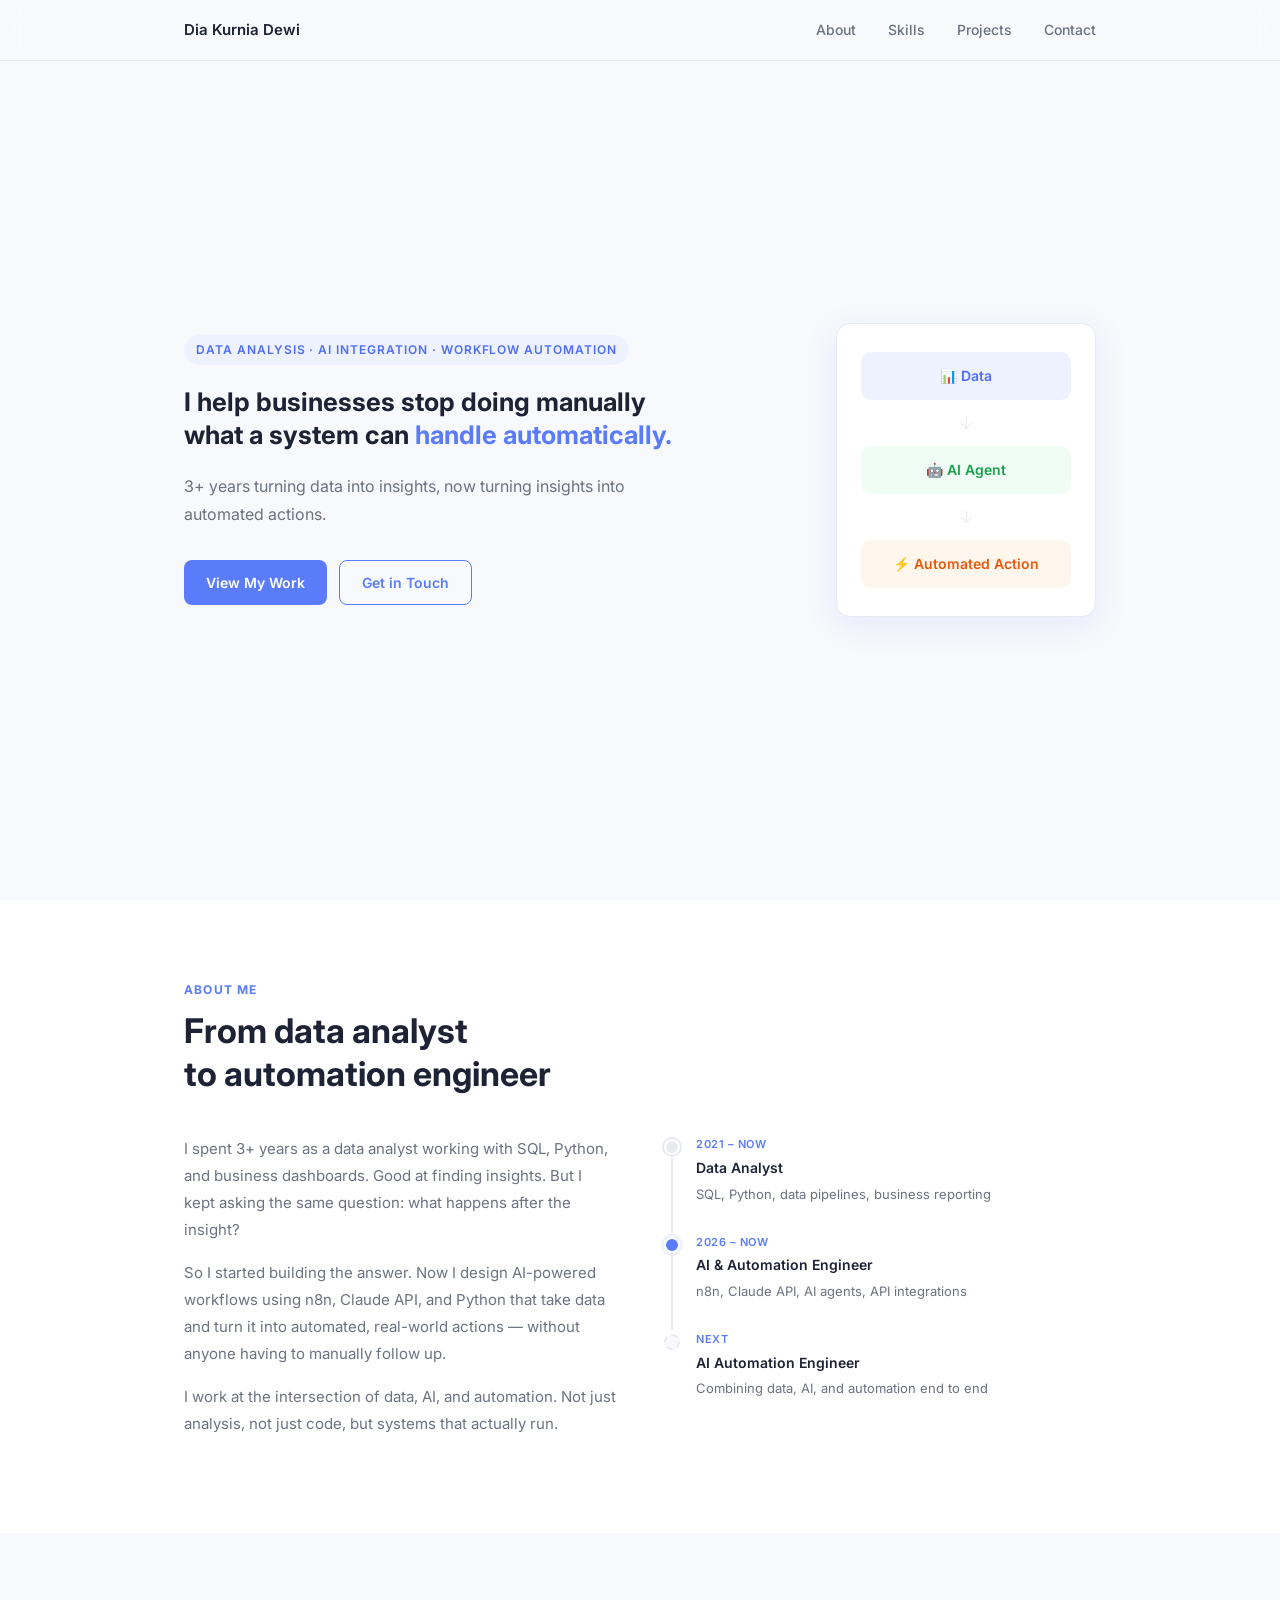
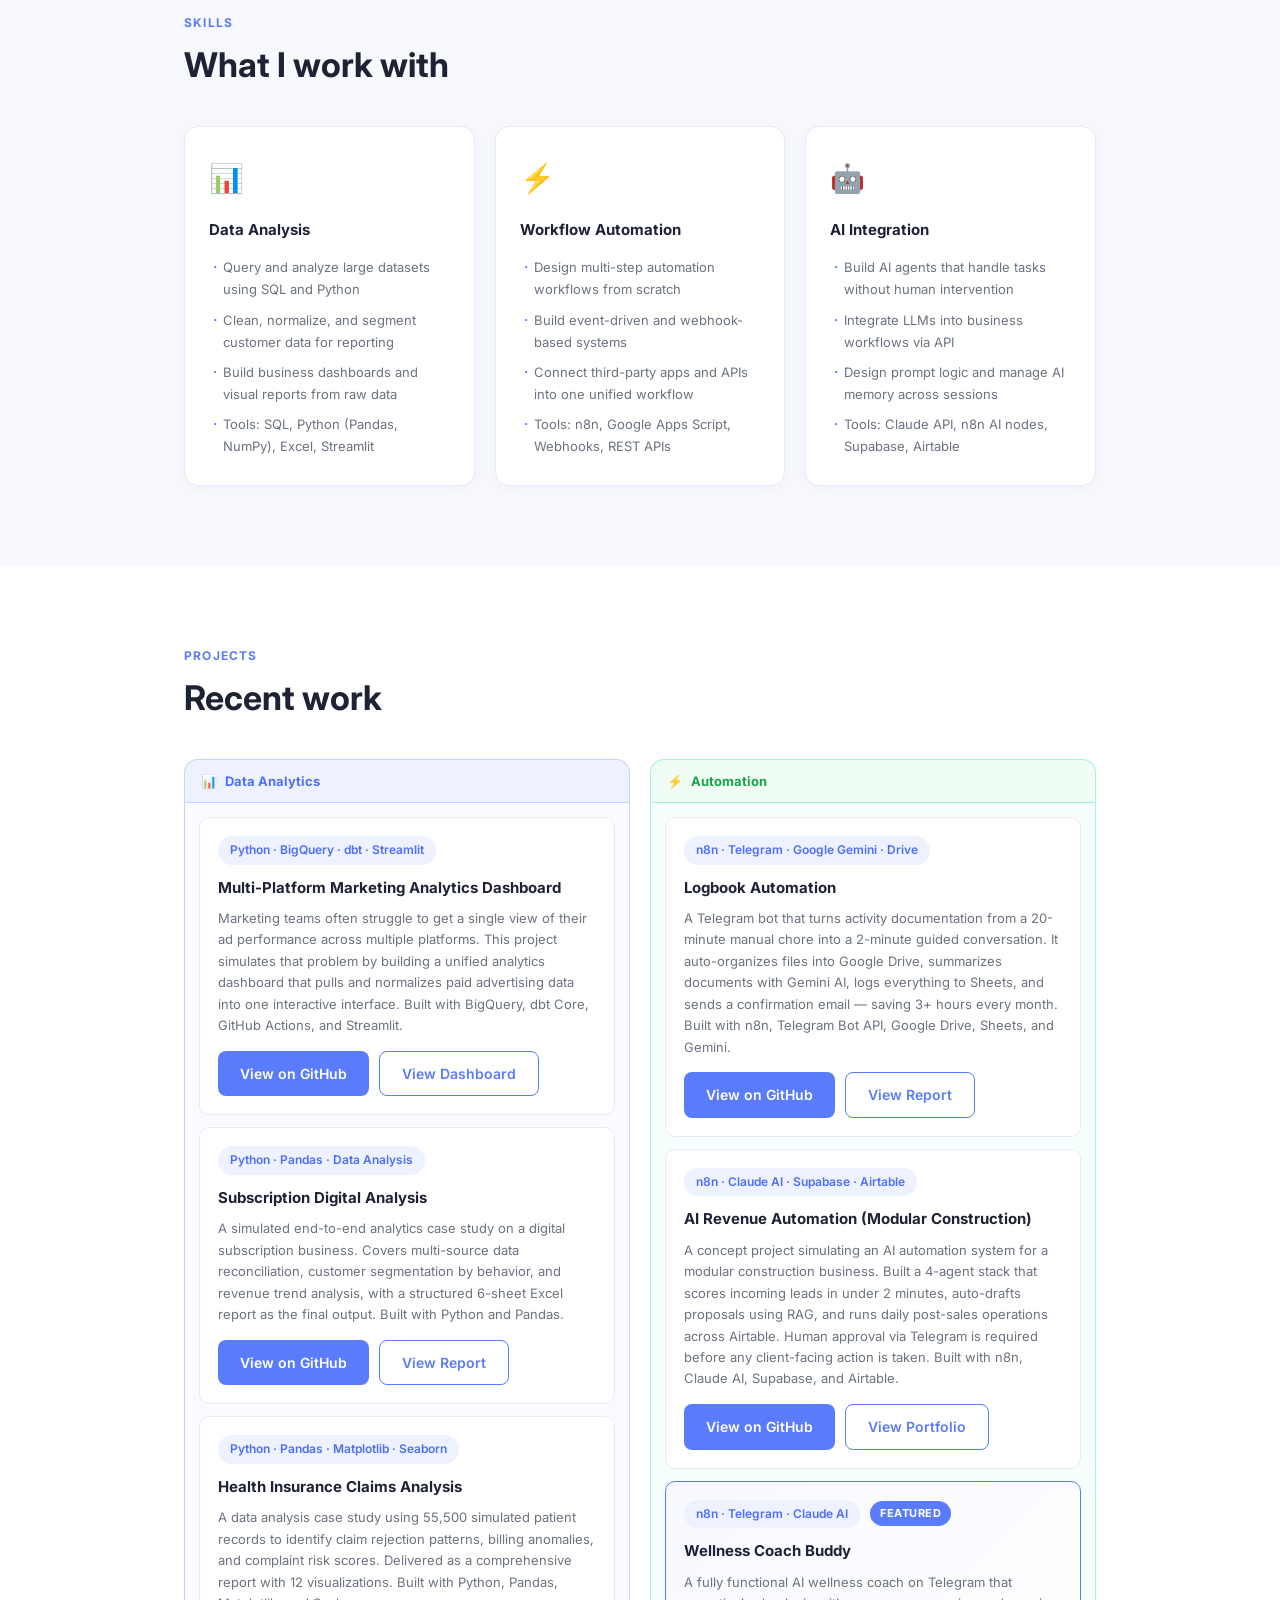
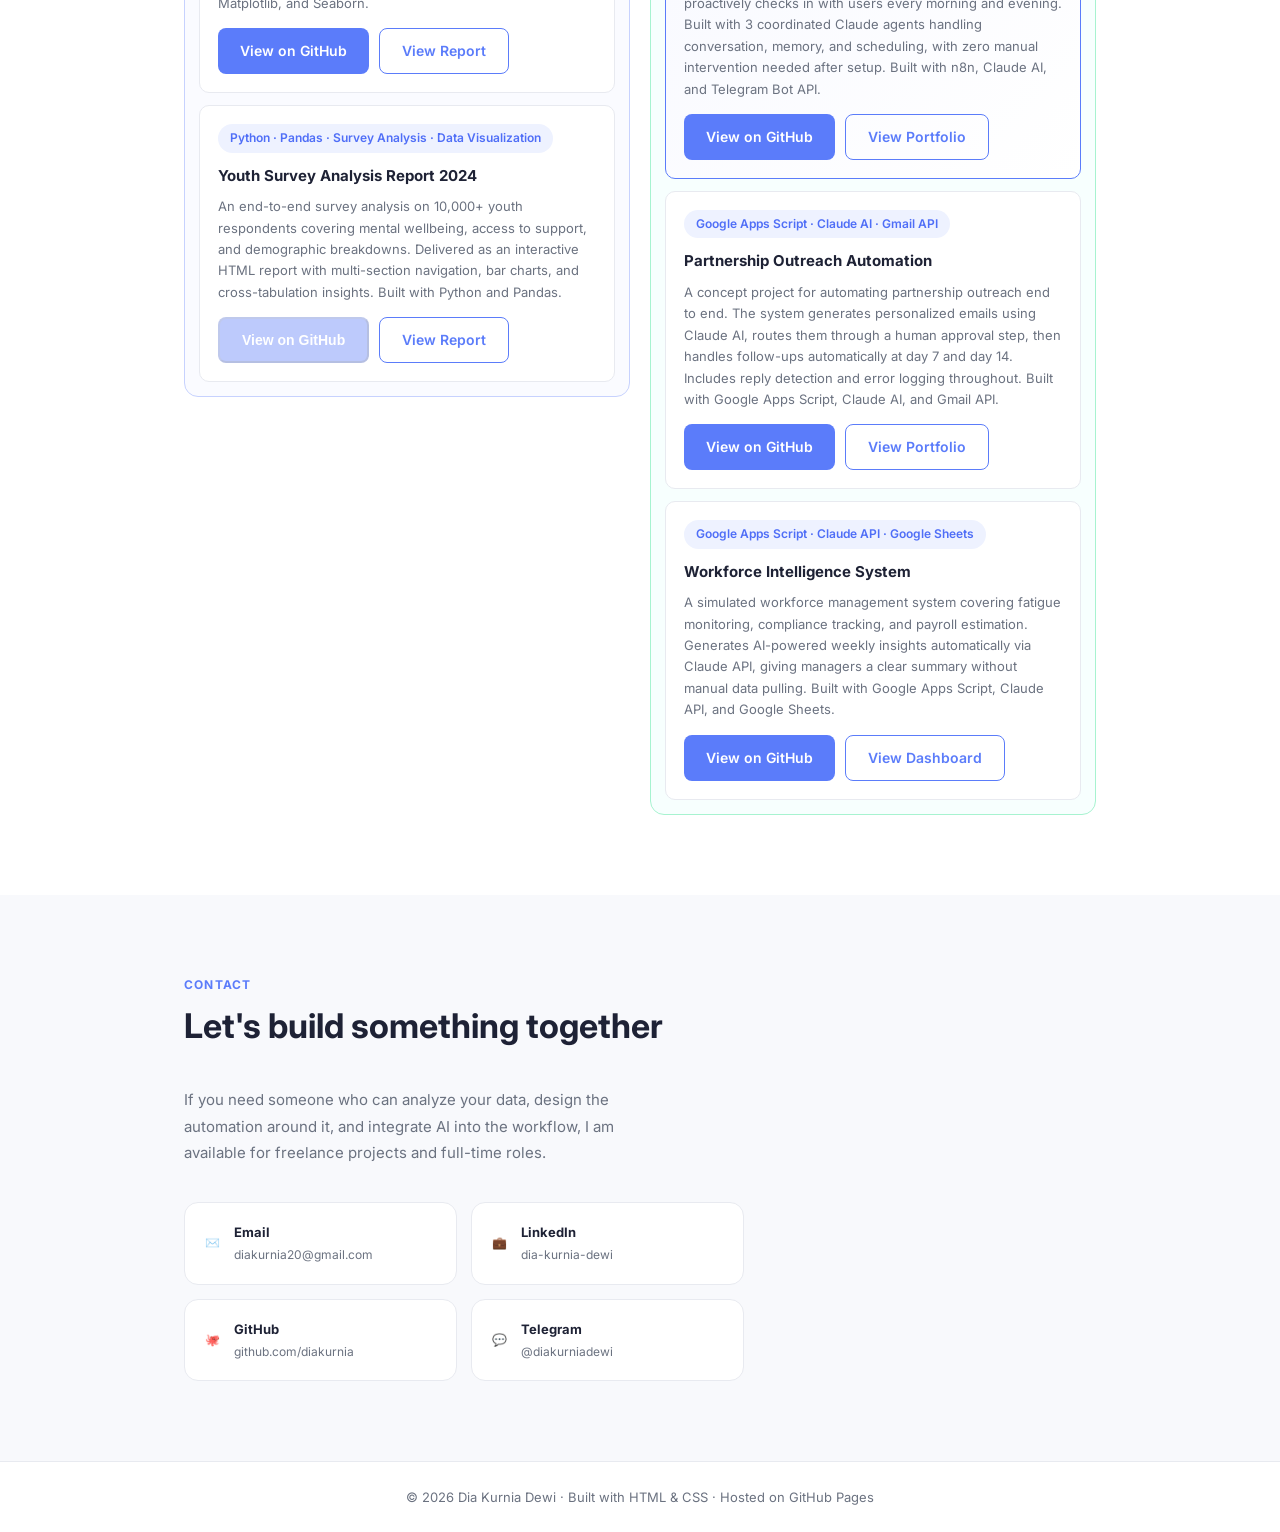
<file: index.html>
<!DOCTYPE html>
<html lang="en">
<head>
  <meta charset="UTF-8" />
  <meta name="viewport" content="width=device-width, initial-scale=1.0" />
  <title>Dia Kurnia Dewi — Portfolio</title>
  <link href="https://fonts.googleapis.com/css2?family=Inter:wght@300;400;500;600;700&display=swap" rel="stylesheet" />
  <link rel="stylesheet" href="style.css" />
</head>
<body>

  <!-- NAV -->
  <nav id="navbar">
    <div class="nav-inner">
      <span class="nav-logo">Dia Kurnia Dewi</span>
      <ul class="nav-links">
        <li><a href="#about">About</a></li>
        <li><a href="#skills">Skills</a></li>
        <li><a href="#projects">Projects</a></li>
        <li><a href="#contact">Contact</a></li>
      </ul>
    </div>
  </nav>

  <!-- HERO -->
  <section id="hero">
    <div class="hero-content">
      <p class="hero-tag">Data Analysis · AI Integration · Workflow Automation</p>
      <h1>I help businesses stop doing manually<br>what a system can <span class="accent">handle automatically.</span></h1>
      <p class="hero-sub">
        3+ years turning data into insights, now turning insights into automated actions.
      </p>
      <div class="hero-btns">
        <a href="#projects" class="btn-primary">View My Work</a>
        <a href="#contact" class="btn-outline">Get in Touch</a>
      </div>
    </div>
    <div class="hero-visual">
      <div class="flow-card">
        <div class="flow-step step-1">📊 Data</div>
        <div class="flow-arrow">↓</div>
        <div class="flow-step step-2">🤖 AI Agent</div>
        <div class="flow-arrow">↓</div>
        <div class="flow-step step-3">⚡ Automated Action</div>
      </div>
    </div>
  </section>

  <!-- ABOUT -->
  <section id="about">
    <div class="container">
      <div class="section-label">About Me</div>
      <h2 class="section-title">From data analyst<br>to automation engineer</h2>
      <div class="about-grid">
        <div class="about-text">
          <p>
            I spent 3+ years as a data analyst working with SQL, Python, and business dashboards.
            Good at finding insights. But I kept asking the same question: what happens after the insight?
          </p>
          <p>
            So I started building the answer. Now I design AI-powered workflows using n8n, Claude API,
            and Python that take data and turn it into automated, real-world actions — without anyone
            having to manually follow up.
          </p>
          <p>
            I work at the intersection of data, AI, and automation. Not just analysis, not just code,
            but systems that actually run.
          </p>
        </div>
        <div class="about-journey">
          <div class="journey-item">
            <div class="journey-dot"></div>
            <div class="journey-content">
              <span class="journey-year">2021 – Now</span>
              <strong>Data Analyst</strong>
              <p>SQL, Python, data pipelines, business reporting</p>
            </div>
          </div>
          <div class="journey-item">
            <div class="journey-dot active"></div>
            <div class="journey-content">
              <span class="journey-year">2026 – Now</span>
              <strong>AI & Automation Engineer</strong>
              <p>n8n, Claude API, AI agents, API integrations</p>
            </div>
          </div>
          <div class="journey-item">
            <div class="journey-dot future"></div>
            <div class="journey-content">
              <span class="journey-year">Next</span>
              <strong>AI Automation Engineer</strong>
              <p>Combining data, AI, and automation end to end</p>
            </div>
          </div>
        </div>
      </div>
    </div>
  </section>

  <!-- SKILLS -->
  <section id="skills">
    <div class="container">
      <div class="section-label">Skills</div>
      <h2 class="section-title">What I work with</h2>
      <div class="skills-grid">
        <div class="skill-card">
          <div class="skill-icon">📊</div>
          <h3>Data Analysis</h3>
          <ul>
            <li>Query and analyze large datasets using SQL and Python</li>
            <li>Clean, normalize, and segment customer data for reporting</li>
            <li>Build business dashboards and visual reports from raw data</li>
            <li>Tools: SQL, Python (Pandas, NumPy), Excel, Streamlit</li>
          </ul>
        </div>
        <div class="skill-card">
          <div class="skill-icon">⚡</div>
          <h3>Workflow Automation</h3>
          <ul>
            <li>Design multi-step automation workflows from scratch</li>
            <li>Build event-driven and webhook-based systems</li>
            <li>Connect third-party apps and APIs into one unified workflow</li>
            <li>Tools: n8n, Google Apps Script, Webhooks, REST APIs</li>
          </ul>
        </div>
        <div class="skill-card">
          <div class="skill-icon">🤖</div>
          <h3>AI Integration</h3>
          <ul>
            <li>Build AI agents that handle tasks without human intervention</li>
            <li>Integrate LLMs into business workflows via API</li>
            <li>Design prompt logic and manage AI memory across sessions</li>
            <li>Tools: Claude API, n8n AI nodes, Supabase, Airtable</li>
          </ul>
        </div>
      </div>
    </div>
  </section>

  <!-- PROJECTS -->
  <section id="projects">
    <div class="container">
      <div class="section-label">Projects</div>
      <h2 class="section-title">Recent work</h2>

      <div class="projects-columns">

        <!-- Left: Data Analytics -->
        <div class="projects-col">
          <div class="project-col-header analytics">
            <span>📊</span> Data Analytics
          </div>
          <div class="project-col-body analytics">
            <div class="project-card-compact">
              <div class="project-meta">
                <span class="project-tag">Python · BigQuery · dbt · Streamlit</span>
              </div>
              <h3>Multi-Platform Marketing Analytics Dashboard</h3>
              <p class="project-desc">
                Marketing teams often struggle to get a single view of their ad performance across multiple platforms.
                This project simulates that problem by building a unified analytics dashboard that pulls and normalizes
                paid advertising data into one interactive interface. Built with BigQuery, dbt Core, GitHub Actions, and Streamlit.
              </p>
              <div class="project-links">
                <a href="https://github.com/diakurnia/dataflow-live" target="_blank" class="btn-primary">View on GitHub</a>
                <a href="https://marketingdashboard123.streamlit.app/?page=overview" target="_blank" class="btn-outline">View Dashboard</a>
              </div>
            </div>
            <div class="project-card-compact">
              <div class="project-meta">
                <span class="project-tag">Python · Pandas · Data Analysis</span>
              </div>
              <h3>Subscription Digital Analysis</h3>
              <p class="project-desc">
                A simulated end-to-end analytics case study on a digital subscription business. Covers
                multi-source data reconciliation, customer segmentation by behavior, and revenue trend
                analysis, with a structured 6-sheet Excel report as the final output. Built with Python and Pandas.
              </p>
              <div class="project-links">
                <a href="https://github.com/diakurnia/subscription-analysis" target="_blank" class="btn-primary">View on GitHub</a>
                <a href="https://diakurnia.github.io/subscription-analysis-portfolio.html" target="_blank" class="btn-outline">View Report</a>
              </div>
            </div>
            <div class="project-card-compact">
              <div class="project-meta">
                <span class="project-tag">Python · Pandas · Matplotlib · Seaborn</span>
              </div>
              <h3>Health Insurance Claims Analysis</h3>
              <p class="project-desc">
                A data analysis case study using 55,500 simulated patient records to identify claim rejection
                patterns, billing anomalies, and complaint risk scores. Delivered as a comprehensive report
                with 12 visualizations. Built with Python, Pandas, Matplotlib, and Seaborn.
              </p>
              <div class="project-links">
                <a href="https://github.com/diakurnia/health-insurance-claims-analysis" target="_blank" class="btn-primary">View on GitHub</a>
                <a href="https://diakurnia.github.io/health-insurance-portfolio.html" target="_blank" class="btn-outline">View Report</a>
              </div>
            </div>
            <div class="project-card-compact">
              <div class="project-meta">
                <span class="project-tag">Python · Pandas · Survey Analysis · Data Visualization</span>
              </div>
              <h3>Youth Survey Analysis Report 2024</h3>
              <p class="project-desc">
                An end-to-end survey analysis on 10,000+ youth respondents covering mental wellbeing,
                access to support, and demographic breakdowns. Delivered as an interactive HTML report
                with multi-section navigation, bar charts, and cross-tabulation insights. Built with Python and Pandas.
              </p>
              <div class="project-links">
                <button class="btn-primary" disabled style="opacity:0.4;cursor:not-allowed;">View on GitHub</button>
                <a href="https://diakurnia.github.io/survey_report_sample.html" target="_blank" class="btn-outline">View Report</a>
              </div>
            </div>
          </div>
        </div>

        <!-- Right: Automation -->
        <div class="projects-col">
          <div class="project-col-header automation">
            <span>⚡</span> Automation
          </div>
          <div class="project-col-body automation">
            <div class="project-card-compact">
              <div class="project-meta">
                <span class="project-tag">n8n · Telegram · Google Gemini · Drive</span>
              </div>
              <h3>Logbook Automation</h3>
              <p class="project-desc">
                A Telegram bot that turns activity documentation from a 20-minute manual chore into a
                2-minute guided conversation. It auto-organizes files into Google Drive, summarizes
                documents with Gemini AI, logs everything to Sheets, and sends a confirmation email —
                saving 3+ hours every month. Built with n8n, Telegram Bot API, Google Drive, Sheets, and Gemini.
              </p>
              <div class="project-links">
                <a href="https://github.com/diakurnia/logbook-automation" target="_blank" class="btn-primary">View on GitHub</a>
                <a href="https://diakurnia.github.io/logbook-automation-portfolio.html" target="_blank" class="btn-outline">View Report</a>
              </div>
            </div>
            <div class="project-card-compact">
              <div class="project-meta">
                <span class="project-tag">n8n · Claude AI · Supabase · Airtable</span>
              </div>
              <h3>AI Revenue Automation (Modular Construction)</h3>
              <p class="project-desc">
                A concept project simulating an AI automation system for a modular construction business.
                Built a 4-agent stack that scores incoming leads in under 2 minutes, auto-drafts proposals
                using RAG, and runs daily post-sales operations across Airtable. Human approval via Telegram
                is required before any client-facing action is taken. Built with n8n, Claude AI, Supabase, and Airtable.
              </p>
              <div class="project-links">
                <a href="https://github.com/diakurnia/n8n-claude-agents" target="_blank" class="btn-primary">View on GitHub</a>
                <a href="https://diakurnia.github.io/modular-construction-portfolio.html" target="_blank" class="btn-outline">View Portfolio</a>
              </div>
            </div>
            <div class="project-card-compact featured">
              <div class="project-meta">
                <span class="project-tag">n8n · Telegram · Claude AI</span>
                <span class="project-badge">Featured</span>
              </div>
              <h3>Wellness Coach Buddy</h3>
              <p class="project-desc">
                A fully functional AI wellness coach on Telegram that proactively checks in with users every
                morning and evening. Built with 3 coordinated Claude agents handling conversation, memory,
                and scheduling, with zero manual intervention needed after setup.
                Built with n8n, Claude AI, and Telegram Bot API.
              </p>
              <div class="project-links">
                <a href="https://github.com/diakurnia/wellness-coach-buddy" target="_blank" class="btn-primary">View on GitHub</a>
                <a href="https://diakurnia.github.io/wellness-coach-portfolio.html" target="_blank" class="btn-outline">View Portfolio</a>
              </div>
            </div>
            <div class="project-card-compact">
              <div class="project-meta">
                <span class="project-tag">Google Apps Script · Claude AI · Gmail API</span>
              </div>
              <h3>Partnership Outreach Automation</h3>
              <p class="project-desc">
                A concept project for automating partnership outreach end to end. The system generates
                personalized emails using Claude AI, routes them through a human approval step, then
                handles follow-ups automatically at day 7 and day 14. Includes reply detection and
                error logging throughout. Built with Google Apps Script, Claude AI, and Gmail API.
              </p>
              <div class="project-links">
                <a href="https://github.com/diakurnia/partnership-outreach-automation" target="_blank" class="btn-primary">View on GitHub</a>
                <a href="https://diakurnia.github.io/partnership-outreach-portfolio.html" target="_blank" class="btn-outline">View Portfolio</a>
              </div>
            </div>
            <div class="project-card-compact">
              <div class="project-meta">
                <span class="project-tag">Google Apps Script · Claude API · Google Sheets</span>
              </div>
              <h3>Workforce Intelligence System</h3>
              <p class="project-desc">
                A simulated workforce management system covering fatigue monitoring, compliance tracking,
                and payroll estimation. Generates AI-powered weekly insights automatically via Claude API,
                giving managers a clear summary without manual data pulling.
                Built with Google Apps Script, Claude API, and Google Sheets.
              </p>
              <div class="project-links">
                <a href="https://github.com/diakurnia/workforce-intelligence-system" target="_blank" class="btn-primary">View on GitHub</a>
                <a href="https://script.google.com/macros/s/AKfycbw7_mxs_ZEF95HBrIKw3lfKIyZtxHZi2OGVCesjSK2MUguU-35CZhqUBRKnMmNMwNh-/exec" target="_blank" class="btn-outline">View Dashboard</a>
              </div>
            </div>
          </div>
        </div>

      </div>
    </div>
  </section>

  <!-- CONTACT -->
  <section id="contact">
    <div class="container">
      <div class="section-label">Contact</div>
      <h2 class="section-title">Let's build something together</h2>
      <p class="contact-sub">
        If you need someone who can analyze your data, design the automation around it,
        and integrate AI into the workflow, I am available for freelance projects and full-time roles.
      </p>
      <div class="contact-links">
        <a href="mailto:diakurnia20@gmail.com" class="contact-card">
          <span class="contact-icon">✉️</span>
          <div>
            <strong>Email</strong>
            <span>diakurnia20@gmail.com</span>
          </div>
        </a>
        <a href="https://www.linkedin.com/in/dia-kurnia-dewi/" target="_blank" class="contact-card">
          <span class="contact-icon">💼</span>
          <div>
            <strong>LinkedIn</strong>
            <span>dia-kurnia-dewi</span>
          </div>
        </a>
        <a href="https://github.com/diakurnia" target="_blank" class="contact-card">
          <span class="contact-icon">🐙</span>
          <div>
            <strong>GitHub</strong>
            <span>github.com/diakurnia</span>
          </div>
        </a>
        <a href="https://t.me/diakurniadewi" target="_blank" class="contact-card">
          <span class="contact-icon">💬</span>
          <div>
            <strong>Telegram</strong>
            <span>@diakurniadewi</span>
          </div>
        </a>
      </div>
    </div>
  </section>

  <!-- FOOTER -->
  <footer>
    <div class="container">
      <p>© 2026 Dia Kurnia Dewi · Built with HTML & CSS · Hosted on GitHub Pages</p>
    </div>
  </footer>

  <script src="script.js"></script>
</body>
</html>
</file>
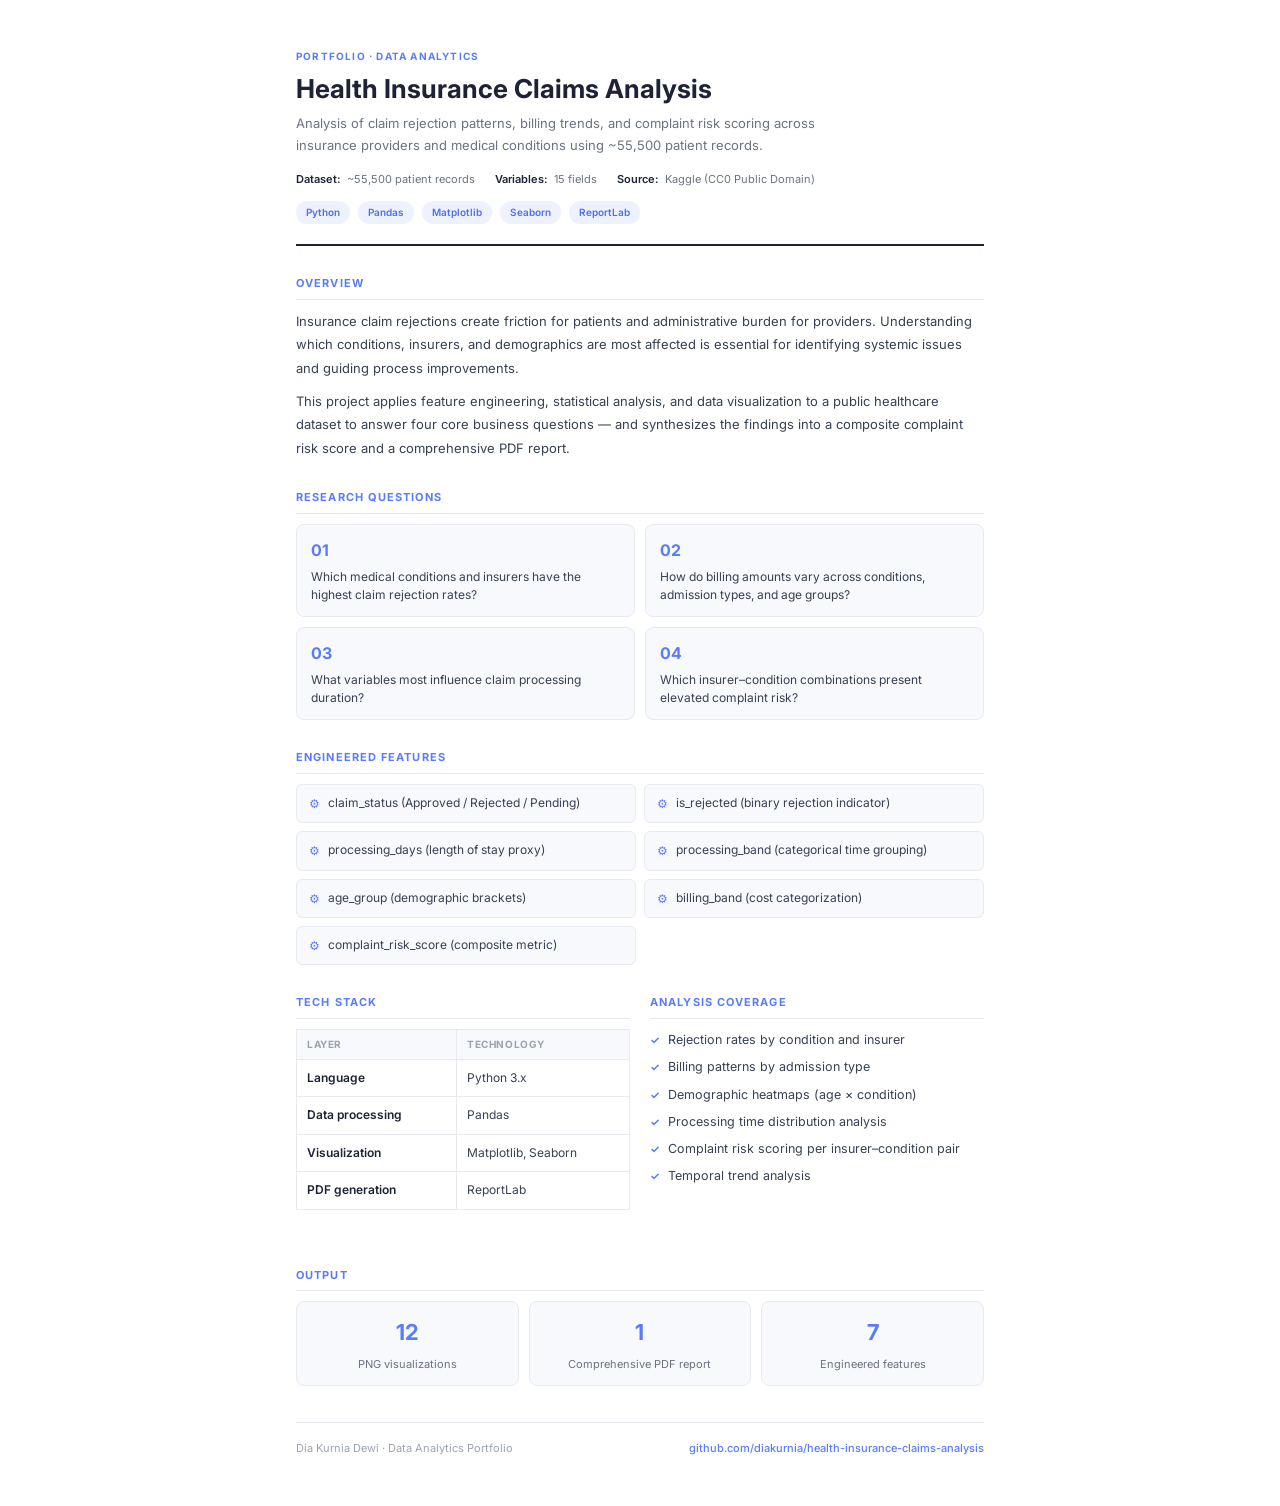
<file: health-insurance-portfolio.html>
<!DOCTYPE html>
<html lang="en">
<head>
  <meta charset="UTF-8" />
  <meta name="viewport" content="width=device-width, initial-scale=1.0" />
  <title>Health Insurance Claims Analysis — Portfolio</title>
  <link href="https://fonts.googleapis.com/css2?family=Inter:wght@300;400;500;600;700&display=swap" rel="stylesheet" />
  <style>
    * { box-sizing: border-box; margin: 0; padding: 0; }
    body {
      font-family: 'Inter', sans-serif;
      background: #fff;
      color: #1E2235;
      font-size: 13px;
      line-height: 1.7;
      padding: 48px 56px;
      max-width: 800px;
      margin: 0 auto;
    }
    .header { border-bottom: 2px solid #1E2235; padding-bottom: 20px; margin-bottom: 28px; }
    .header-tag { font-size: 10px; font-weight: 700; letter-spacing: 0.12em; text-transform: uppercase; color: #5B7CFA; margin-bottom: 8px; }
    .header h1 { font-size: 26px; font-weight: 700; line-height: 1.2; margin-bottom: 8px; }
    .header-sub { font-size: 13px; color: #6B7280; max-width: 560px; }
    .header-meta { display: flex; gap: 20px; margin-top: 14px; flex-wrap: wrap; }
    .meta-item { display: flex; align-items: center; gap: 6px; font-size: 11px; color: #6B7280; }
    .meta-item strong { color: #1E2235; font-weight: 600; }
    .tag-row { display: flex; gap: 8px; flex-wrap: wrap; margin-top: 12px; }
    .tag { font-size: 10px; font-weight: 600; background: #EEF2FF; color: #4F6EF7; padding: 3px 10px; border-radius: 20px; }
    .section { margin-bottom: 28px; }
    .section-title { font-size: 11px; font-weight: 700; letter-spacing: 0.1em; text-transform: uppercase; color: #5B7CFA; margin-bottom: 10px; padding-bottom: 6px; border-bottom: 1px solid #E8EAF0; }
    .overview p { color: #374151; line-height: 1.8; margin-bottom: 10px; }
    .two-col { display: grid; grid-template-columns: 1fr 1fr; gap: 20px; margin-bottom: 28px; }
    .feature-list { list-style: none; display: flex; flex-direction: column; gap: 6px; }
    .feature-list li { display: flex; align-items: flex-start; gap: 8px; font-size: 12.5px; color: #374151; }
    .feature-list li::before { content: '✓'; color: #5B7CFA; font-weight: 700; font-size: 11px; margin-top: 2px; flex-shrink: 0; }
    .research-grid { display: grid; grid-template-columns: 1fr 1fr; gap: 10px; }
    .research-card { background: #F8F9FC; border: 1px solid #E8EAF0; border-radius: 8px; padding: 12px 14px; }
    .research-card .num { font-size: 16px; font-weight: 700; color: #5B7CFA; margin-bottom: 4px; }
    .research-card .question { font-size: 12px; color: #374151; line-height: 1.5; }
    .features-grid { display: grid; grid-template-columns: 1fr 1fr; gap: 8px; }
    .feature-item { display: flex; align-items: flex-start; gap: 8px; font-size: 12px; color: #374151; background: #F8F9FC; border: 1px solid #E8EAF0; border-radius: 6px; padding: 8px 12px; }
    .feature-item::before { content: '⚙'; font-size: 12px; color: #5B7CFA; margin-top: 1px; }
    .tech-table { width: 100%; border-collapse: collapse; }
    .tech-table th { text-align: left; font-size: 10px; font-weight: 700; letter-spacing: 0.06em; text-transform: uppercase; color: #9CA3AF; padding: 6px 10px; background: #F8F9FC; border: 1px solid #E8EAF0; }
    .tech-table td { padding: 8px 10px; font-size: 12px; color: #374151; border: 1px solid #E8EAF0; vertical-align: top; }
    .tech-table td:first-child { font-weight: 600; color: #1E2235; width: 160px; }
    .output-grid { display: grid; grid-template-columns: repeat(3, 1fr); gap: 10px; }
    .output-card { background: #F8F9FC; border: 1px solid #E8EAF0; border-radius: 8px; padding: 12px 14px; text-align: center; }
    .output-card .num { font-size: 22px; font-weight: 700; color: #5B7CFA; }
    .output-card .label { font-size: 11px; color: #6B7280; margin-top: 3px; }
    .arch-note { background: #F0F9FF; border-left: 3px solid #0284C7; padding: 12px 16px; border-radius: 0 8px 8px 0; font-size: 12.5px; color: #374151; }
    .arch-note strong { color: #0284C7; }
    .footer { margin-top: 36px; padding-top: 16px; border-top: 1px solid #E8EAF0; display: flex; justify-content: space-between; align-items: center; }
    .footer span { font-size: 11px; color: #9CA3AF; }
    .footer a { font-size: 11px; color: #5B7CFA; text-decoration: none; font-weight: 500; }
  </style>
</head>
<body>

  <div class="header">
    <div class="header-tag">Portfolio · Data Analytics</div>
    <h1>Health Insurance Claims Analysis</h1>
    <p class="header-sub">
      Analysis of claim rejection patterns, billing trends, and complaint risk scoring
      across insurance providers and medical conditions using ~55,500 patient records.
    </p>
    <div class="header-meta">
      <div class="meta-item"><strong>Dataset:</strong> ~55,500 patient records</div>
      <div class="meta-item"><strong>Variables:</strong> 15 fields</div>
      <div class="meta-item"><strong>Source:</strong> Kaggle (CC0 Public Domain)</div>
    </div>
    <div class="tag-row">
      <span class="tag">Python</span>
      <span class="tag">Pandas</span>
      <span class="tag">Matplotlib</span>
      <span class="tag">Seaborn</span>
      <span class="tag">ReportLab</span>
    </div>
  </div>

  <div class="section overview">
    <div class="section-title">Overview</div>
    <p>
      Insurance claim rejections create friction for patients and administrative burden for providers.
      Understanding which conditions, insurers, and demographics are most affected is essential for
      identifying systemic issues and guiding process improvements.
    </p>
    <p>
      This project applies feature engineering, statistical analysis, and data visualization to a
      public healthcare dataset to answer four core business questions — and synthesizes the findings
      into a composite complaint risk score and a comprehensive PDF report.
    </p>
  </div>

  <div class="section">
    <div class="section-title">Research Questions</div>
    <div class="research-grid">
      <div class="research-card">
        <div class="num">01</div>
        <div class="question">Which medical conditions and insurers have the highest claim rejection rates?</div>
      </div>
      <div class="research-card">
        <div class="num">02</div>
        <div class="question">How do billing amounts vary across conditions, admission types, and age groups?</div>
      </div>
      <div class="research-card">
        <div class="num">03</div>
        <div class="question">What variables most influence claim processing duration?</div>
      </div>
      <div class="research-card">
        <div class="num">04</div>
        <div class="question">Which insurer–condition combinations present elevated complaint risk?</div>
      </div>
    </div>
  </div>

  <div class="section">
    <div class="section-title">Engineered Features</div>
    <div class="features-grid">
      <div class="feature-item">claim_status (Approved / Rejected / Pending)</div>
      <div class="feature-item">is_rejected (binary rejection indicator)</div>
      <div class="feature-item">processing_days (length of stay proxy)</div>
      <div class="feature-item">processing_band (categorical time grouping)</div>
      <div class="feature-item">age_group (demographic brackets)</div>
      <div class="feature-item">billing_band (cost categorization)</div>
      <div class="feature-item">complaint_risk_score (composite metric)</div>
    </div>
  </div>

  <div class="two-col">
    <div class="section">
      <div class="section-title">Tech Stack</div>
      <table class="tech-table">
        <thead><tr><th>Layer</th><th>Technology</th></tr></thead>
        <tbody>
          <tr><td>Language</td><td>Python 3.x</td></tr>
          <tr><td>Data processing</td><td>Pandas</td></tr>
          <tr><td>Visualization</td><td>Matplotlib, Seaborn</td></tr>
          <tr><td>PDF generation</td><td>ReportLab</td></tr>
        </tbody>
      </table>
    </div>
    <div class="section">
      <div class="section-title">Analysis Coverage</div>
      <ul class="feature-list">
        <li>Rejection rates by condition and insurer</li>
        <li>Billing patterns by admission type</li>
        <li>Demographic heatmaps (age × condition)</li>
        <li>Processing time distribution analysis</li>
        <li>Complaint risk scoring per insurer–condition pair</li>
        <li>Temporal trend analysis</li>
      </ul>
    </div>
  </div>

  <div class="section">
    <div class="section-title">Output</div>
    <div class="output-grid">
      <div class="output-card">
        <div class="num">12</div>
        <div class="label">PNG visualizations</div>
      </div>
      <div class="output-card">
        <div class="num">1</div>
        <div class="label">Comprehensive PDF report</div>
      </div>
      <div class="output-card">
        <div class="num">7</div>
        <div class="label">Engineered features</div>
      </div>
    </div>
  </div>

  <div class="footer">
    <span>Dia Kurnia Dewi · Data Analytics Portfolio</span>
    <a href="https://github.com/diakurnia/health-insurance-claims-analysis" target="_blank">github.com/diakurnia/health-insurance-claims-analysis</a>
  </div>

</body>
</html>
</file>
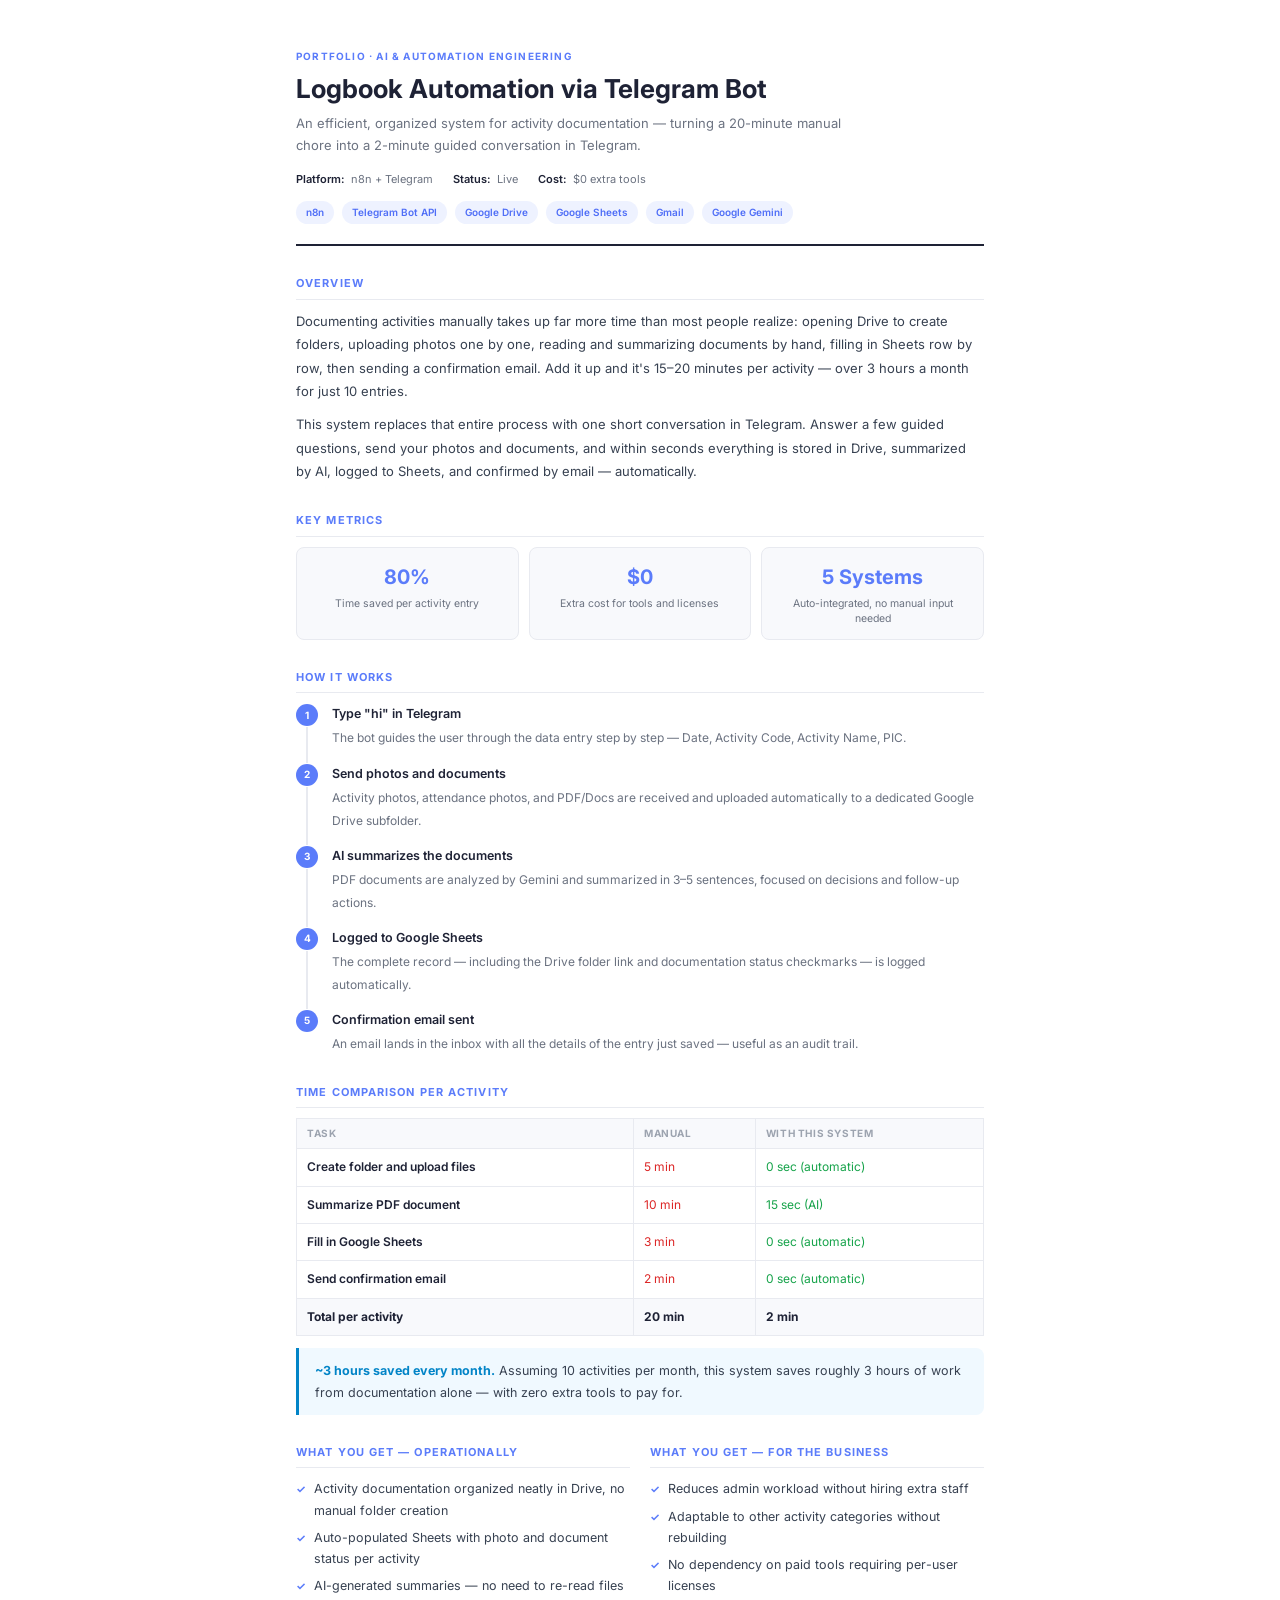
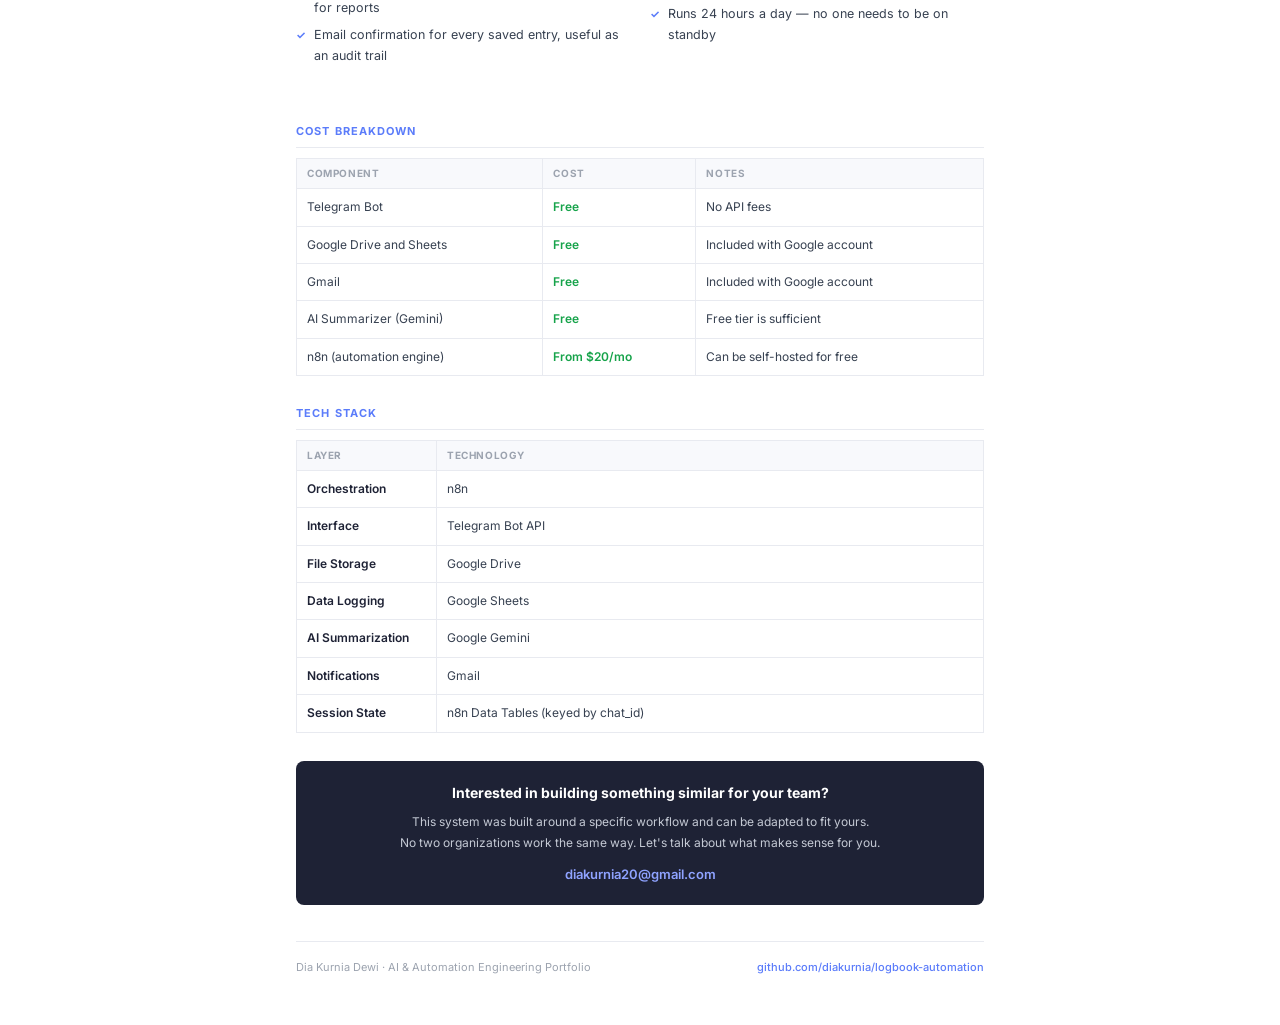
<file: logbook-automation-portfolio.html>
<!DOCTYPE html>
<html lang="en">
<head>
  <meta charset="UTF-8" />
  <meta name="viewport" content="width=device-width, initial-scale=1.0" />
  <title>Logbook Automation — Portfolio</title>
  <link href="https://fonts.googleapis.com/css2?family=Inter:wght@300;400;500;600;700&display=swap" rel="stylesheet" />
  <style>
    * { box-sizing: border-box; margin: 0; padding: 0; }
    body {
      font-family: 'Inter', sans-serif;
      background: #fff;
      color: #1E2235;
      font-size: 13px;
      line-height: 1.7;
      padding: 48px 56px;
      max-width: 800px;
      margin: 0 auto;
    }
    .header { border-bottom: 2px solid #1E2235; padding-bottom: 20px; margin-bottom: 28px; }
    .header-tag { font-size: 10px; font-weight: 700; letter-spacing: 0.12em; text-transform: uppercase; color: #5B7CFA; margin-bottom: 8px; }
    .header h1 { font-size: 26px; font-weight: 700; line-height: 1.2; margin-bottom: 8px; }
    .header-sub { font-size: 13px; color: #6B7280; max-width: 560px; }
    .header-meta { display: flex; gap: 20px; margin-top: 14px; flex-wrap: wrap; }
    .meta-item { display: flex; align-items: center; gap: 6px; font-size: 11px; color: #6B7280; }
    .meta-item strong { color: #1E2235; font-weight: 600; }
    .tag-row { display: flex; gap: 8px; flex-wrap: wrap; margin-top: 12px; }
    .tag { font-size: 10px; font-weight: 600; background: #EEF2FF; color: #4F6EF7; padding: 3px 10px; border-radius: 20px; }
    .section { margin-bottom: 28px; }
    .section-title { font-size: 11px; font-weight: 700; letter-spacing: 0.1em; text-transform: uppercase; color: #5B7CFA; margin-bottom: 10px; padding-bottom: 6px; border-bottom: 1px solid #E8EAF0; }
    .overview p { color: #374151; line-height: 1.8; margin-bottom: 10px; }
    .two-col { display: grid; grid-template-columns: 1fr 1fr; gap: 20px; margin-bottom: 28px; }
    .feature-list { list-style: none; display: flex; flex-direction: column; gap: 6px; }
    .feature-list li { display: flex; align-items: flex-start; gap: 8px; font-size: 12.5px; color: #374151; }
    .feature-list li::before { content: '✓'; color: #5B7CFA; font-weight: 700; font-size: 11px; margin-top: 2px; flex-shrink: 0; }
    .workflow { display: flex; flex-direction: column; gap: 0; }
    .workflow-step { display: flex; gap: 14px; align-items: flex-start; position: relative; padding-bottom: 14px; }
    .workflow-step:last-child { padding-bottom: 0; }
    .step-num { width: 22px; height: 22px; border-radius: 50%; background: #5B7CFA; color: #fff; font-size: 10px; font-weight: 700; display: flex; align-items: center; justify-content: center; flex-shrink: 0; margin-top: 1px; }
    .workflow-step:not(:last-child) .step-num::after { content: ''; position: absolute; left: 10px; top: 24px; bottom: 0; width: 1.5px; background: #E8EAF0; }
    .step-content strong { display: block; font-size: 12.5px; font-weight: 600; color: #1E2235; margin-bottom: 2px; }
    .step-content span { font-size: 12px; color: #6B7280; }
    .stats-grid { display: grid; grid-template-columns: repeat(3, 1fr); gap: 10px; }
    .stat-card { background: #F8F9FC; border: 1px solid #E8EAF0; border-radius: 8px; padding: 12px 14px; text-align: center; }
    .stat-card .value { font-size: 20px; font-weight: 700; color: #5B7CFA; }
    .stat-card .label { font-size: 10.5px; color: #6B7280; margin-top: 3px; line-height: 1.4; }
    .tech-table, .compare-table, .cost-table { width: 100%; border-collapse: collapse; }
    .tech-table th, .compare-table th, .cost-table th { text-align: left; font-size: 10px; font-weight: 700; letter-spacing: 0.06em; text-transform: uppercase; color: #9CA3AF; padding: 6px 10px; background: #F8F9FC; border: 1px solid #E8EAF0; }
    .tech-table td, .compare-table td, .cost-table td { padding: 8px 10px; font-size: 12px; color: #374151; border: 1px solid #E8EAF0; vertical-align: top; }
    .tech-table td:first-child { font-weight: 600; color: #1E2235; width: 140px; }
    .compare-table td:first-child { font-weight: 600; color: #1E2235; }
    .compare-table tr:last-child td { font-weight: 700; color: #1E2235; background: #F8F9FC; }
    .compare-table td:nth-child(2) { color: #DC2626; }
    .compare-table td:nth-child(3) { color: #16A34A; }
    .cost-table td:nth-child(2) { color: #16A34A; font-weight: 600; }
    .arch-note { background: #F0F9FF; border-left: 3px solid #0284C7; padding: 12px 16px; border-radius: 0 8px 8px 0; font-size: 12.5px; color: #374151; }
    .arch-note strong { color: #0284C7; }
    .cta-note { background: #1E2235; color: #fff; border-radius: 8px; padding: 20px 24px; text-align: center; }
    .cta-note h3 { font-size: 14px; margin-bottom: 8px; }
    .cta-note p { font-size: 12px; color: #C4C9D4; margin-bottom: 10px; }
    .cta-note a { color: #8FA3FF; font-weight: 600; text-decoration: none; }
    .footer { margin-top: 36px; padding-top: 16px; border-top: 1px solid #E8EAF0; display: flex; justify-content: space-between; align-items: center; }
    .footer span { font-size: 11px; color: #9CA3AF; }
    .footer a { font-size: 11px; color: #5B7CFA; text-decoration: none; font-weight: 500; }
  </style>
</head>
<body>

  <div class="header">
    <div class="header-tag">Portfolio · AI & Automation Engineering</div>
    <h1>Logbook Automation via Telegram Bot</h1>
    <p class="header-sub">
      An efficient, organized system for activity documentation — turning a 20-minute manual chore
      into a 2-minute guided conversation in Telegram.
    </p>
    <div class="header-meta">
      <div class="meta-item"><strong>Platform:</strong> n8n + Telegram</div>
      <div class="meta-item"><strong>Status:</strong> Live</div>
      <div class="meta-item"><strong>Cost:</strong> $0 extra tools</div>
    </div>
    <div class="tag-row">
      <span class="tag">n8n</span>
      <span class="tag">Telegram Bot API</span>
      <span class="tag">Google Drive</span>
      <span class="tag">Google Sheets</span>
      <span class="tag">Gmail</span>
      <span class="tag">Google Gemini</span>
    </div>
  </div>

  <div class="section overview">
    <div class="section-title">Overview</div>
    <p>
      Documenting activities manually takes up far more time than most people realize: opening Drive to
      create folders, uploading photos one by one, reading and summarizing documents by hand, filling in
      Sheets row by row, then sending a confirmation email. Add it up and it's 15–20 minutes per activity —
      over 3 hours a month for just 10 entries.
    </p>
    <p>
      This system replaces that entire process with one short conversation in Telegram. Answer a few
      guided questions, send your photos and documents, and within seconds everything is stored in Drive,
      summarized by AI, logged to Sheets, and confirmed by email — automatically.
    </p>
  </div>

  <div class="section">
    <div class="section-title">Key Metrics</div>
    <div class="stats-grid">
      <div class="stat-card">
        <div class="value">80%</div>
        <div class="label">Time saved per activity entry</div>
      </div>
      <div class="stat-card">
        <div class="value">$0</div>
        <div class="label">Extra cost for tools and licenses</div>
      </div>
      <div class="stat-card">
        <div class="value">5 Systems</div>
        <div class="label">Auto-integrated, no manual input needed</div>
      </div>
    </div>
  </div>

  <div class="section">
    <div class="section-title">How It Works</div>
    <div class="workflow">
      <div class="workflow-step">
        <div class="step-num">1</div>
        <div class="step-content">
          <strong>Type "hi" in Telegram</strong>
          <span>The bot guides the user through the data entry step by step — Date, Activity Code, Activity Name, PIC.</span>
        </div>
      </div>
      <div class="workflow-step">
        <div class="step-num">2</div>
        <div class="step-content">
          <strong>Send photos and documents</strong>
          <span>Activity photos, attendance photos, and PDF/Docs are received and uploaded automatically to a dedicated Google Drive subfolder.</span>
        </div>
      </div>
      <div class="workflow-step">
        <div class="step-num">3</div>
        <div class="step-content">
          <strong>AI summarizes the documents</strong>
          <span>PDF documents are analyzed by Gemini and summarized in 3–5 sentences, focused on decisions and follow-up actions.</span>
        </div>
      </div>
      <div class="workflow-step">
        <div class="step-num">4</div>
        <div class="step-content">
          <strong>Logged to Google Sheets</strong>
          <span>The complete record — including the Drive folder link and documentation status checkmarks — is logged automatically.</span>
        </div>
      </div>
      <div class="workflow-step">
        <div class="step-num">5</div>
        <div class="step-content">
          <strong>Confirmation email sent</strong>
          <span>An email lands in the inbox with all the details of the entry just saved — useful as an audit trail.</span>
        </div>
      </div>
    </div>
  </div>

  <div class="section">
    <div class="section-title">Time Comparison per Activity</div>
    <table class="compare-table">
      <thead><tr><th>Task</th><th>Manual</th><th>With This System</th></tr></thead>
      <tbody>
        <tr><td>Create folder and upload files</td><td>5 min</td><td>0 sec (automatic)</td></tr>
        <tr><td>Summarize PDF document</td><td>10 min</td><td>15 sec (AI)</td></tr>
        <tr><td>Fill in Google Sheets</td><td>3 min</td><td>0 sec (automatic)</td></tr>
        <tr><td>Send confirmation email</td><td>2 min</td><td>0 sec (automatic)</td></tr>
        <tr><td>Total per activity</td><td>20 min</td><td>2 min</td></tr>
      </tbody>
    </table>
    <div class="arch-note" style="margin-top: 12px;">
      <strong>~3 hours saved every month.</strong> Assuming 10 activities per month, this system saves
      roughly 3 hours of work from documentation alone — with zero extra tools to pay for.
    </div>
  </div>

  <div class="two-col">
    <div class="section">
      <div class="section-title">What You Get — Operationally</div>
      <ul class="feature-list">
        <li>Activity documentation organized neatly in Drive, no manual folder creation</li>
        <li>Auto-populated Sheets with photo and document status per activity</li>
        <li>AI-generated summaries — no need to re-read files for reports</li>
        <li>Email confirmation for every saved entry, useful as an audit trail</li>
      </ul>
    </div>
    <div class="section">
      <div class="section-title">What You Get — For the Business</div>
      <ul class="feature-list">
        <li>Reduces admin workload without hiring extra staff</li>
        <li>Adaptable to other activity categories without rebuilding</li>
        <li>No dependency on paid tools requiring per-user licenses</li>
        <li>Runs 24 hours a day — no one needs to be on standby</li>
      </ul>
    </div>
  </div>

  <div class="section">
    <div class="section-title">Cost Breakdown</div>
    <table class="cost-table">
      <thead><tr><th>Component</th><th>Cost</th><th>Notes</th></tr></thead>
      <tbody>
        <tr><td>Telegram Bot</td><td>Free</td><td>No API fees</td></tr>
        <tr><td>Google Drive and Sheets</td><td>Free</td><td>Included with Google account</td></tr>
        <tr><td>Gmail</td><td>Free</td><td>Included with Google account</td></tr>
        <tr><td>AI Summarizer (Gemini)</td><td>Free</td><td>Free tier is sufficient</td></tr>
        <tr><td>n8n (automation engine)</td><td>From $20/mo</td><td>Can be self-hosted for free</td></tr>
      </tbody>
    </table>
  </div>

  <div class="section">
    <div class="section-title">Tech Stack</div>
    <table class="tech-table">
      <thead><tr><th>Layer</th><th>Technology</th></tr></thead>
      <tbody>
        <tr><td>Orchestration</td><td>n8n</td></tr>
        <tr><td>Interface</td><td>Telegram Bot API</td></tr>
        <tr><td>File Storage</td><td>Google Drive</td></tr>
        <tr><td>Data Logging</td><td>Google Sheets</td></tr>
        <tr><td>AI Summarization</td><td>Google Gemini</td></tr>
        <tr><td>Notifications</td><td>Gmail</td></tr>
        <tr><td>Session State</td><td>n8n Data Tables (keyed by chat_id)</td></tr>
      </tbody>
    </table>
  </div>

  <div class="section">
    <div class="cta-note">
      <h3>Interested in building something similar for your team?</h3>
      <p>This system was built around a specific workflow and can be adapted to fit yours.<br>No two organizations work the same way. Let's talk about what makes sense for you.</p>
      <a href="mailto:diakurnia20@gmail.com">diakurnia20@gmail.com</a>
    </div>
  </div>

  <div class="footer">
    <span>Dia Kurnia Dewi · AI & Automation Engineering Portfolio</span>
    <a href="https://github.com/diakurnia/logbook-automation" target="_blank">github.com/diakurnia/logbook-automation</a>
  </div>

</body>
</html>
</file>
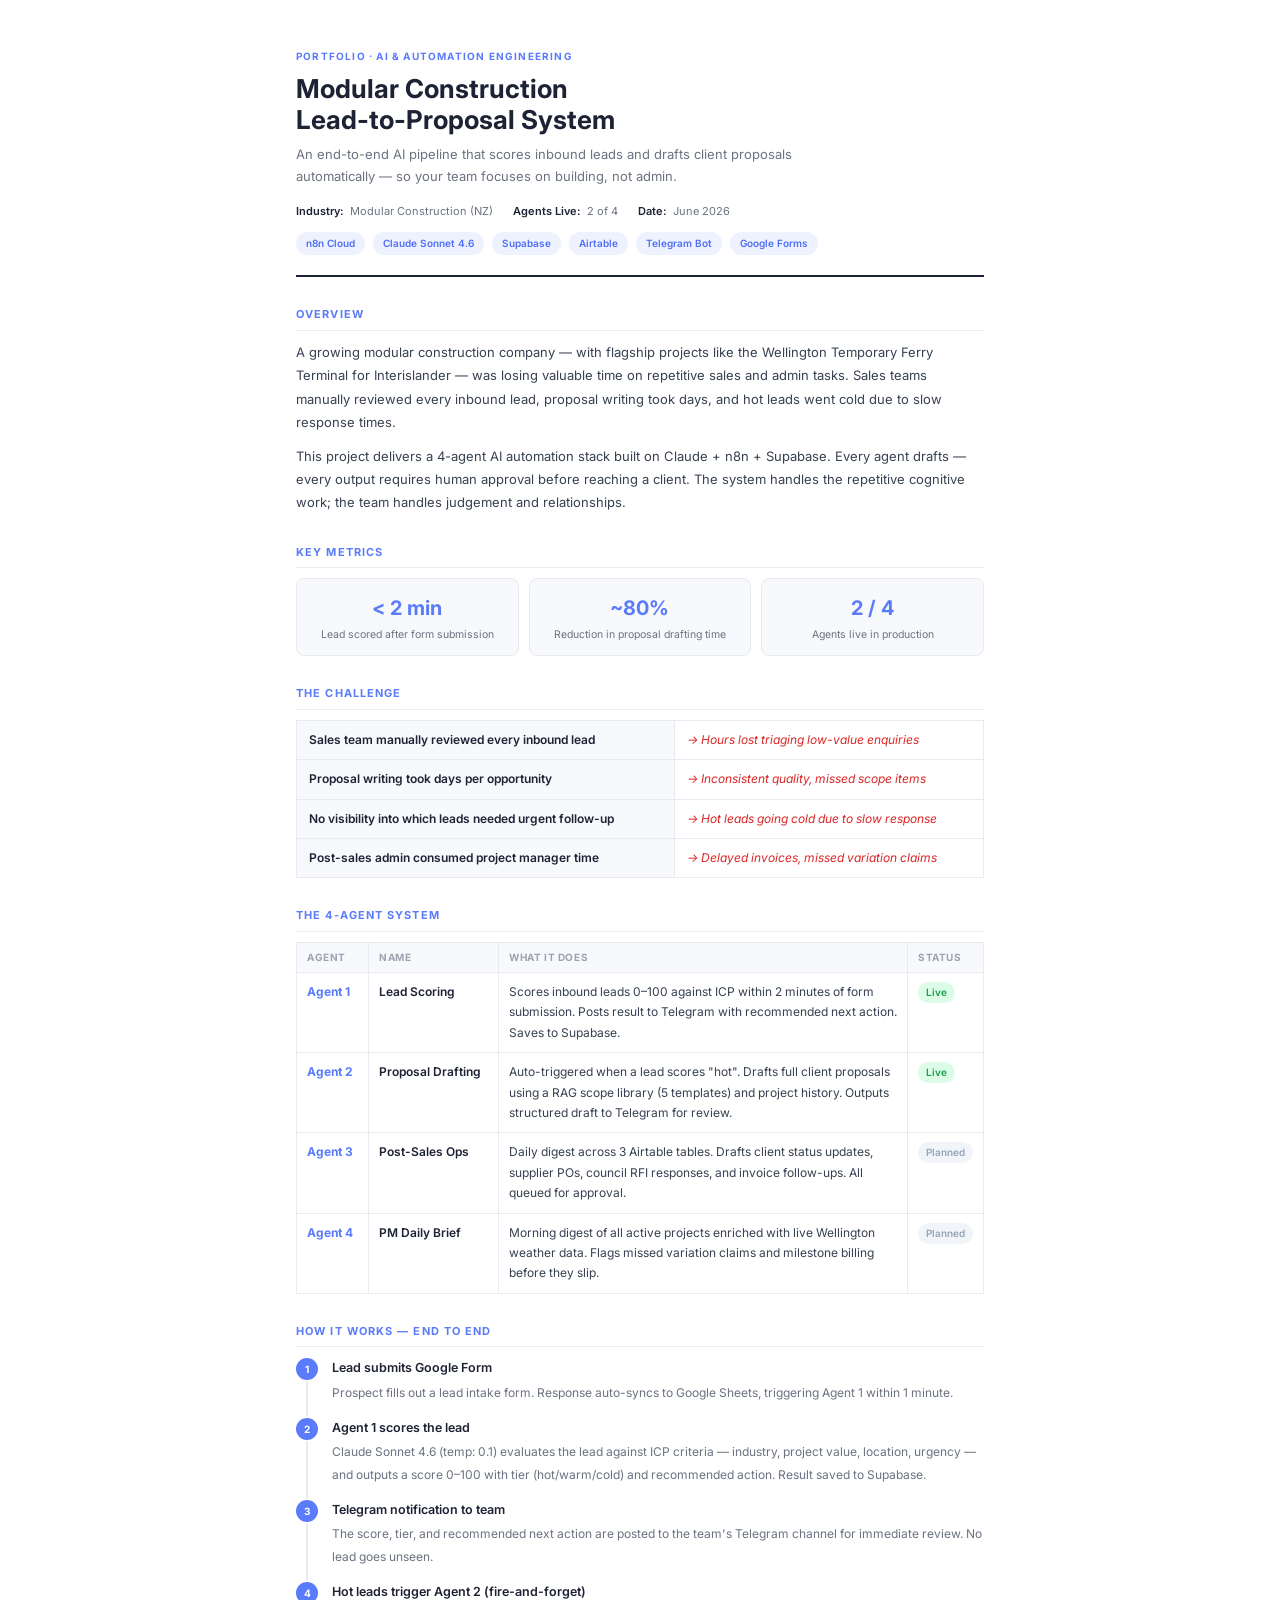
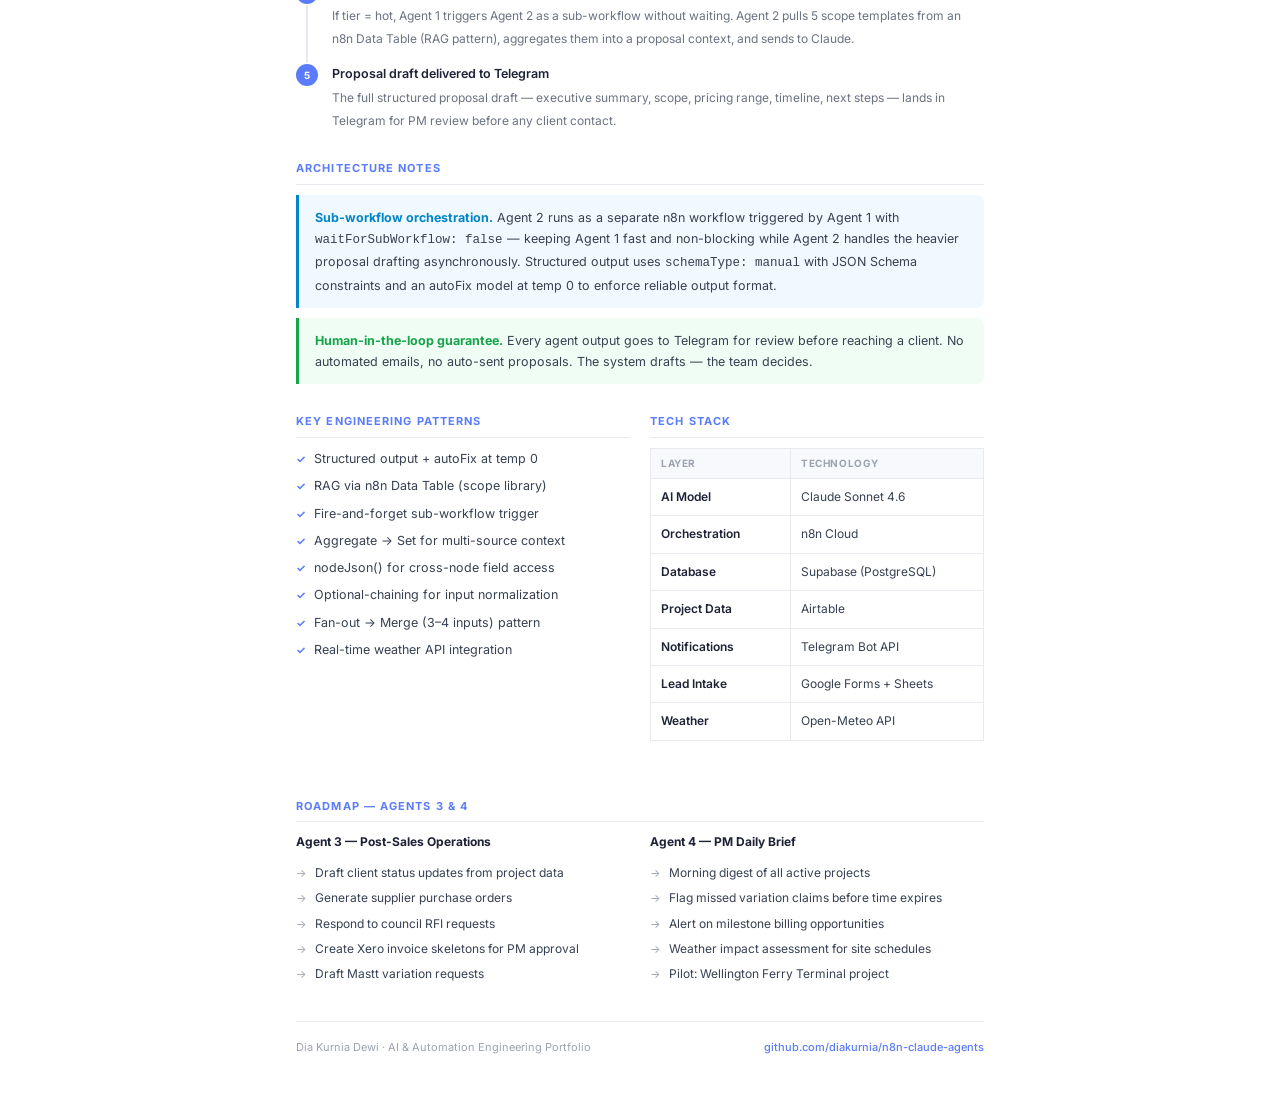
<file: modular-construction-portfolio.html>
<!DOCTYPE html>
<html lang="en">
<head>
  <meta charset="UTF-8" />
  <meta name="viewport" content="width=device-width, initial-scale=1.0" />
  <title>Modular Construction AI Automation — Portfolio</title>
  <link href="https://fonts.googleapis.com/css2?family=Inter:wght@300;400;500;600;700&display=swap" rel="stylesheet" />
  <style>
    * { box-sizing: border-box; margin: 0; padding: 0; }
    body {
      font-family: 'Inter', sans-serif;
      background: #fff;
      color: #1E2235;
      font-size: 13px;
      line-height: 1.7;
      padding: 48px 56px;
      max-width: 800px;
      margin: 0 auto;
    }
    .header { border-bottom: 2px solid #1E2235; padding-bottom: 20px; margin-bottom: 28px; }
    .header-tag { font-size: 10px; font-weight: 700; letter-spacing: 0.12em; text-transform: uppercase; color: #5B7CFA; margin-bottom: 8px; }
    .header h1 { font-size: 26px; font-weight: 700; line-height: 1.2; margin-bottom: 8px; }
    .header-sub { font-size: 13px; color: #6B7280; max-width: 560px; }
    .header-meta { display: flex; gap: 20px; margin-top: 14px; flex-wrap: wrap; }
    .meta-item { display: flex; align-items: center; gap: 6px; font-size: 11px; color: #6B7280; }
    .meta-item strong { color: #1E2235; font-weight: 600; }
    .tag-row { display: flex; gap: 8px; flex-wrap: wrap; margin-top: 12px; }
    .tag { font-size: 10px; font-weight: 600; background: #EEF2FF; color: #4F6EF7; padding: 3px 10px; border-radius: 20px; }
    .section { margin-bottom: 28px; }
    .section-title { font-size: 11px; font-weight: 700; letter-spacing: 0.1em; text-transform: uppercase; color: #5B7CFA; margin-bottom: 10px; padding-bottom: 6px; border-bottom: 1px solid #E8EAF0; }
    .overview p { color: #374151; line-height: 1.8; margin-bottom: 10px; }
    .two-col { display: grid; grid-template-columns: 1fr 1fr; gap: 20px; margin-bottom: 28px; }
    .feature-list { list-style: none; display: flex; flex-direction: column; gap: 6px; }
    .feature-list li { display: flex; align-items: flex-start; gap: 8px; font-size: 12.5px; color: #374151; }
    .feature-list li::before { content: '✓'; color: #5B7CFA; font-weight: 700; font-size: 11px; margin-top: 2px; flex-shrink: 0; }
    .workflow { display: flex; flex-direction: column; gap: 0; }
    .workflow-step { display: flex; gap: 14px; align-items: flex-start; position: relative; padding-bottom: 14px; }
    .workflow-step:last-child { padding-bottom: 0; }
    .step-num { width: 22px; height: 22px; border-radius: 50%; background: #5B7CFA; color: #fff; font-size: 10px; font-weight: 700; display: flex; align-items: center; justify-content: center; flex-shrink: 0; margin-top: 1px; }
    .workflow-step:not(:last-child) .step-num::after { content: ''; position: absolute; left: 10px; top: 24px; bottom: 0; width: 1.5px; background: #E8EAF0; }
    .step-content strong { display: block; font-size: 12.5px; font-weight: 600; color: #1E2235; margin-bottom: 2px; }
    .step-content span { font-size: 12px; color: #6B7280; }
    .stats-grid { display: grid; grid-template-columns: repeat(3, 1fr); gap: 10px; }
    .stat-card { background: #F8F9FC; border: 1px solid #E8EAF0; border-radius: 8px; padding: 12px 14px; text-align: center; }
    .stat-card .value { font-size: 20px; font-weight: 700; color: #5B7CFA; }
    .stat-card .label { font-size: 10.5px; color: #6B7280; margin-top: 3px; line-height: 1.4; }
    .tech-table { width: 100%; border-collapse: collapse; }
    .tech-table th { text-align: left; font-size: 10px; font-weight: 700; letter-spacing: 0.06em; text-transform: uppercase; color: #9CA3AF; padding: 6px 10px; background: #F8F9FC; border: 1px solid #E8EAF0; }
    .tech-table td { padding: 8px 10px; font-size: 12px; color: #374151; border: 1px solid #E8EAF0; vertical-align: top; }
    .tech-table td:first-child { font-weight: 600; color: #1E2235; width: 140px; }
    .agents-table { width: 100%; border-collapse: collapse; margin-top: 4px; }
    .agents-table th { text-align: left; font-size: 10px; font-weight: 700; letter-spacing: 0.06em; text-transform: uppercase; color: #9CA3AF; padding: 6px 10px; background: #F8F9FC; border: 1px solid #E8EAF0; }
    .agents-table td { padding: 9px 10px; font-size: 12px; color: #374151; border: 1px solid #E8EAF0; vertical-align: top; }
    .agents-table td:first-child { font-weight: 700; color: #5B7CFA; width: 72px; white-space: nowrap; }
    .agents-table td:nth-child(2) { font-weight: 600; color: #1E2235; width: 130px; }
    .badge { display: inline-block; font-size: 10px; font-weight: 600; padding: 2px 8px; border-radius: 20px; }
    .badge-live { background: #DCFCE7; color: #16A34A; }
    .badge-planned { background: #F1F5F9; color: #94A3B8; }
    .challenge-table { width: 100%; border-collapse: collapse; }
    .challenge-table td { padding: 9px 12px; font-size: 12px; border: 1px solid #E8EAF0; vertical-align: top; }
    .challenge-table td:first-child { font-weight: 600; color: #1E2235; width: 55%; background: #F8F9FC; }
    .challenge-table td:last-child { color: #DC2626; font-style: italic; }
    .arch-note { background: #F0F9FF; border-left: 3px solid #0284C7; padding: 12px 16px; border-radius: 0 8px 8px 0; font-size: 12.5px; color: #374151; }
    .arch-note strong { color: #0284C7; }
    .hitl-note { background: #F0FDF4; border-left: 3px solid #16A34A; padding: 12px 16px; border-radius: 0 8px 8px 0; font-size: 12.5px; color: #374151; margin-top: 10px; }
    .hitl-note strong { color: #16A34A; }
    .roadmap-col { display: flex; flex-direction: column; gap: 6px; }
    .roadmap-col .roadmap-title { font-size: 12px; font-weight: 700; color: #1E2235; margin-bottom: 4px; }
    .roadmap-col ul { list-style: none; display: flex; flex-direction: column; gap: 5px; }
    .roadmap-col ul li { display: flex; align-items: flex-start; gap: 8px; font-size: 12px; color: #374151; }
    .roadmap-col ul li::before { content: '→'; color: #9CA3AF; font-size: 11px; flex-shrink: 0; margin-top: 1px; }
    .footer { margin-top: 36px; padding-top: 16px; border-top: 1px solid #E8EAF0; display: flex; justify-content: space-between; align-items: center; }
    .footer span { font-size: 11px; color: #9CA3AF; }
    .footer a { font-size: 11px; color: #5B7CFA; text-decoration: none; font-weight: 500; }
  </style>
</head>
<body>

  <div class="header">
    <div class="header-tag">Portfolio · AI & Automation Engineering</div>
    <h1>Modular Construction<br>Lead-to-Proposal System</h1>
    <p class="header-sub">
      An end-to-end AI pipeline that scores inbound leads and drafts client proposals automatically —
      so your team focuses on building, not admin.
    </p>
    <div class="header-meta">
      <div class="meta-item"><strong>Industry:</strong> Modular Construction (NZ)</div>
      <div class="meta-item"><strong>Agents Live:</strong> 2 of 4</div>
      <div class="meta-item"><strong>Date:</strong> June 2026</div>
    </div>
    <div class="tag-row">
      <span class="tag">n8n Cloud</span>
      <span class="tag">Claude Sonnet 4.6</span>
      <span class="tag">Supabase</span>
      <span class="tag">Airtable</span>
      <span class="tag">Telegram Bot</span>
      <span class="tag">Google Forms</span>
    </div>
  </div>

  <div class="section overview">
    <div class="section-title">Overview</div>
    <p>
      A growing modular construction company — with flagship projects like the Wellington Temporary Ferry Terminal
      for Interislander — was losing valuable time on repetitive sales and admin tasks. Sales teams manually reviewed
      every inbound lead, proposal writing took days, and hot leads went cold due to slow response times.
    </p>
    <p>
      This project delivers a 4-agent AI automation stack built on Claude + n8n + Supabase. Every agent drafts —
      every output requires human approval before reaching a client. The system handles the repetitive cognitive
      work; the team handles judgement and relationships.
    </p>
  </div>

  <div class="section">
    <div class="section-title">Key Metrics</div>
    <div class="stats-grid">
      <div class="stat-card">
        <div class="value">&lt; 2 min</div>
        <div class="label">Lead scored after form submission</div>
      </div>
      <div class="stat-card">
        <div class="value">~80%</div>
        <div class="label">Reduction in proposal drafting time</div>
      </div>
      <div class="stat-card">
        <div class="value">2 / 4</div>
        <div class="label">Agents live in production</div>
      </div>
    </div>
  </div>

  <div class="section">
    <div class="section-title">The Challenge</div>
    <table class="challenge-table">
      <tbody>
        <tr>
          <td>Sales team manually reviewed every inbound lead</td>
          <td>→ Hours lost triaging low-value enquiries</td>
        </tr>
        <tr>
          <td>Proposal writing took days per opportunity</td>
          <td>→ Inconsistent quality, missed scope items</td>
        </tr>
        <tr>
          <td>No visibility into which leads needed urgent follow-up</td>
          <td>→ Hot leads going cold due to slow response</td>
        </tr>
        <tr>
          <td>Post-sales admin consumed project manager time</td>
          <td>→ Delayed invoices, missed variation claims</td>
        </tr>
      </tbody>
    </table>
  </div>

  <div class="section">
    <div class="section-title">The 4-Agent System</div>
    <table class="agents-table">
      <thead>
        <tr><th>Agent</th><th>Name</th><th>What it does</th><th>Status</th></tr>
      </thead>
      <tbody>
        <tr>
          <td>Agent 1</td>
          <td>Lead Scoring</td>
          <td>Scores inbound leads 0–100 against ICP within 2 minutes of form submission. Posts result to Telegram with recommended next action. Saves to Supabase.</td>
          <td><span class="badge badge-live">Live</span></td>
        </tr>
        <tr>
          <td>Agent 2</td>
          <td>Proposal Drafting</td>
          <td>Auto-triggered when a lead scores "hot". Drafts full client proposals using a RAG scope library (5 templates) and project history. Outputs structured draft to Telegram for review.</td>
          <td><span class="badge badge-live">Live</span></td>
        </tr>
        <tr>
          <td>Agent 3</td>
          <td>Post-Sales Ops</td>
          <td>Daily digest across 3 Airtable tables. Drafts client status updates, supplier POs, council RFI responses, and invoice follow-ups. All queued for approval.</td>
          <td><span class="badge badge-planned">Planned</span></td>
        </tr>
        <tr>
          <td>Agent 4</td>
          <td>PM Daily Brief</td>
          <td>Morning digest of all active projects enriched with live Wellington weather data. Flags missed variation claims and milestone billing before they slip.</td>
          <td><span class="badge badge-planned">Planned</span></td>
        </tr>
      </tbody>
    </table>
  </div>

  <div class="section">
    <div class="section-title">How It Works — End to End</div>
    <div class="workflow">
      <div class="workflow-step">
        <div class="step-num">1</div>
        <div class="step-content">
          <strong>Lead submits Google Form</strong>
          <span>Prospect fills out a lead intake form. Response auto-syncs to Google Sheets, triggering Agent 1 within 1 minute.</span>
        </div>
      </div>
      <div class="workflow-step">
        <div class="step-num">2</div>
        <div class="step-content">
          <strong>Agent 1 scores the lead</strong>
          <span>Claude Sonnet 4.6 (temp: 0.1) evaluates the lead against ICP criteria — industry, project value, location, urgency — and outputs a score 0–100 with tier (hot/warm/cold) and recommended action. Result saved to Supabase.</span>
        </div>
      </div>
      <div class="workflow-step">
        <div class="step-num">3</div>
        <div class="step-content">
          <strong>Telegram notification to team</strong>
          <span>The score, tier, and recommended next action are posted to the team's Telegram channel for immediate review. No lead goes unseen.</span>
        </div>
      </div>
      <div class="workflow-step">
        <div class="step-num">4</div>
        <div class="step-content">
          <strong>Hot leads trigger Agent 2 (fire-and-forget)</strong>
          <span>If tier = hot, Agent 1 triggers Agent 2 as a sub-workflow without waiting. Agent 2 pulls 5 scope templates from an n8n Data Table (RAG pattern), aggregates them into a proposal context, and sends to Claude.</span>
        </div>
      </div>
      <div class="workflow-step">
        <div class="step-num">5</div>
        <div class="step-content">
          <strong>Proposal draft delivered to Telegram</strong>
          <span>The full structured proposal draft — executive summary, scope, pricing range, timeline, next steps — lands in Telegram for PM review before any client contact.</span>
        </div>
      </div>
    </div>
  </div>

  <div class="section">
    <div class="section-title">Architecture Notes</div>
    <div class="arch-note">
      <strong>Sub-workflow orchestration.</strong> Agent 2 runs as a separate n8n workflow triggered by Agent 1 with
      <code>waitForSubWorkflow: false</code> — keeping Agent 1 fast and non-blocking while Agent 2 handles the heavier
      proposal drafting asynchronously. Structured output uses <code>schemaType: manual</code> with JSON Schema
      constraints and an autoFix model at temp 0 to enforce reliable output format.
    </div>
    <div class="hitl-note">
      <strong>Human-in-the-loop guarantee.</strong> Every agent output goes to Telegram for review before reaching a client.
      No automated emails, no auto-sent proposals. The system drafts — the team decides.
    </div>
  </div>

  <div class="two-col">
    <div class="section">
      <div class="section-title">Key Engineering Patterns</div>
      <ul class="feature-list">
        <li>Structured output + autoFix at temp 0</li>
        <li>RAG via n8n Data Table (scope library)</li>
        <li>Fire-and-forget sub-workflow trigger</li>
        <li>Aggregate → Set for multi-source context</li>
        <li>nodeJson() for cross-node field access</li>
        <li>Optional-chaining for input normalization</li>
        <li>Fan-out → Merge (3–4 inputs) pattern</li>
        <li>Real-time weather API integration</li>
      </ul>
    </div>
    <div class="section">
      <div class="section-title">Tech Stack</div>
      <table class="tech-table">
        <thead><tr><th>Layer</th><th>Technology</th></tr></thead>
        <tbody>
          <tr><td>AI Model</td><td>Claude Sonnet 4.6</td></tr>
          <tr><td>Orchestration</td><td>n8n Cloud</td></tr>
          <tr><td>Database</td><td>Supabase (PostgreSQL)</td></tr>
          <tr><td>Project Data</td><td>Airtable</td></tr>
          <tr><td>Notifications</td><td>Telegram Bot API</td></tr>
          <tr><td>Lead Intake</td><td>Google Forms + Sheets</td></tr>
          <tr><td>Weather</td><td>Open-Meteo API</td></tr>
        </tbody>
      </table>
    </div>
  </div>

  <div class="section">
    <div class="section-title">Roadmap — Agents 3 & 4</div>
    <div class="two-col" style="margin-bottom: 0;">
      <div class="roadmap-col">
        <div class="roadmap-title">Agent 3 — Post-Sales Operations</div>
        <ul>
          <li>Draft client status updates from project data</li>
          <li>Generate supplier purchase orders</li>
          <li>Respond to council RFI requests</li>
          <li>Create Xero invoice skeletons for PM approval</li>
          <li>Draft Mastt variation requests</li>
        </ul>
      </div>
      <div class="roadmap-col">
        <div class="roadmap-title">Agent 4 — PM Daily Brief</div>
        <ul>
          <li>Morning digest of all active projects</li>
          <li>Flag missed variation claims before time expires</li>
          <li>Alert on milestone billing opportunities</li>
          <li>Weather impact assessment for site schedules</li>
          <li>Pilot: Wellington Ferry Terminal project</li>
        </ul>
      </div>
    </div>
  </div>

  <div class="footer">
    <span>Dia Kurnia Dewi · AI & Automation Engineering Portfolio</span>
    <a href="https://github.com/diakurnia/n8n-claude-agents" target="_blank">github.com/diakurnia/n8n-claude-agents</a>
  </div>

</body>
</html>
</file>
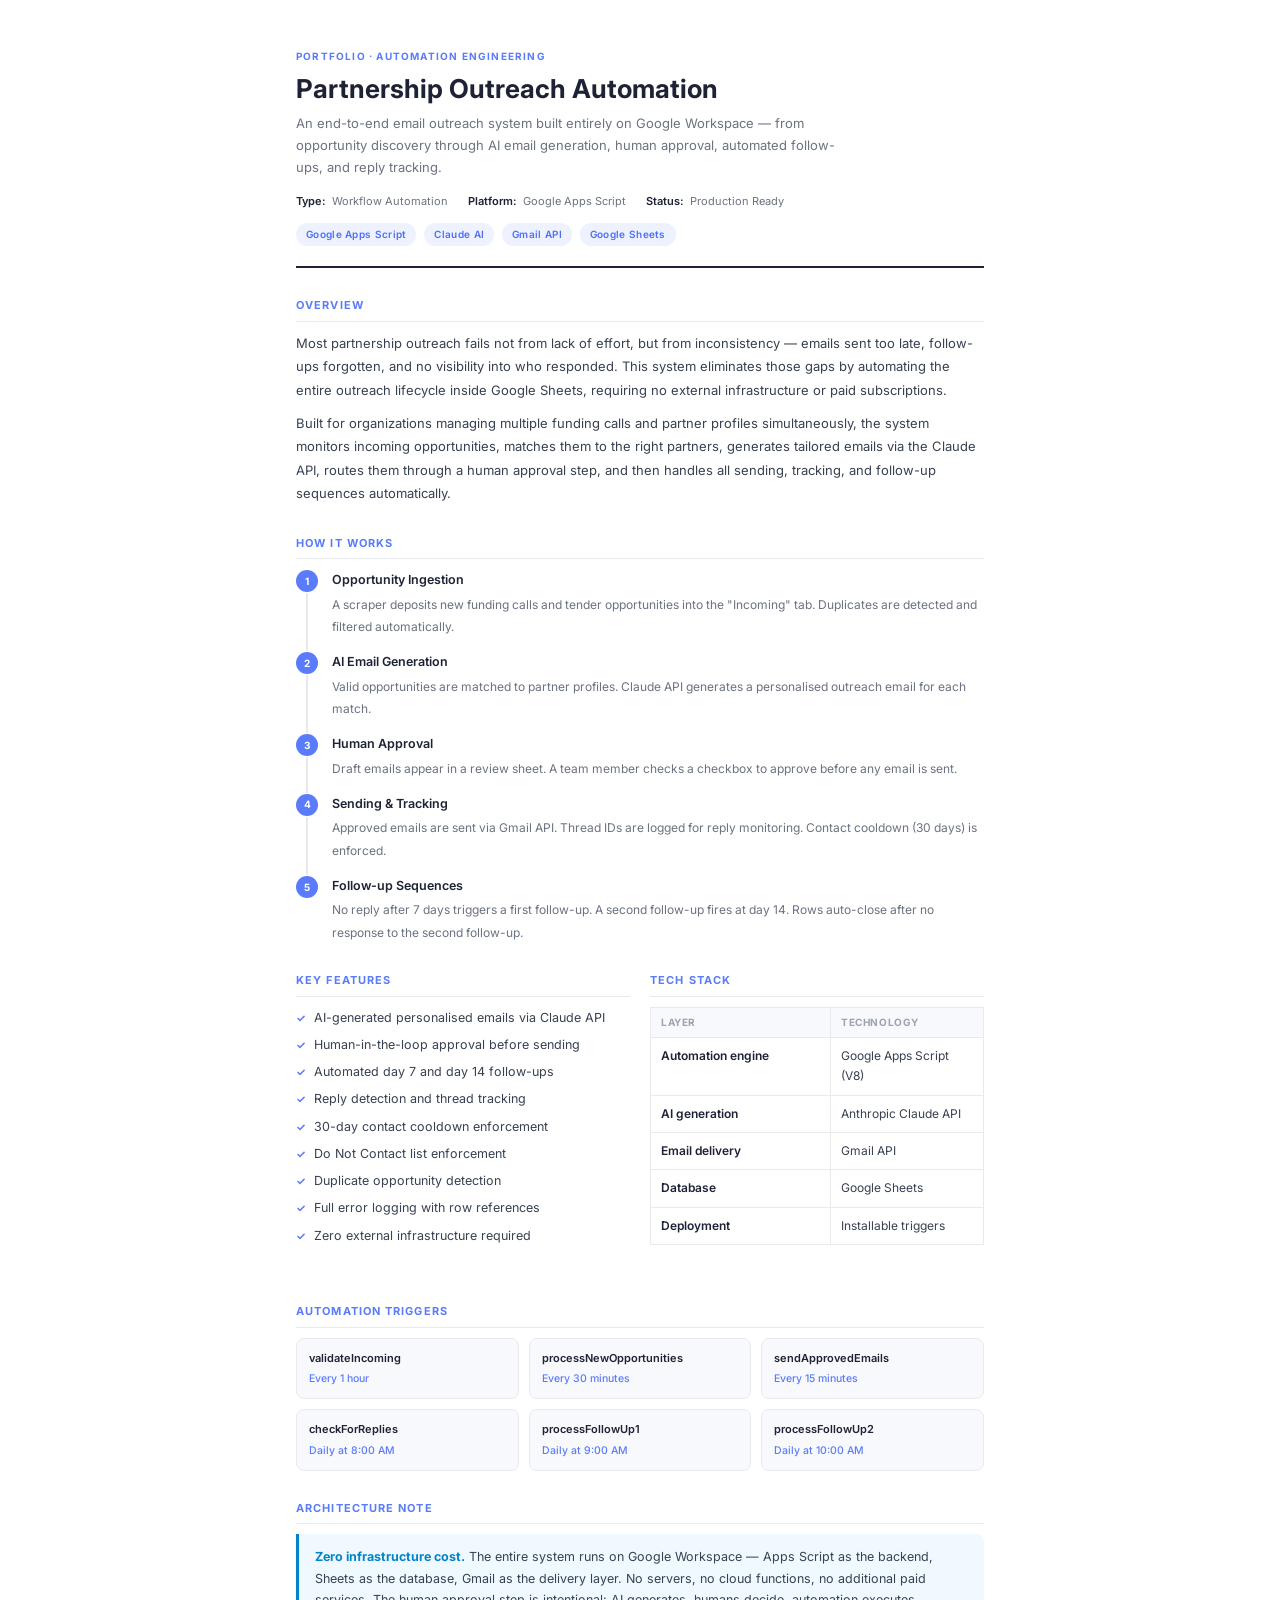
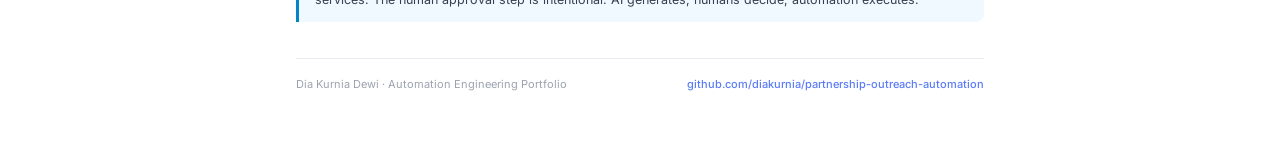
<file: partnership-outreach-portfolio.html>
<!DOCTYPE html>
<html lang="en">
<head>
  <meta charset="UTF-8" />
  <meta name="viewport" content="width=device-width, initial-scale=1.0" />
  <title>Partnership Outreach Automation — Portfolio</title>
  <link href="https://fonts.googleapis.com/css2?family=Inter:wght@300;400;500;600;700&display=swap" rel="stylesheet" />
  <style>
    * { box-sizing: border-box; margin: 0; padding: 0; }

    body {
      font-family: 'Inter', sans-serif;
      background: #fff;
      color: #1E2235;
      font-size: 13px;
      line-height: 1.7;
      padding: 48px 56px;
      max-width: 800px;
      margin: 0 auto;
    }

    /* Header */
    .header {
      border-bottom: 2px solid #1E2235;
      padding-bottom: 20px;
      margin-bottom: 28px;
    }
    .header-tag {
      font-size: 10px;
      font-weight: 700;
      letter-spacing: 0.12em;
      text-transform: uppercase;
      color: #5B7CFA;
      margin-bottom: 8px;
    }
    .header h1 {
      font-size: 26px;
      font-weight: 700;
      line-height: 1.2;
      margin-bottom: 8px;
    }
    .header-sub {
      font-size: 13px;
      color: #6B7280;
      max-width: 560px;
    }
    .header-meta {
      display: flex;
      gap: 20px;
      margin-top: 14px;
      flex-wrap: wrap;
    }
    .meta-item {
      display: flex;
      align-items: center;
      gap: 6px;
      font-size: 11px;
      color: #6B7280;
    }
    .meta-item strong { color: #1E2235; font-weight: 600; }

    /* Tags */
    .tag-row { display: flex; gap: 8px; flex-wrap: wrap; margin-top: 12px; }
    .tag {
      font-size: 10px;
      font-weight: 600;
      background: #EEF2FF;
      color: #4F6EF7;
      padding: 3px 10px;
      border-radius: 20px;
      letter-spacing: 0.03em;
    }

    /* Sections */
    .section { margin-bottom: 28px; }
    .section-title {
      font-size: 11px;
      font-weight: 700;
      letter-spacing: 0.1em;
      text-transform: uppercase;
      color: #5B7CFA;
      margin-bottom: 10px;
      padding-bottom: 6px;
      border-bottom: 1px solid #E8EAF0;
    }

    /* Overview */
    .overview p { color: #374151; line-height: 1.8; margin-bottom: 10px; }

    /* Two column */
    .two-col { display: grid; grid-template-columns: 1fr 1fr; gap: 20px; }

    /* Feature list */
    .feature-list { list-style: none; display: flex; flex-direction: column; gap: 6px; }
    .feature-list li {
      display: flex;
      align-items: flex-start;
      gap: 8px;
      font-size: 12.5px;
      color: #374151;
    }
    .feature-list li::before {
      content: '✓';
      color: #5B7CFA;
      font-weight: 700;
      font-size: 11px;
      margin-top: 2px;
      flex-shrink: 0;
    }

    /* Workflow */
    .workflow {
      display: flex;
      flex-direction: column;
      gap: 0;
    }
    .workflow-step {
      display: flex;
      gap: 14px;
      align-items: flex-start;
      position: relative;
      padding-bottom: 14px;
    }
    .workflow-step:last-child { padding-bottom: 0; }
    .step-num {
      width: 22px;
      height: 22px;
      border-radius: 50%;
      background: #5B7CFA;
      color: #fff;
      font-size: 10px;
      font-weight: 700;
      display: flex;
      align-items: center;
      justify-content: center;
      flex-shrink: 0;
      margin-top: 1px;
    }
    .workflow-step:not(:last-child) .step-num::after {
      content: '';
      position: absolute;
      left: 10px;
      top: 24px;
      bottom: 0;
      width: 1.5px;
      background: #E8EAF0;
    }
    .step-content strong {
      display: block;
      font-size: 12.5px;
      font-weight: 600;
      color: #1E2235;
      margin-bottom: 2px;
    }
    .step-content span { font-size: 12px; color: #6B7280; }

    /* Tech stack */
    .tech-table { width: 100%; border-collapse: collapse; }
    .tech-table th {
      text-align: left;
      font-size: 10px;
      font-weight: 700;
      letter-spacing: 0.06em;
      text-transform: uppercase;
      color: #9CA3AF;
      padding: 6px 10px;
      background: #F8F9FC;
      border: 1px solid #E8EAF0;
    }
    .tech-table td {
      padding: 8px 10px;
      font-size: 12px;
      color: #374151;
      border: 1px solid #E8EAF0;
      vertical-align: top;
    }
    .tech-table td:first-child { font-weight: 600; color: #1E2235; width: 180px; }

    /* Triggers */
    .trigger-grid {
      display: grid;
      grid-template-columns: repeat(3, 1fr);
      gap: 10px;
    }
    .trigger-card {
      background: #F8F9FC;
      border: 1px solid #E8EAF0;
      border-radius: 8px;
      padding: 10px 12px;
    }
    .trigger-card .fn {
      font-size: 11px;
      font-weight: 600;
      color: #1E2235;
      margin-bottom: 3px;
    }
    .trigger-card .freq {
      font-size: 10.5px;
      color: #5B7CFA;
      font-weight: 500;
    }

    /* Architecture note */
    .arch-note {
      background: #F0F9FF;
      border-left: 3px solid #0284C7;
      padding: 12px 16px;
      border-radius: 0 8px 8px 0;
      font-size: 12.5px;
      color: #374151;
    }
    .arch-note strong { color: #0284C7; }

    /* Footer */
    .footer {
      margin-top: 36px;
      padding-top: 16px;
      border-top: 1px solid #E8EAF0;
      display: flex;
      justify-content: space-between;
      align-items: center;
    }
    .footer span { font-size: 11px; color: #9CA3AF; }
    .footer a { font-size: 11px; color: #5B7CFA; text-decoration: none; font-weight: 500; }

    @media print {
      body { padding: 32px 40px; }
      .trigger-grid { grid-template-columns: repeat(3, 1fr); }
    }
  </style>
</head>
<body>

  <!-- HEADER -->
  <div class="header">
    <div class="header-tag">Portfolio · Automation Engineering</div>
    <h1>Partnership Outreach Automation</h1>
    <p class="header-sub">
      An end-to-end email outreach system built entirely on Google Workspace —
      from opportunity discovery through AI email generation, human approval,
      automated follow-ups, and reply tracking.
    </p>
    <div class="header-meta">
      <div class="meta-item"><strong>Type:</strong> Workflow Automation</div>
      <div class="meta-item"><strong>Platform:</strong> Google Apps Script</div>
      <div class="meta-item"><strong>Status:</strong> Production Ready</div>
    </div>
    <div class="tag-row">
      <span class="tag">Google Apps Script</span>
      <span class="tag">Claude AI</span>
      <span class="tag">Gmail API</span>
      <span class="tag">Google Sheets</span>
    </div>
  </div>

  <!-- OVERVIEW -->
  <div class="section overview">
    <div class="section-title">Overview</div>
    <p>
      Most partnership outreach fails not from lack of effort, but from inconsistency — emails sent too late,
      follow-ups forgotten, and no visibility into who responded. This system eliminates those gaps by automating
      the entire outreach lifecycle inside Google Sheets, requiring no external infrastructure or paid subscriptions.
    </p>
    <p>
      Built for organizations managing multiple funding calls and partner profiles simultaneously, the system
      monitors incoming opportunities, matches them to the right partners, generates tailored emails via the
      Claude API, routes them through a human approval step, and then handles all sending, tracking, and
      follow-up sequences automatically.
    </p>
  </div>

  <!-- HOW IT WORKS -->
  <div class="section">
    <div class="section-title">How It Works</div>
    <div class="workflow">
      <div class="workflow-step">
        <div class="step-num">1</div>
        <div class="step-content">
          <strong>Opportunity Ingestion</strong>
          <span>A scraper deposits new funding calls and tender opportunities into the "Incoming" tab. Duplicates are detected and filtered automatically.</span>
        </div>
      </div>
      <div class="workflow-step">
        <div class="step-num">2</div>
        <div class="step-content">
          <strong>AI Email Generation</strong>
          <span>Valid opportunities are matched to partner profiles. Claude API generates a personalised outreach email for each match.</span>
        </div>
      </div>
      <div class="workflow-step">
        <div class="step-num">3</div>
        <div class="step-content">
          <strong>Human Approval</strong>
          <span>Draft emails appear in a review sheet. A team member checks a checkbox to approve before any email is sent.</span>
        </div>
      </div>
      <div class="workflow-step">
        <div class="step-num">4</div>
        <div class="step-content">
          <strong>Sending & Tracking</strong>
          <span>Approved emails are sent via Gmail API. Thread IDs are logged for reply monitoring. Contact cooldown (30 days) is enforced.</span>
        </div>
      </div>
      <div class="workflow-step">
        <div class="step-num">5</div>
        <div class="step-content">
          <strong>Follow-up Sequences</strong>
          <span>No reply after 7 days triggers a first follow-up. A second follow-up fires at day 14. Rows auto-close after no response to the second follow-up.</span>
        </div>
      </div>
    </div>
  </div>

  <!-- FEATURES & TECH STACK -->
  <div class="two-col" style="margin-bottom: 28px;">
    <div class="section">
      <div class="section-title">Key Features</div>
      <ul class="feature-list">
        <li>AI-generated personalised emails via Claude API</li>
        <li>Human-in-the-loop approval before sending</li>
        <li>Automated day 7 and day 14 follow-ups</li>
        <li>Reply detection and thread tracking</li>
        <li>30-day contact cooldown enforcement</li>
        <li>Do Not Contact list enforcement</li>
        <li>Duplicate opportunity detection</li>
        <li>Full error logging with row references</li>
        <li>Zero external infrastructure required</li>
      </ul>
    </div>
    <div class="section">
      <div class="section-title">Tech Stack</div>
      <table class="tech-table">
        <thead>
          <tr>
            <th>Layer</th>
            <th>Technology</th>
          </tr>
        </thead>
        <tbody>
          <tr><td>Automation engine</td><td>Google Apps Script (V8)</td></tr>
          <tr><td>AI generation</td><td>Anthropic Claude API</td></tr>
          <tr><td>Email delivery</td><td>Gmail API</td></tr>
          <tr><td>Database</td><td>Google Sheets</td></tr>
          <tr><td>Deployment</td><td>Installable triggers</td></tr>
        </tbody>
      </table>
    </div>
  </div>

  <!-- AUTOMATION TRIGGERS -->
  <div class="section">
    <div class="section-title">Automation Triggers</div>
    <div class="trigger-grid">
      <div class="trigger-card">
        <div class="fn">validateIncoming</div>
        <div class="freq">Every 1 hour</div>
      </div>
      <div class="trigger-card">
        <div class="fn">processNewOpportunities</div>
        <div class="freq">Every 30 minutes</div>
      </div>
      <div class="trigger-card">
        <div class="fn">sendApprovedEmails</div>
        <div class="freq">Every 15 minutes</div>
      </div>
      <div class="trigger-card">
        <div class="fn">checkForReplies</div>
        <div class="freq">Daily at 8:00 AM</div>
      </div>
      <div class="trigger-card">
        <div class="fn">processFollowUp1</div>
        <div class="freq">Daily at 9:00 AM</div>
      </div>
      <div class="trigger-card">
        <div class="fn">processFollowUp2</div>
        <div class="freq">Daily at 10:00 AM</div>
      </div>
    </div>
  </div>

  <!-- ARCHITECTURE NOTE -->
  <div class="section">
    <div class="section-title">Architecture Note</div>
    <div class="arch-note">
      <strong>Zero infrastructure cost.</strong> The entire system runs on Google Workspace — Apps Script as the backend,
      Sheets as the database, Gmail as the delivery layer. No servers, no cloud functions, no additional paid services.
      The human approval step is intentional: AI generates, humans decide, automation executes.
    </div>
  </div>

  <!-- FOOTER -->
  <div class="footer">
    <span>Dia Kurnia Dewi · Automation Engineering Portfolio</span>
    <a href="https://github.com/diakurnia/partnership-outreach-automation" target="_blank">github.com/diakurnia/partnership-outreach-automation</a>
  </div>

</body>
</html>
</file>
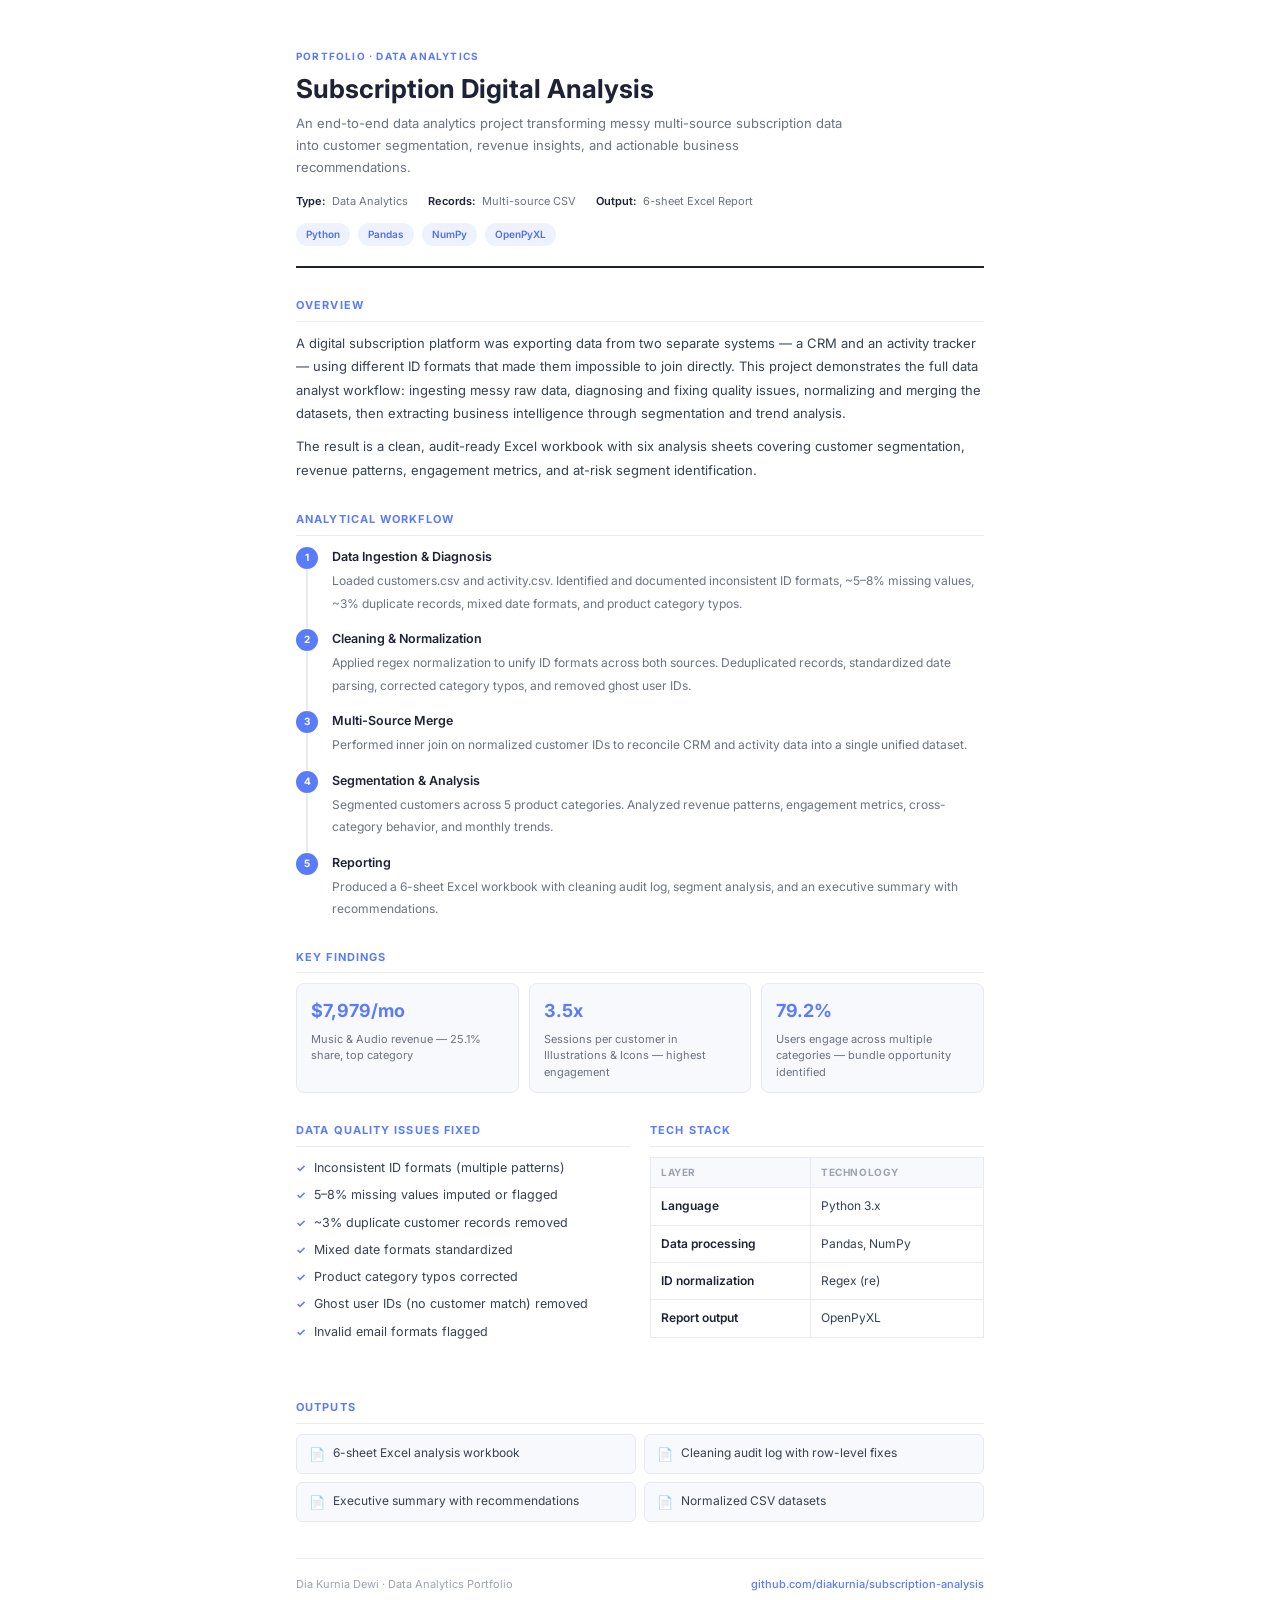
<file: subscription-analysis-portfolio.html>
<!DOCTYPE html>
<html lang="en">
<head>
  <meta charset="UTF-8" />
  <meta name="viewport" content="width=device-width, initial-scale=1.0" />
  <title>Subscription Digital Analysis — Portfolio</title>
  <link href="https://fonts.googleapis.com/css2?family=Inter:wght@300;400;500;600;700&display=swap" rel="stylesheet" />
  <style>
    * { box-sizing: border-box; margin: 0; padding: 0; }
    body {
      font-family: 'Inter', sans-serif;
      background: #fff;
      color: #1E2235;
      font-size: 13px;
      line-height: 1.7;
      padding: 48px 56px;
      max-width: 800px;
      margin: 0 auto;
    }
    .header { border-bottom: 2px solid #1E2235; padding-bottom: 20px; margin-bottom: 28px; }
    .header-tag { font-size: 10px; font-weight: 700; letter-spacing: 0.12em; text-transform: uppercase; color: #5B7CFA; margin-bottom: 8px; }
    .header h1 { font-size: 26px; font-weight: 700; line-height: 1.2; margin-bottom: 8px; }
    .header-sub { font-size: 13px; color: #6B7280; max-width: 560px; }
    .header-meta { display: flex; gap: 20px; margin-top: 14px; flex-wrap: wrap; }
    .meta-item { display: flex; align-items: center; gap: 6px; font-size: 11px; color: #6B7280; }
    .meta-item strong { color: #1E2235; font-weight: 600; }
    .tag-row { display: flex; gap: 8px; flex-wrap: wrap; margin-top: 12px; }
    .tag { font-size: 10px; font-weight: 600; background: #EEF2FF; color: #4F6EF7; padding: 3px 10px; border-radius: 20px; }
    .section { margin-bottom: 28px; }
    .section-title { font-size: 11px; font-weight: 700; letter-spacing: 0.1em; text-transform: uppercase; color: #5B7CFA; margin-bottom: 10px; padding-bottom: 6px; border-bottom: 1px solid #E8EAF0; }
    .overview p { color: #374151; line-height: 1.8; margin-bottom: 10px; }
    .two-col { display: grid; grid-template-columns: 1fr 1fr; gap: 20px; margin-bottom: 28px; }
    .feature-list { list-style: none; display: flex; flex-direction: column; gap: 6px; }
    .feature-list li { display: flex; align-items: flex-start; gap: 8px; font-size: 12.5px; color: #374151; }
    .feature-list li::before { content: '✓'; color: #5B7CFA; font-weight: 700; font-size: 11px; margin-top: 2px; flex-shrink: 0; }
    .workflow { display: flex; flex-direction: column; gap: 0; }
    .workflow-step { display: flex; gap: 14px; align-items: flex-start; position: relative; padding-bottom: 14px; }
    .workflow-step:last-child { padding-bottom: 0; }
    .step-num { width: 22px; height: 22px; border-radius: 50%; background: #5B7CFA; color: #fff; font-size: 10px; font-weight: 700; display: flex; align-items: center; justify-content: center; flex-shrink: 0; margin-top: 1px; }
    .workflow-step:not(:last-child) .step-num::after { content: ''; position: absolute; left: 10px; top: 24px; bottom: 0; width: 1.5px; background: #E8EAF0; }
    .step-content strong { display: block; font-size: 12.5px; font-weight: 600; color: #1E2235; margin-bottom: 2px; }
    .step-content span { font-size: 12px; color: #6B7280; }
    .findings-grid { display: grid; grid-template-columns: repeat(3, 1fr); gap: 10px; }
    .finding-card { background: #F8F9FC; border: 1px solid #E8EAF0; border-radius: 8px; padding: 12px 14px; }
    .finding-card .value { font-size: 18px; font-weight: 700; color: #5B7CFA; margin-bottom: 4px; }
    .finding-card .label { font-size: 11px; color: #6B7280; line-height: 1.5; }
    .output-list { display: grid; grid-template-columns: 1fr 1fr; gap: 8px; }
    .output-item { display: flex; align-items: center; gap: 8px; font-size: 12px; color: #374151; background: #F8F9FC; border: 1px solid #E8EAF0; border-radius: 6px; padding: 8px 12px; }
    .output-item::before { content: '📄'; font-size: 13px; }
    .tech-table { width: 100%; border-collapse: collapse; }
    .tech-table th { text-align: left; font-size: 10px; font-weight: 700; letter-spacing: 0.06em; text-transform: uppercase; color: #9CA3AF; padding: 6px 10px; background: #F8F9FC; border: 1px solid #E8EAF0; }
    .tech-table td { padding: 8px 10px; font-size: 12px; color: #374151; border: 1px solid #E8EAF0; vertical-align: top; }
    .tech-table td:first-child { font-weight: 600; color: #1E2235; width: 160px; }
    .arch-note { background: #F0F9FF; border-left: 3px solid #0284C7; padding: 12px 16px; border-radius: 0 8px 8px 0; font-size: 12.5px; color: #374151; }
    .arch-note strong { color: #0284C7; }
    .footer { margin-top: 36px; padding-top: 16px; border-top: 1px solid #E8EAF0; display: flex; justify-content: space-between; align-items: center; }
    .footer span { font-size: 11px; color: #9CA3AF; }
    .footer a { font-size: 11px; color: #5B7CFA; text-decoration: none; font-weight: 500; }
  </style>
</head>
<body>

  <div class="header">
    <div class="header-tag">Portfolio · Data Analytics</div>
    <h1>Subscription Digital Analysis</h1>
    <p class="header-sub">
      An end-to-end data analytics project transforming messy multi-source subscription data
      into customer segmentation, revenue insights, and actionable business recommendations.
    </p>
    <div class="header-meta">
      <div class="meta-item"><strong>Type:</strong> Data Analytics</div>
      <div class="meta-item"><strong>Records:</strong> Multi-source CSV</div>
      <div class="meta-item"><strong>Output:</strong> 6-sheet Excel Report</div>
    </div>
    <div class="tag-row">
      <span class="tag">Python</span>
      <span class="tag">Pandas</span>
      <span class="tag">NumPy</span>
      <span class="tag">OpenPyXL</span>
    </div>
  </div>

  <div class="section overview">
    <div class="section-title">Overview</div>
    <p>
      A digital subscription platform was exporting data from two separate systems — a CRM and an activity tracker —
      using different ID formats that made them impossible to join directly. This project demonstrates the full
      data analyst workflow: ingesting messy raw data, diagnosing and fixing quality issues, normalizing and
      merging the datasets, then extracting business intelligence through segmentation and trend analysis.
    </p>
    <p>
      The result is a clean, audit-ready Excel workbook with six analysis sheets covering customer segmentation,
      revenue patterns, engagement metrics, and at-risk segment identification.
    </p>
  </div>

  <div class="section">
    <div class="section-title">Analytical Workflow</div>
    <div class="workflow">
      <div class="workflow-step">
        <div class="step-num">1</div>
        <div class="step-content">
          <strong>Data Ingestion & Diagnosis</strong>
          <span>Loaded customers.csv and activity.csv. Identified and documented inconsistent ID formats, ~5–8% missing values, ~3% duplicate records, mixed date formats, and product category typos.</span>
        </div>
      </div>
      <div class="workflow-step">
        <div class="step-num">2</div>
        <div class="step-content">
          <strong>Cleaning & Normalization</strong>
          <span>Applied regex normalization to unify ID formats across both sources. Deduplicated records, standardized date parsing, corrected category typos, and removed ghost user IDs.</span>
        </div>
      </div>
      <div class="workflow-step">
        <div class="step-num">3</div>
        <div class="step-content">
          <strong>Multi-Source Merge</strong>
          <span>Performed inner join on normalized customer IDs to reconcile CRM and activity data into a single unified dataset.</span>
        </div>
      </div>
      <div class="workflow-step">
        <div class="step-num">4</div>
        <div class="step-content">
          <strong>Segmentation & Analysis</strong>
          <span>Segmented customers across 5 product categories. Analyzed revenue patterns, engagement metrics, cross-category behavior, and monthly trends.</span>
        </div>
      </div>
      <div class="workflow-step">
        <div class="step-num">5</div>
        <div class="step-content">
          <strong>Reporting</strong>
          <span>Produced a 6-sheet Excel workbook with cleaning audit log, segment analysis, and an executive summary with recommendations.</span>
        </div>
      </div>
    </div>
  </div>

  <div class="section">
    <div class="section-title">Key Findings</div>
    <div class="findings-grid">
      <div class="finding-card">
        <div class="value">$7,979/mo</div>
        <div class="label">Music & Audio revenue — 25.1% share, top category</div>
      </div>
      <div class="finding-card">
        <div class="value">3.5x</div>
        <div class="label">Sessions per customer in Illustrations & Icons — highest engagement</div>
      </div>
      <div class="finding-card">
        <div class="value">79.2%</div>
        <div class="label">Users engage across multiple categories — bundle opportunity identified</div>
      </div>
    </div>
  </div>

  <div class="two-col">
    <div class="section">
      <div class="section-title">Data Quality Issues Fixed</div>
      <ul class="feature-list">
        <li>Inconsistent ID formats (multiple patterns)</li>
        <li>5–8% missing values imputed or flagged</li>
        <li>~3% duplicate customer records removed</li>
        <li>Mixed date formats standardized</li>
        <li>Product category typos corrected</li>
        <li>Ghost user IDs (no customer match) removed</li>
        <li>Invalid email formats flagged</li>
      </ul>
    </div>
    <div class="section">
      <div class="section-title">Tech Stack</div>
      <table class="tech-table">
        <thead><tr><th>Layer</th><th>Technology</th></tr></thead>
        <tbody>
          <tr><td>Language</td><td>Python 3.x</td></tr>
          <tr><td>Data processing</td><td>Pandas, NumPy</td></tr>
          <tr><td>ID normalization</td><td>Regex (re)</td></tr>
          <tr><td>Report output</td><td>OpenPyXL</td></tr>
        </tbody>
      </table>
    </div>
  </div>

  <div class="section">
    <div class="section-title">Outputs</div>
    <div class="output-list">
      <div class="output-item">6-sheet Excel analysis workbook</div>
      <div class="output-item">Cleaning audit log with row-level fixes</div>
      <div class="output-item">Executive summary with recommendations</div>
      <div class="output-item">Normalized CSV datasets</div>
    </div>
  </div>

  <div class="footer">
    <span>Dia Kurnia Dewi · Data Analytics Portfolio</span>
    <a href="https://github.com/diakurnia/subscription-analysis" target="_blank">github.com/diakurnia/subscription-analysis</a>
  </div>

</body>
</html>
</file>
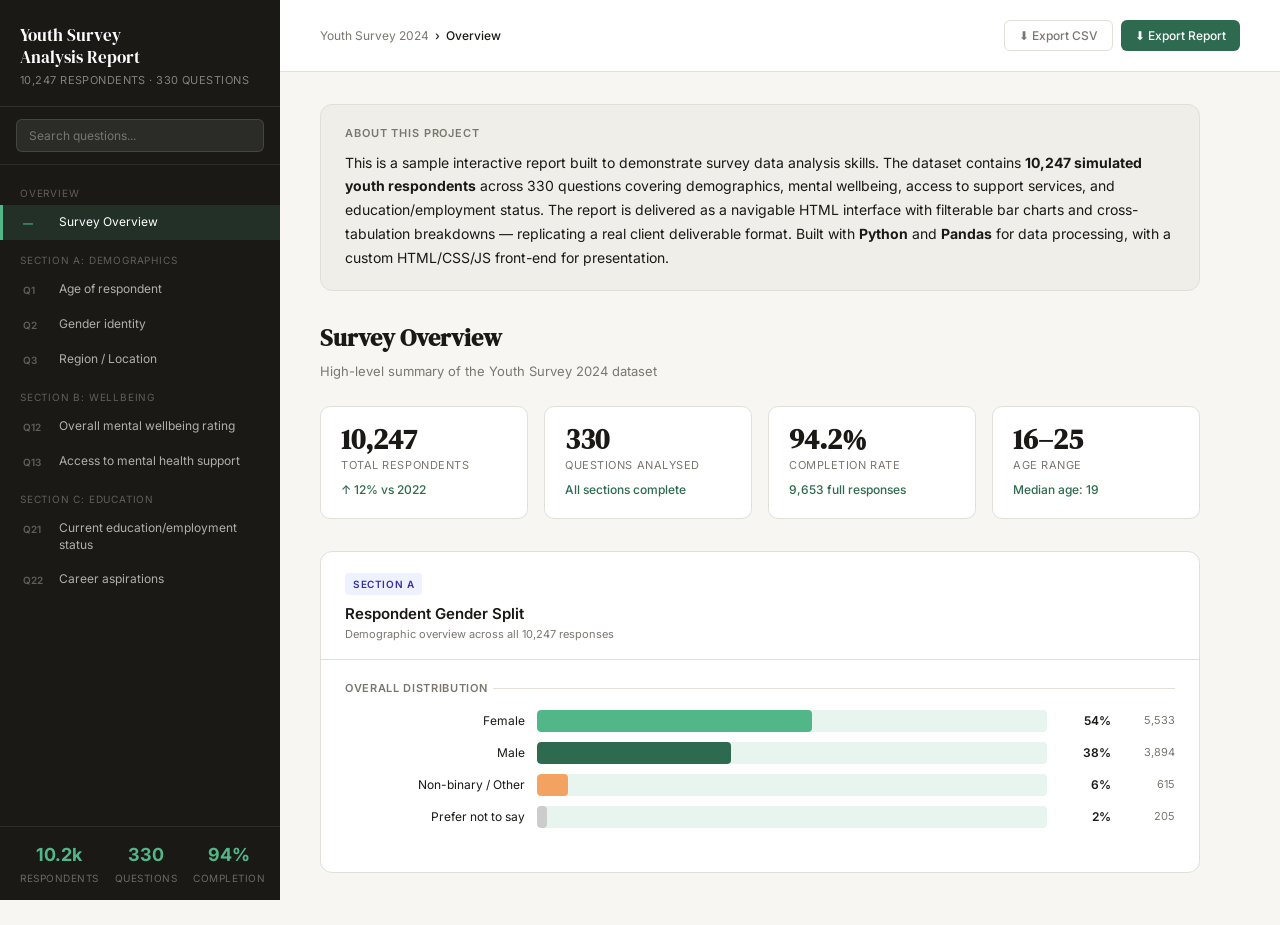
<file: survey_report_sample.html>
<!DOCTYPE html>
<html lang="en">
<head>
<meta charset="UTF-8">
<meta name="viewport" content="width=device-width, initial-scale=1.0">
<title>Youth Survey Analysis Report 2024</title>
<style>
  @import url('https://fonts.googleapis.com/css2?family=Inter:wght@300;400;500;600;700&family=DM+Serif+Display&display=swap');

  :root {
    --bg: #F7F6F3;
    --surface: #FFFFFF;
    --surface2: #F0EEE9;
    --border: #E2DFD8;
    --text: #1A1916;
    --text-muted: #7A776E;
    --accent: #2D6A4F;
    --accent-light: #E8F5EE;
    --accent2: #E76F51;
    --tag-bg: #EEF2FF;
    --tag-text: #3730A3;
    --bar-bg: #E8F5EE;
    --bar-fill: #2D6A4F;
    --bar-fill2: #52B788;
    --bar-fill3: #E76F51;
    --bar-fill4: #F4A261;
    --bar-fill5: #A8DADC;
  }

  * { box-sizing: border-box; margin: 0; padding: 0; }

  body {
    font-family: 'Inter', sans-serif;
    background: var(--bg);
    color: var(--text);
    font-size: 14px;
    line-height: 1.6;
  }

  /* SIDEBAR */
  .sidebar {
    position: fixed;
    top: 0; left: 0;
    width: 280px;
    height: 100vh;
    background: var(--text);
    color: #fff;
    display: flex;
    flex-direction: column;
    overflow: hidden;
    z-index: 100;
  }

  .sidebar-header {
    padding: 24px 20px 16px;
    border-bottom: 1px solid rgba(255,255,255,0.1);
  }

  .sidebar-header .report-title {
    font-family: 'DM Serif Display', serif;
    font-size: 17px;
    line-height: 1.3;
    color: #fff;
    margin-bottom: 4px;
  }

  .sidebar-header .report-meta {
    font-size: 11px;
    color: rgba(255,255,255,0.45);
    letter-spacing: 0.04em;
    text-transform: uppercase;
  }

  .sidebar-search {
    padding: 12px 16px;
    border-bottom: 1px solid rgba(255,255,255,0.08);
  }

  .sidebar-search input {
    width: 100%;
    background: rgba(255,255,255,0.08);
    border: 1px solid rgba(255,255,255,0.12);
    border-radius: 6px;
    padding: 8px 12px;
    color: #fff;
    font-size: 12px;
    font-family: 'Inter', sans-serif;
    outline: none;
  }

  .sidebar-search input::placeholder { color: rgba(255,255,255,0.35); }
  .sidebar-search input:focus { border-color: var(--bar-fill2); }

  .sidebar-nav {
    flex: 1;
    overflow-y: auto;
    padding: 8px 0;
  }

  .sidebar-nav::-webkit-scrollbar { width: 4px; }
  .sidebar-nav::-webkit-scrollbar-track { background: transparent; }
  .sidebar-nav::-webkit-scrollbar-thumb { background: rgba(255,255,255,0.15); border-radius: 2px; }

  .nav-section-label {
    font-size: 10px;
    text-transform: uppercase;
    letter-spacing: 0.08em;
    color: rgba(255,255,255,0.3);
    padding: 12px 20px 4px;
  }

  .nav-item {
    display: flex;
    align-items: flex-start;
    gap: 10px;
    padding: 9px 20px;
    cursor: pointer;
    transition: background 0.15s;
    border-left: 3px solid transparent;
  }

  .nav-item:hover { background: rgba(255,255,255,0.05); }

  .nav-item.active {
    background: rgba(82,183,136,0.15);
    border-left-color: var(--bar-fill2);
  }

  .nav-item .q-num {
    font-size: 10px;
    font-weight: 600;
    color: rgba(255,255,255,0.3);
    min-width: 26px;
    padding-top: 1px;
  }

  .nav-item.active .q-num { color: var(--bar-fill2); }

  .nav-item .q-label {
    font-size: 12px;
    color: rgba(255,255,255,0.65);
    line-height: 1.4;
  }

  .nav-item.active .q-label { color: #fff; }

  .sidebar-stats {
    padding: 14px 20px;
    border-top: 1px solid rgba(255,255,255,0.08);
    display: flex;
    gap: 16px;
  }

  .sidebar-stat { text-align: center; }
  .sidebar-stat .val { font-size: 18px; font-weight: 700; color: var(--bar-fill2); }
  .sidebar-stat .lbl { font-size: 10px; color: rgba(255,255,255,0.35); text-transform: uppercase; letter-spacing: 0.05em; }

  /* MAIN */
  .main {
    margin-left: 280px;
    min-height: 100vh;
    padding: 0;
  }

  .main-header {
    background: var(--surface);
    border-bottom: 1px solid var(--border);
    padding: 20px 40px;
    display: flex;
    align-items: center;
    justify-content: space-between;
    position: sticky;
    top: 0;
    z-index: 50;
  }

  .breadcrumb {
    font-size: 12px;
    color: var(--text-muted);
    display: flex;
    align-items: center;
    gap: 6px;
  }

  .breadcrumb span { color: var(--text); font-weight: 500; }

  .header-actions { display: flex; gap: 8px; }

  .btn {
    padding: 7px 14px;
    border-radius: 6px;
    font-size: 12px;
    font-weight: 500;
    cursor: pointer;
    border: none;
    font-family: 'Inter', sans-serif;
    transition: all 0.15s;
  }

  .btn-ghost {
    background: transparent;
    border: 1px solid var(--border);
    color: var(--text-muted);
  }
  .btn-ghost:hover { border-color: var(--text-muted); color: var(--text); }

  .btn-primary {
    background: var(--accent);
    color: #fff;
  }
  .btn-primary:hover { background: #245C42; }

  .content {
    padding: 32px 40px;
    max-width: 960px;
  }

  /* OVERVIEW CARDS */
  .overview-grid {
    display: grid;
    grid-template-columns: repeat(4, 1fr);
    gap: 16px;
    margin-bottom: 32px;
  }

  .stat-card {
    background: var(--surface);
    border: 1px solid var(--border);
    border-radius: 10px;
    padding: 18px 20px;
  }

  .stat-card .stat-val {
    font-size: 28px;
    font-weight: 700;
    font-family: 'DM Serif Display', serif;
    color: var(--text);
    line-height: 1;
    margin-bottom: 4px;
  }

  .stat-card .stat-lbl {
    font-size: 11px;
    color: var(--text-muted);
    text-transform: uppercase;
    letter-spacing: 0.05em;
  }

  .stat-card .stat-sub {
    font-size: 12px;
    color: var(--accent);
    margin-top: 6px;
    font-weight: 500;
  }

  /* QUESTION CARD */
  .question-card {
    background: var(--surface);
    border: 1px solid var(--border);
    border-radius: 12px;
    margin-bottom: 20px;
    overflow: hidden;
  }

  .question-header {
    padding: 20px 24px 16px;
    border-bottom: 1px solid var(--border);
    display: flex;
    align-items: flex-start;
    justify-content: space-between;
    gap: 16px;
  }

  .question-header-left { flex: 1; }

  .q-tag {
    display: inline-flex;
    align-items: center;
    gap: 5px;
    background: var(--tag-bg);
    color: var(--tag-text);
    font-size: 10px;
    font-weight: 600;
    text-transform: uppercase;
    letter-spacing: 0.06em;
    padding: 3px 8px;
    border-radius: 4px;
    margin-bottom: 8px;
  }

  .q-text {
    font-size: 15px;
    font-weight: 600;
    line-height: 1.4;
    color: var(--text);
  }

  .q-id {
    font-size: 11px;
    color: var(--text-muted);
    font-weight: 400;
    margin-top: 2px;
  }

  .q-type-badge {
    background: var(--surface2);
    border: 1px solid var(--border);
    border-radius: 6px;
    padding: 5px 10px;
    font-size: 11px;
    color: var(--text-muted);
    white-space: nowrap;
  }

  /* AI INSIGHT BOX */
  .ai-insight {
    margin: 16px 24px;
    background: var(--accent-light);
    border: 1px solid #B7E4C7;
    border-radius: 8px;
    padding: 14px 16px;
    display: flex;
    gap: 12px;
    align-items: flex-start;
  }

  .ai-icon {
    width: 28px;
    height: 28px;
    background: var(--accent);
    border-radius: 6px;
    display: flex;
    align-items: center;
    justify-content: center;
    flex-shrink: 0;
    font-size: 14px;
  }

  .ai-insight-content .ai-label {
    font-size: 10px;
    font-weight: 700;
    text-transform: uppercase;
    letter-spacing: 0.08em;
    color: var(--accent);
    margin-bottom: 4px;
  }

  .ai-insight-content p {
    font-size: 13px;
    color: #1A3D2B;
    line-height: 1.55;
  }

  /* TABS */
  .tabs {
    display: flex;
    gap: 0;
    padding: 0 24px;
    border-bottom: 1px solid var(--border);
    background: var(--surface);
  }

  .tab {
    padding: 10px 16px;
    font-size: 12px;
    font-weight: 500;
    color: var(--text-muted);
    cursor: pointer;
    border-bottom: 2px solid transparent;
    margin-bottom: -1px;
    transition: all 0.15s;
  }

  .tab:hover { color: var(--text); }
  .tab.active { color: var(--accent); border-bottom-color: var(--accent); }

  /* TAB CONTENT */
  .tab-content { padding: 20px 24px; display: none; }
  .tab-content.active { display: block; }

  /* BAR CHART */
  .bar-section { margin-bottom: 24px; }

  .bar-section-title {
    font-size: 11px;
    font-weight: 600;
    text-transform: uppercase;
    letter-spacing: 0.06em;
    color: var(--text-muted);
    margin-bottom: 12px;
    display: flex;
    align-items: center;
    gap: 6px;
  }

  .bar-section-title::after {
    content: '';
    flex: 1;
    height: 1px;
    background: var(--border);
  }

  .bar-row {
    display: grid;
    grid-template-columns: 180px 1fr 52px 52px;
    align-items: center;
    gap: 12px;
    margin-bottom: 10px;
  }

  .bar-label {
    font-size: 12px;
    color: var(--text);
    text-align: right;
    line-height: 1.3;
  }

  .bar-track {
    height: 22px;
    background: var(--bar-bg);
    border-radius: 4px;
    overflow: hidden;
  }

  .bar-fill {
    height: 100%;
    border-radius: 4px;
    transition: width 0.6s ease;
    display: flex;
    align-items: center;
    padding-left: 8px;
  }

  .bar-pct {
    font-size: 12px;
    font-weight: 600;
    color: var(--text);
    text-align: right;
  }

  .bar-n {
    font-size: 11px;
    color: var(--text-muted);
    text-align: right;
  }

  /* DEMOGRAPHIC BREAKDOWN TABS */
  .demo-tabs {
    display: flex;
    gap: 6px;
    margin-bottom: 16px;
    flex-wrap: wrap;
  }

  .demo-tab {
    padding: 5px 12px;
    border-radius: 20px;
    font-size: 11px;
    font-weight: 500;
    cursor: pointer;
    border: 1px solid var(--border);
    color: var(--text-muted);
    background: var(--surface);
    transition: all 0.15s;
  }

  .demo-tab:hover { border-color: var(--accent); color: var(--accent); }
  .demo-tab.active { background: var(--accent); color: #fff; border-color: var(--accent); }

  /* COMPARISON TABLE */
  .comparison-table {
    width: 100%;
    border-collapse: collapse;
    font-size: 12px;
  }

  .comparison-table th {
    background: var(--surface2);
    padding: 8px 12px;
    text-align: left;
    font-size: 10px;
    font-weight: 600;
    text-transform: uppercase;
    letter-spacing: 0.05em;
    color: var(--text-muted);
    border-bottom: 1px solid var(--border);
  }

  .comparison-table td {
    padding: 9px 12px;
    border-bottom: 1px solid var(--border);
    color: var(--text);
  }

  .comparison-table tr:last-child td { border-bottom: none; }
  .comparison-table tr:hover td { background: var(--surface2); }

  .pct-cell { font-weight: 600; }
  .pct-high { color: var(--accent); }
  .pct-mid { color: #888; }

  .mini-bar {
    display: inline-block;
    height: 6px;
    border-radius: 3px;
    vertical-align: middle;
    margin-right: 6px;
  }

  /* LEGEND */
  .legend {
    display: flex;
    gap: 16px;
    flex-wrap: wrap;
    margin-bottom: 16px;
  }

  .legend-item {
    display: flex;
    align-items: center;
    gap: 6px;
    font-size: 11px;
    color: var(--text-muted);
  }

  .legend-dot {
    width: 10px;
    height: 10px;
    border-radius: 2px;
  }

  /* SECTION HEADER */
  .section-header {
    margin-bottom: 24px;
  }

  .section-header h2 {
    font-family: 'DM Serif Display', serif;
    font-size: 24px;
    color: var(--text);
    margin-bottom: 4px;
  }

  .section-header p {
    font-size: 13px;
    color: var(--text-muted);
  }

  /* FILTER BAR */
  .filter-bar {
    background: var(--surface);
    border: 1px solid var(--border);
    border-radius: 10px;
    padding: 14px 18px;
    margin-bottom: 24px;
    display: flex;
    align-items: center;
    gap: 12px;
    flex-wrap: wrap;
  }

  .filter-label {
    font-size: 11px;
    font-weight: 600;
    text-transform: uppercase;
    letter-spacing: 0.06em;
    color: var(--text-muted);
  }

  .filter-select {
    padding: 6px 10px;
    border: 1px solid var(--border);
    border-radius: 6px;
    font-size: 12px;
    font-family: 'Inter', sans-serif;
    color: var(--text);
    background: var(--bg);
    outline: none;
    cursor: pointer;
  }

  .filter-select:focus { border-color: var(--accent); }

  .filter-count {
    margin-left: auto;
    font-size: 12px;
    color: var(--text-muted);
  }

  .filter-count strong { color: var(--text); }

  /* HIDDEN */
  .hidden { display: none !important; }
</style>
</head>
<body>

<!-- SIDEBAR -->
<aside class="sidebar">
  <div class="sidebar-header">
    <div class="report-title">Youth Survey<br>Analysis Report</div>
    <div class="report-meta">10,247 respondents &middot; 330 questions</div>
  </div>

  <div class="sidebar-search">
    <input type="text" id="navSearch" placeholder="Search questions..." oninput="filterNav(this.value)">
  </div>

  <nav class="sidebar-nav" id="sidebarNav">
    <div class="nav-section-label">Overview</div>
    <div class="nav-item active" onclick="showSection('overview', this)">
      <span class="q-num">—</span>
      <span class="q-label">Survey Overview</span>
    </div>

    <div class="nav-section-label">Section A: Demographics</div>
    <div class="nav-item" onclick="showSection('q1', this)" data-label="q1 age how old are you">
      <span class="q-num">Q1</span>
      <span class="q-label">Age of respondent</span>
    </div>
    <div class="nav-item" onclick="showSection('q2', this)" data-label="q2 gender identity">
      <span class="q-num">Q2</span>
      <span class="q-label">Gender identity</span>
    </div>
    <div class="nav-item" onclick="showSection('q3', this)" data-label="q3 location region where do you live">
      <span class="q-num">Q3</span>
      <span class="q-label">Region / Location</span>
    </div>

    <div class="nav-section-label">Section B: Wellbeing</div>
    <div class="nav-item" onclick="showSection('q12', this)" data-label="q12 mental health wellbeing how do you feel">
      <span class="q-num">Q12</span>
      <span class="q-label">Overall mental wellbeing rating</span>
    </div>
    <div class="nav-item" onclick="showSection('q13', this)" data-label="q13 support services access help">
      <span class="q-num">Q13</span>
      <span class="q-label">Access to mental health support</span>
    </div>

    <div class="nav-section-label">Section C: Education</div>
    <div class="nav-item" onclick="showSection('q21', this)" data-label="q21 education school employment status">
      <span class="q-num">Q21</span>
      <span class="q-label">Current education/employment status</span>
    </div>
    <div class="nav-item" onclick="showSection('q22', this)" data-label="q22 future career aspirations goals">
      <span class="q-num">Q22</span>
      <span class="q-label">Career aspirations</span>
    </div>
  </nav>

  <div class="sidebar-stats">
    <div class="sidebar-stat">
      <div class="val">10.2k</div>
      <div class="lbl">Respondents</div>
    </div>
    <div class="sidebar-stat">
      <div class="val">330</div>
      <div class="lbl">Questions</div>
    </div>
    <div class="sidebar-stat">
      <div class="val">94%</div>
      <div class="lbl">Completion</div>
    </div>
  </div>
</aside>

<!-- MAIN -->
<main class="main">

  <!-- HEADER -->
  <div class="main-header">
    <div class="breadcrumb">
      Youth Survey 2024 <span>›</span> <span id="breadcrumbCurrent">Overview</span>
    </div>
    <div class="header-actions">
      <button class="btn btn-ghost">⬇ Export CSV</button>
      <button class="btn btn-primary">⬇ Export Report</button>
    </div>
  </div>

  <div class="content">

    <!-- ===== PROJECT DESCRIPTION ===== -->
    <div style="background:#F0EEE9;border:1px solid #E2DFD8;border-radius:12px;padding:20px 24px;margin-bottom:28px;">
      <div style="font-size:11px;font-weight:600;letter-spacing:0.08em;text-transform:uppercase;color:#7A776E;margin-bottom:8px;">About This Project</div>
      <p style="font-size:14px;line-height:1.7;color:#1A1916;margin:0;">
        This is a sample interactive report built to demonstrate survey data analysis skills. The dataset contains
        <strong>10,247 simulated youth respondents</strong> across 330 questions covering demographics, mental wellbeing,
        access to support services, and education/employment status. The report is delivered as a navigable HTML interface
        with filterable bar charts and cross-tabulation breakdowns — replicating a real client deliverable format.
        Built with <strong>Python</strong> and <strong>Pandas</strong> for data processing, with a custom HTML/CSS/JS front-end for presentation.
      </p>
    </div>

    <!-- ===== OVERVIEW SECTION ===== -->
    <div id="section-overview">
      <div class="section-header">
        <h2>Survey Overview</h2>
        <p>High-level summary of the Youth Survey 2024 dataset</p>
      </div>

      <div class="overview-grid">
        <div class="stat-card">
          <div class="stat-val">10,247</div>
          <div class="stat-lbl">Total Respondents</div>
          <div class="stat-sub">↑ 12% vs 2022</div>
        </div>
        <div class="stat-card">
          <div class="stat-val">330</div>
          <div class="stat-lbl">Questions Analysed</div>
          <div class="stat-sub">All sections complete</div>
        </div>
        <div class="stat-card">
          <div class="stat-val">94.2%</div>
          <div class="stat-lbl">Completion Rate</div>
          <div class="stat-sub">9,653 full responses</div>
        </div>
        <div class="stat-card">
          <div class="stat-val">16–25</div>
          <div class="stat-lbl">Age Range</div>
          <div class="stat-sub">Median age: 19</div>
        </div>
      </div>

      <!-- Gender overview quick card -->
      <div class="question-card">
        <div class="question-header">
          <div class="question-header-left">
            <div class="q-tag">Section A</div>
            <div class="q-text">Respondent Gender Split</div>
            <div class="q-id">Demographic overview across all 10,247 responses</div>
          </div>
        </div>
        <div class="tab-content active" style="display:block;">
          <div class="bar-section">
            <div class="bar-section-title">Overall distribution</div>
            <div class="bar-row">
              <div class="bar-label">Female</div>
              <div class="bar-track"><div class="bar-fill" style="width:54%;background:var(--bar-fill2);"></div></div>
              <div class="bar-pct">54%</div>
              <div class="bar-n">5,533</div>
            </div>
            <div class="bar-row">
              <div class="bar-label">Male</div>
              <div class="bar-track"><div class="bar-fill" style="width:38%;background:var(--bar-fill);"></div></div>
              <div class="bar-pct">38%</div>
              <div class="bar-n">3,894</div>
            </div>
            <div class="bar-row">
              <div class="bar-label">Non-binary / Other</div>
              <div class="bar-track"><div class="bar-fill" style="width:6%;background:var(--bar-fill4);"></div></div>
              <div class="bar-pct">6%</div>
              <div class="bar-n">615</div>
            </div>
            <div class="bar-row">
              <div class="bar-label">Prefer not to say</div>
              <div class="bar-track"><div class="bar-fill" style="width:2%;background:#ccc;"></div></div>
              <div class="bar-pct">2%</div>
              <div class="bar-n">205</div>
            </div>
          </div>
        </div>
      </div>
    </div>

    <!-- ===== Q12: MENTAL WELLBEING ===== -->
    <div id="section-q12" class="hidden">
      <div class="section-header">
        <h2>Q12: Mental Wellbeing</h2>
        <p>Section B &middot; Likert Scale &middot; 10,102 valid responses</p>
      </div>

      <div class="filter-bar">
        <span class="filter-label">Filter by:</span>
        <select class="filter-select">
          <option>All respondents</option>
          <option>Female</option>
          <option>Male</option>
          <option>Non-binary / Other</option>
        </select>
        <select class="filter-select">
          <option>All ages</option>
          <option>16–18</option>
          <option>19–21</option>
          <option>22–25</option>
        </select>
        <select class="filter-select">
          <option>All regions</option>
          <option>London</option>
          <option>North West</option>
          <option>South East</option>
        </select>
        <div class="filter-count">Showing <strong>10,102</strong> responses</div>
      </div>

      <div class="question-card">
        <div class="question-header">
          <div class="question-header-left">
            <div class="q-tag">Section B &middot; Wellbeing</div>
            <div class="q-text">How would you rate your overall mental wellbeing over the past month?</div>
            <div class="q-id">Q12 &middot; Likert scale: 1 (Very poor) – 5 (Excellent) &middot; n = 10,102</div>
          </div>
          <div class="q-type-badge">Likert Scale</div>
        </div>

        <div class="ai-insight">
          <div class="ai-icon">✦</div>
          <div class="ai-insight-content">
            <div class="ai-label">AI Key Finding</div>
            <p>Over half of respondents (53%) rated their mental wellbeing as poor or very poor, with female respondents significantly more likely to report low wellbeing (61%) compared to male respondents (42%). The 16–18 age group showed the most concerning results, with 67% reporting poor wellbeing — 14 percentage points above the survey average.</p>
          </div>
        </div>

        <div class="tabs">
          <div class="tab active" onclick="switchTab(this, 'q12-overall')">Overall</div>
          <div class="tab" onclick="switchTab(this, 'q12-gender')">By Gender</div>
          <div class="tab" onclick="switchTab(this, 'q12-age')">By Age</div>
          <div class="tab" onclick="switchTab(this, 'q12-region')">By Region</div>
        </div>

        <!-- OVERALL TAB -->
        <div id="q12-overall" class="tab-content active">
          <div class="bar-section">
            <div class="bar-section-title">Overall responses (n = 10,102)</div>
            <div class="bar-row">
              <div class="bar-label">1 – Very poor</div>
              <div class="bar-track"><div class="bar-fill" style="width:18%;background:#E76F51;"></div></div>
              <div class="bar-pct">18%</div>
              <div class="bar-n">1,818</div>
            </div>
            <div class="bar-row">
              <div class="bar-label">2 – Poor</div>
              <div class="bar-track"><div class="bar-fill" style="width:35%;background:#F4A261;"></div></div>
              <div class="bar-pct">35%</div>
              <div class="bar-n">3,536</div>
            </div>
            <div class="bar-row">
              <div class="bar-label">3 – Neutral</div>
              <div class="bar-track"><div class="bar-fill" style="width:24%;background:#ADB5BD;"></div></div>
              <div class="bar-pct">24%</div>
              <div class="bar-n">2,424</div>
            </div>
            <div class="bar-row">
              <div class="bar-label">4 – Good</div>
              <div class="bar-track"><div class="bar-fill" style="width:15%;background:var(--bar-fill2);"></div></div>
              <div class="bar-pct">15%</div>
              <div class="bar-n">1,515</div>
            </div>
            <div class="bar-row">
              <div class="bar-label">5 – Excellent</div>
              <div class="bar-track"><div class="bar-fill" style="width:8%;background:var(--bar-fill);"></div></div>
              <div class="bar-pct">8%</div>
              <div class="bar-n">809</div>
            </div>
          </div>
        </div>

        <!-- GENDER TAB -->
        <div id="q12-gender" class="tab-content">
          <div class="legend">
            <div class="legend-item"><span class="legend-dot" style="background:#E76F51;"></span>Very poor</div>
            <div class="legend-item"><span class="legend-dot" style="background:#F4A261;"></span>Poor</div>
            <div class="legend-item"><span class="legend-dot" style="background:#ADB5BD;"></span>Neutral</div>
            <div class="legend-item"><span class="legend-dot" style="background:var(--bar-fill2);"></span>Good</div>
            <div class="legend-item"><span class="legend-dot" style="background:var(--bar-fill);"></span>Excellent</div>
          </div>
          <table class="comparison-table">
            <thead>
              <tr>
                <th>Gender</th>
                <th>n</th>
                <th>Very poor</th>
                <th>Poor</th>
                <th>Neutral</th>
                <th>Good</th>
                <th>Excellent</th>
                <th>Mean score</th>
              </tr>
            </thead>
            <tbody>
              <tr>
                <td><strong>Female</strong></td>
                <td>5,455</td>
                <td class="pct-cell pct-high">23%</td>
                <td class="pct-cell">38%</td>
                <td class="pct-cell">21%</td>
                <td class="pct-cell">12%</td>
                <td class="pct-cell">6%</td>
                <td><strong style="color:#E76F51;">2.36</strong></td>
              </tr>
              <tr>
                <td><strong>Male</strong></td>
                <td>3,842</td>
                <td class="pct-cell">11%</td>
                <td class="pct-cell">31%</td>
                <td class="pct-cell">28%</td>
                <td class="pct-cell">20%</td>
                <td class="pct-cell">10%</td>
                <td><strong style="color:#888;">2.87</strong></td>
              </tr>
              <tr>
                <td><strong>Non-binary / Other</strong></td>
                <td>610</td>
                <td class="pct-cell pct-high">31%</td>
                <td class="pct-cell">40%</td>
                <td class="pct-cell">17%</td>
                <td class="pct-cell">8%</td>
                <td class="pct-cell">4%</td>
                <td><strong style="color:#E76F51;">2.14</strong></td>
              </tr>
              <tr>
                <td><strong>All respondents</strong></td>
                <td>10,102</td>
                <td class="pct-cell">18%</td>
                <td class="pct-cell">35%</td>
                <td class="pct-cell">24%</td>
                <td class="pct-cell">15%</td>
                <td class="pct-cell">8%</td>
                <td><strong>2.60</strong></td>
              </tr>
            </tbody>
          </table>
        </div>

        <!-- AGE TAB -->
        <div id="q12-age" class="tab-content">
          <div class="bar-section">
            <div class="bar-section-title">% rating wellbeing as Poor or Very Poor, by age group</div>
            <div class="bar-row">
              <div class="bar-label">16–18 years</div>
              <div class="bar-track"><div class="bar-fill" style="width:67%;background:#E76F51;"></div></div>
              <div class="bar-pct">67%</div>
              <div class="bar-n">n=3,201</div>
            </div>
            <div class="bar-row">
              <div class="bar-label">19–21 years</div>
              <div class="bar-track"><div class="bar-fill" style="width:55%;background:#F4A261;"></div></div>
              <div class="bar-pct">55%</div>
              <div class="bar-n">n=3,844</div>
            </div>
            <div class="bar-row">
              <div class="bar-label">22–25 years</div>
              <div class="bar-track"><div class="bar-fill" style="width:42%;background:var(--bar-fill2);"></div></div>
              <div class="bar-pct">42%</div>
              <div class="bar-n">n=3,057</div>
            </div>
          </div>
        </div>

        <!-- REGION TAB -->
        <div id="q12-region" class="tab-content">
          <div class="bar-section">
            <div class="bar-section-title">Mean wellbeing score by region (1=Very poor, 5=Excellent)</div>
            <div class="bar-row">
              <div class="bar-label">South West</div>
              <div class="bar-track"><div class="bar-fill" style="width:62%;background:var(--bar-fill);"></div></div>
              <div class="bar-pct">3.10</div>
              <div class="bar-n">n=812</div>
            </div>
            <div class="bar-row">
              <div class="bar-label">East Midlands</div>
              <div class="bar-track"><div class="bar-fill" style="width:56%;background:var(--bar-fill2);"></div></div>
              <div class="bar-pct">2.82</div>
              <div class="bar-n">n=934</div>
            </div>
            <div class="bar-row">
              <div class="bar-label">London</div>
              <div class="bar-track"><div class="bar-fill" style="width:52%;background:#ADB5BD;"></div></div>
              <div class="bar-pct">2.61</div>
              <div class="bar-n">n=1,820</div>
            </div>
            <div class="bar-row">
              <div class="bar-label">North West</div>
              <div class="bar-track"><div class="bar-fill" style="width:46%;background:#F4A261;"></div></div>
              <div class="bar-pct">2.30</div>
              <div class="bar-n">n=1,102</div>
            </div>
            <div class="bar-row">
              <div class="bar-label">Yorkshire</div>
              <div class="bar-track"><div class="bar-fill" style="width:42%;background:#E76F51;"></div></div>
              <div class="bar-pct">2.11</div>
              <div class="bar-n">n=788</div>
            </div>
          </div>
        </div>

      </div><!-- end question-card -->
    </div><!-- end section-q12 -->


    <!-- ===== Q13: ACCESS TO SUPPORT ===== -->
    <div id="section-q13" class="hidden">
      <div class="section-header">
        <h2>Q13: Access to Support</h2>
        <p>Section B &middot; Multiple Choice &middot; 9,988 valid responses</p>
      </div>

      <div class="question-card">
        <div class="question-header">
          <div class="question-header-left">
            <div class="q-tag">Section B &middot; Wellbeing</div>
            <div class="q-text">Have you been able to access mental health support services when you needed them?</div>
            <div class="q-id">Q13 &middot; Single choice &middot; n = 9,988</div>
          </div>
          <div class="q-type-badge">Single Choice</div>
        </div>

        <div class="ai-insight">
          <div class="ai-icon">✦</div>
          <div class="ai-insight-content">
            <div class="ai-label">AI Key Finding</div>
            <p>Only 29% of young people reported being able to access mental health support when they needed it. The most common barrier was long waiting times (cited by 44% of those who could not access support), followed by not knowing where to find help (31%). Access was notably worse in rural areas compared to urban respondents.</p>
          </div>
        </div>

        <div class="tabs">
          <div class="tab active" onclick="switchTab(this, 'q13-overall')">Overall</div>
          <div class="tab" onclick="switchTab(this, 'q13-gender')">By Gender</div>
          <div class="tab" onclick="switchTab(this, 'q13-age')">By Age</div>
        </div>

        <div id="q13-overall" class="tab-content active">
          <div class="bar-section">
            <div class="bar-section-title">All respondents (n = 9,988)</div>
            <div class="bar-row">
              <div class="bar-label">Yes, always</div>
              <div class="bar-track"><div class="bar-fill" style="width:29%;background:var(--bar-fill);"></div></div>
              <div class="bar-pct">29%</div>
              <div class="bar-n">2,897</div>
            </div>
            <div class="bar-row">
              <div class="bar-label">Sometimes</div>
              <div class="bar-track"><div class="bar-fill" style="width:22%;background:var(--bar-fill2);"></div></div>
              <div class="bar-pct">22%</div>
              <div class="bar-n">2,197</div>
            </div>
            <div class="bar-row">
              <div class="bar-label">No — waiting times too long</div>
              <div class="bar-track"><div class="bar-fill" style="width:26%;background:#F4A261;"></div></div>
              <div class="bar-pct">26%</div>
              <div class="bar-n">2,597</div>
            </div>
            <div class="bar-row">
              <div class="bar-label">No — didn't know where to go</div>
              <div class="bar-track"><div class="bar-fill" style="width:14%;background:#E76F51;"></div></div>
              <div class="bar-pct">14%</div>
              <div class="bar-n">1,398</div>
            </div>
            <div class="bar-row">
              <div class="bar-label">Have not needed support</div>
              <div class="bar-track"><div class="bar-fill" style="width:9%;background:#ADB5BD;"></div></div>
              <div class="bar-pct">9%</div>
              <div class="bar-n">899</div>
            </div>
          </div>
        </div>

        <div id="q13-gender" class="tab-content">
          <table class="comparison-table">
            <thead>
              <tr>
                <th>Response</th>
                <th>All (%)</th>
                <th>Female (%)</th>
                <th>Male (%)</th>
                <th>Non-binary (%)</th>
              </tr>
            </thead>
            <tbody>
              <tr><td>Yes, always</td><td>29%</td><td>25%</td><td class="pct-high pct-cell">36%</td><td>18%</td></tr>
              <tr><td>Sometimes</td><td>22%</td><td>24%</td><td>21%</td><td>19%</td></tr>
              <tr><td>No — waiting times</td><td>26%</td><td>28%</td><td>23%</td><td class="pct-high pct-cell">34%</td></tr>
              <tr><td>No — didn't know where</td><td>14%</td><td>15%</td><td>12%</td><td class="pct-high pct-cell">22%</td></tr>
              <tr><td>Have not needed support</td><td>9%</td><td>8%</td><td class="pct-cell">8%</td><td>7%</td></tr>
            </tbody>
          </table>
        </div>

        <div id="q13-age" class="tab-content">
          <table class="comparison-table">
            <thead>
              <tr>
                <th>Response</th>
                <th>All (%)</th>
                <th>16–18 (%)</th>
                <th>19–21 (%)</th>
                <th>22–25 (%)</th>
              </tr>
            </thead>
            <tbody>
              <tr><td>Yes, always</td><td>29%</td><td>21%</td><td>28%</td><td class="pct-high pct-cell">38%</td></tr>
              <tr><td>Sometimes</td><td>22%</td><td>20%</td><td>23%</td><td>24%</td></tr>
              <tr><td>No — waiting times</td><td>26%</td><td class="pct-high pct-cell">31%</td><td>26%</td><td>20%</td></tr>
              <tr><td>No — didn't know where</td><td>14%</td><td class="pct-high pct-cell">22%</td><td>13%</td><td>8%</td></tr>
              <tr><td>Have not needed support</td><td>9%</td><td>6%</td><td>10%</td><td>10%</td></tr>
            </tbody>
          </table>
        </div>

      </div>
    </div>

    <!-- Placeholder sections for other nav items -->
    <div id="section-q1" class="hidden">
      <div class="section-header"><h2>Q1: Age of Respondent</h2><p>Section A &middot; Demographics</p></div>
      <div class="question-card" style="padding:32px 24px;text-align:center;color:var(--text-muted);">Sample data not loaded for this question in demo mode.</div>
    </div>
    <div id="section-q2" class="hidden">
      <div class="section-header"><h2>Q2: Gender Identity</h2><p>Section A &middot; Demographics</p></div>
      <div class="question-card" style="padding:32px 24px;text-align:center;color:var(--text-muted);">Sample data not loaded for this question in demo mode.</div>
    </div>
    <div id="section-q3" class="hidden">
      <div class="section-header"><h2>Q3: Region / Location</h2><p>Section A &middot; Demographics</p></div>
      <div class="question-card" style="padding:32px 24px;text-align:center;color:var(--text-muted);">Sample data not loaded for this question in demo mode.</div>
    </div>
    <div id="section-q21" class="hidden">
      <div class="section-header"><h2>Q21: Education/Employment Status</h2><p>Section C &middot; Education</p></div>
      <div class="question-card" style="padding:32px 24px;text-align:center;color:var(--text-muted);">Sample data not loaded for this question in demo mode.</div>
    </div>
    <div id="section-q22" class="hidden">
      <div class="section-header"><h2>Q22: Career Aspirations</h2><p>Section C &middot; Education</p></div>
      <div class="question-card" style="padding:32px 24px;text-align:center;color:var(--text-muted);">Sample data not loaded for this question in demo mode.</div>
    </div>

  </div><!-- end content -->
</main>

<script>
  const sections = ['overview','q1','q2','q3','q12','q13','q21','q22'];
  const breadcrumbLabels = {
    overview: 'Survey Overview',
    q1: 'Q1: Age',
    q2: 'Q2: Gender',
    q3: 'Q3: Region',
    q12: 'Q12: Mental Wellbeing',
    q13: 'Q13: Access to Support',
    q21: 'Q21: Education/Employment',
    q22: 'Q22: Career Aspirations'
  };

  function showSection(id, navEl) {
    sections.forEach(s => {
      const el = document.getElementById('section-' + s);
      if (el) el.classList.add('hidden');
    });
    const target = document.getElementById('section-' + id);
    if (target) target.classList.remove('hidden');

    document.querySelectorAll('.nav-item').forEach(el => el.classList.remove('active'));
    if (navEl) navEl.classList.add('active');

    document.getElementById('breadcrumbCurrent').textContent = breadcrumbLabels[id] || id;
  }

  function switchTab(tabEl, contentId) {
    const card = tabEl.closest('.question-card');
    card.querySelectorAll('.tab').forEach(t => t.classList.remove('active'));
    card.querySelectorAll('.tab-content').forEach(c => { c.classList.remove('active'); c.style.display = 'none'; });
    tabEl.classList.add('active');
    const content = document.getElementById(contentId);
    if (content) { content.classList.add('active'); content.style.display = 'block'; }
  }

  function filterNav(query) {
    const q = query.toLowerCase();
    document.querySelectorAll('.nav-item[data-label]').forEach(item => {
      const label = item.getAttribute('data-label') || '';
      item.style.display = label.includes(q) || q === '' ? '' : 'none';
    });
  }

  // Init tab display
  document.querySelectorAll('.tab-content').forEach(c => {
    if (!c.classList.contains('active')) c.style.display = 'none';
  });
</script>
</body>
</html>
</file>
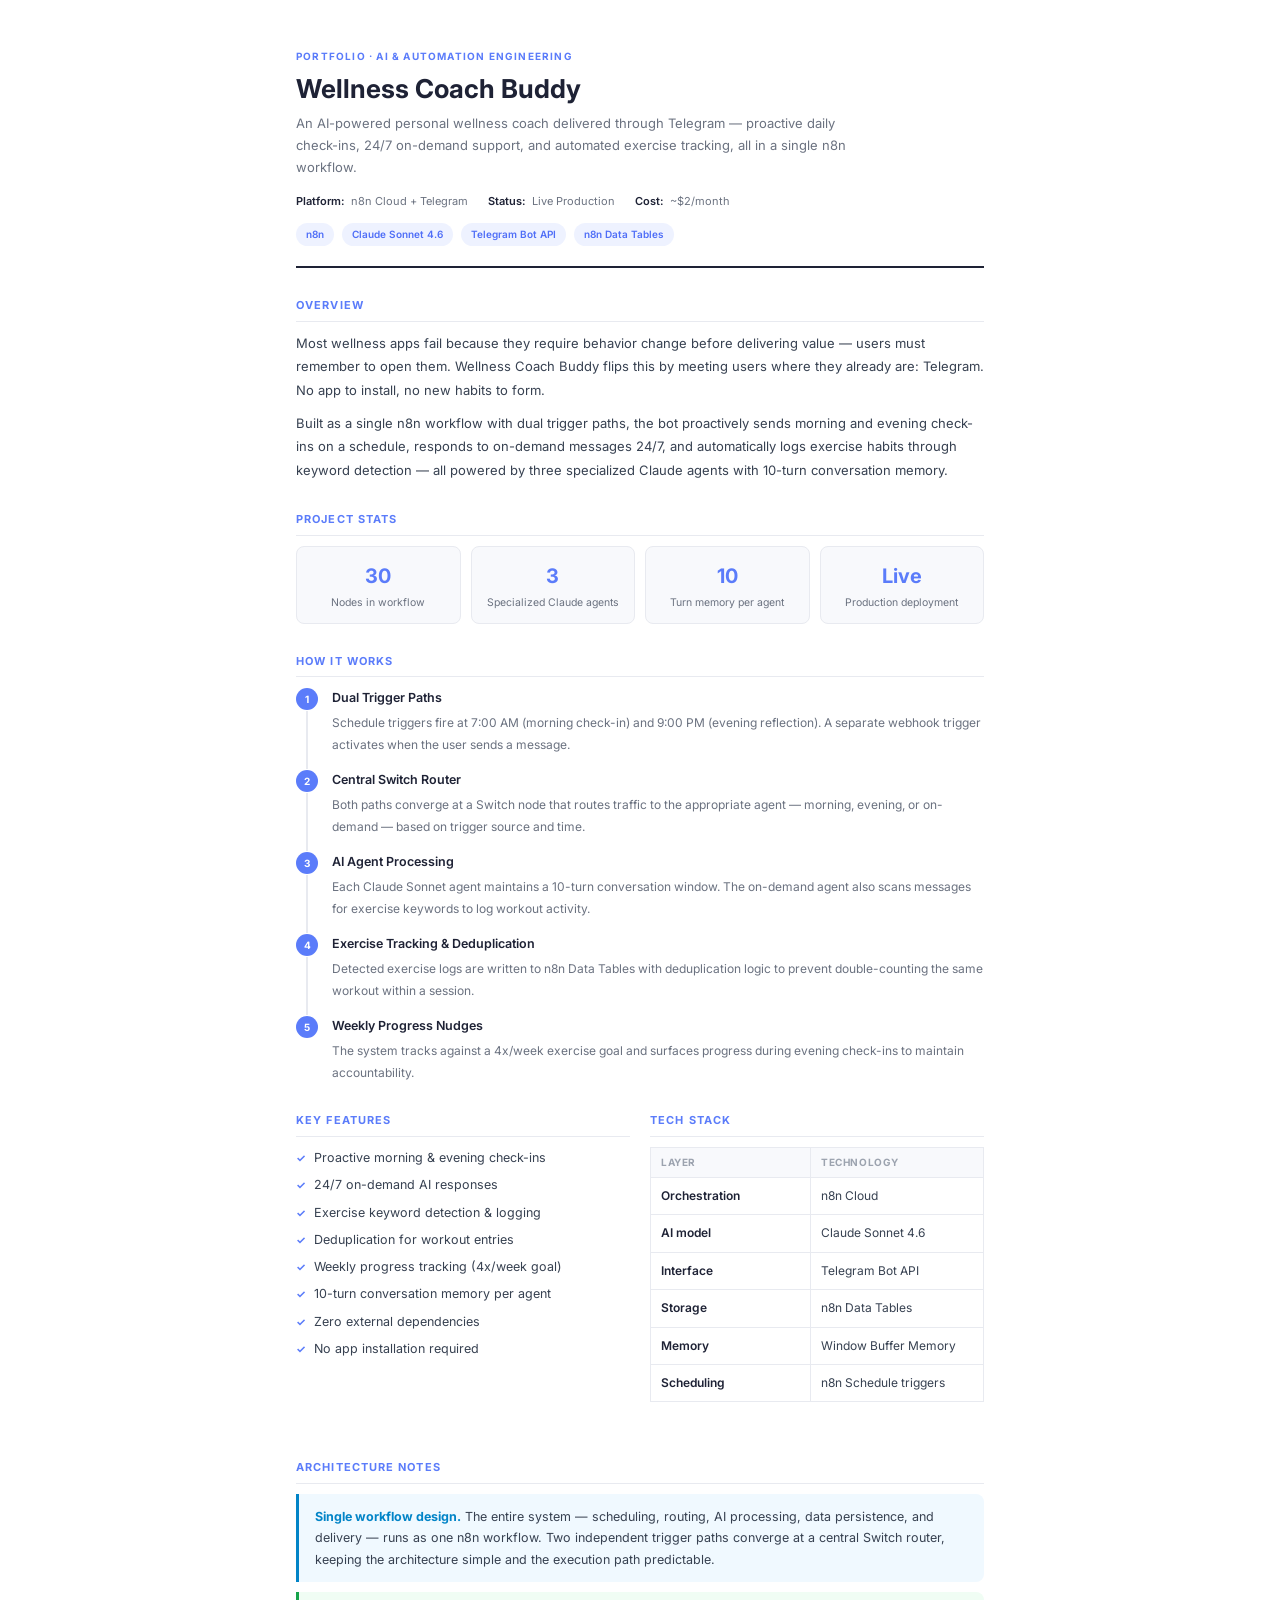
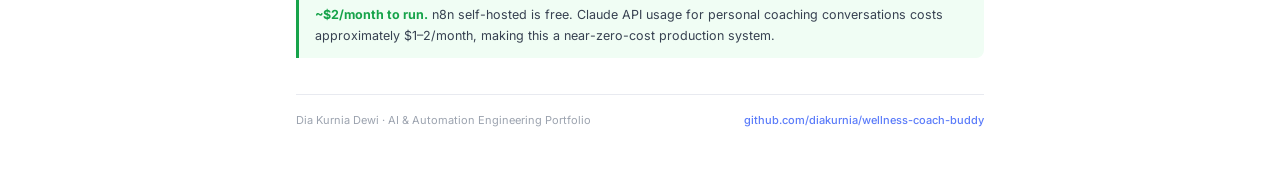
<file: wellness-coach-portfolio.html>
<!DOCTYPE html>
<html lang="en">
<head>
  <meta charset="UTF-8" />
  <meta name="viewport" content="width=device-width, initial-scale=1.0" />
  <title>Wellness Coach Buddy — Portfolio</title>
  <link href="https://fonts.googleapis.com/css2?family=Inter:wght@300;400;500;600;700&display=swap" rel="stylesheet" />
  <style>
    * { box-sizing: border-box; margin: 0; padding: 0; }
    body {
      font-family: 'Inter', sans-serif;
      background: #fff;
      color: #1E2235;
      font-size: 13px;
      line-height: 1.7;
      padding: 48px 56px;
      max-width: 800px;
      margin: 0 auto;
    }
    .header { border-bottom: 2px solid #1E2235; padding-bottom: 20px; margin-bottom: 28px; }
    .header-tag { font-size: 10px; font-weight: 700; letter-spacing: 0.12em; text-transform: uppercase; color: #5B7CFA; margin-bottom: 8px; }
    .header h1 { font-size: 26px; font-weight: 700; line-height: 1.2; margin-bottom: 8px; }
    .header-sub { font-size: 13px; color: #6B7280; max-width: 560px; }
    .header-meta { display: flex; gap: 20px; margin-top: 14px; flex-wrap: wrap; }
    .meta-item { display: flex; align-items: center; gap: 6px; font-size: 11px; color: #6B7280; }
    .meta-item strong { color: #1E2235; font-weight: 600; }
    .tag-row { display: flex; gap: 8px; flex-wrap: wrap; margin-top: 12px; }
    .tag { font-size: 10px; font-weight: 600; background: #EEF2FF; color: #4F6EF7; padding: 3px 10px; border-radius: 20px; }
    .section { margin-bottom: 28px; }
    .section-title { font-size: 11px; font-weight: 700; letter-spacing: 0.1em; text-transform: uppercase; color: #5B7CFA; margin-bottom: 10px; padding-bottom: 6px; border-bottom: 1px solid #E8EAF0; }
    .overview p { color: #374151; line-height: 1.8; margin-bottom: 10px; }
    .two-col { display: grid; grid-template-columns: 1fr 1fr; gap: 20px; margin-bottom: 28px; }
    .feature-list { list-style: none; display: flex; flex-direction: column; gap: 6px; }
    .feature-list li { display: flex; align-items: flex-start; gap: 8px; font-size: 12.5px; color: #374151; }
    .feature-list li::before { content: '✓'; color: #5B7CFA; font-weight: 700; font-size: 11px; margin-top: 2px; flex-shrink: 0; }
    .workflow { display: flex; flex-direction: column; gap: 0; }
    .workflow-step { display: flex; gap: 14px; align-items: flex-start; position: relative; padding-bottom: 14px; }
    .workflow-step:last-child { padding-bottom: 0; }
    .step-num { width: 22px; height: 22px; border-radius: 50%; background: #5B7CFA; color: #fff; font-size: 10px; font-weight: 700; display: flex; align-items: center; justify-content: center; flex-shrink: 0; margin-top: 1px; }
    .workflow-step:not(:last-child) .step-num::after { content: ''; position: absolute; left: 10px; top: 24px; bottom: 0; width: 1.5px; background: #E8EAF0; }
    .step-content strong { display: block; font-size: 12.5px; font-weight: 600; color: #1E2235; margin-bottom: 2px; }
    .step-content span { font-size: 12px; color: #6B7280; }
    .stats-grid { display: grid; grid-template-columns: repeat(4, 1fr); gap: 10px; }
    .stat-card { background: #F8F9FC; border: 1px solid #E8EAF0; border-radius: 8px; padding: 12px 14px; text-align: center; }
    .stat-card .value { font-size: 20px; font-weight: 700; color: #5B7CFA; }
    .stat-card .label { font-size: 10.5px; color: #6B7280; margin-top: 3px; line-height: 1.4; }
    .tech-table { width: 100%; border-collapse: collapse; }
    .tech-table th { text-align: left; font-size: 10px; font-weight: 700; letter-spacing: 0.06em; text-transform: uppercase; color: #9CA3AF; padding: 6px 10px; background: #F8F9FC; border: 1px solid #E8EAF0; }
    .tech-table td { padding: 8px 10px; font-size: 12px; color: #374151; border: 1px solid #E8EAF0; vertical-align: top; }
    .tech-table td:first-child { font-weight: 600; color: #1E2235; width: 160px; }
    .trigger-grid { display: grid; grid-template-columns: repeat(3, 1fr); gap: 10px; }
    .trigger-card { background: #F8F9FC; border: 1px solid #E8EAF0; border-radius: 8px; padding: 10px 12px; }
    .trigger-card .fn { font-size: 11px; font-weight: 600; color: #1E2235; margin-bottom: 3px; }
    .trigger-card .freq { font-size: 10.5px; color: #5B7CFA; font-weight: 500; }
    .arch-note { background: #F0F9FF; border-left: 3px solid #0284C7; padding: 12px 16px; border-radius: 0 8px 8px 0; font-size: 12.5px; color: #374151; }
    .arch-note strong { color: #0284C7; }
    .cost-note { background: #F0FDF4; border-left: 3px solid #16A34A; padding: 12px 16px; border-radius: 0 8px 8px 0; font-size: 12.5px; color: #374151; margin-top: 10px; }
    .cost-note strong { color: #16A34A; }
    .footer { margin-top: 36px; padding-top: 16px; border-top: 1px solid #E8EAF0; display: flex; justify-content: space-between; align-items: center; }
    .footer span { font-size: 11px; color: #9CA3AF; }
    .footer a { font-size: 11px; color: #5B7CFA; text-decoration: none; font-weight: 500; }
  </style>
</head>
<body>

  <div class="header">
    <div class="header-tag">Portfolio · AI & Automation Engineering</div>
    <h1>Wellness Coach Buddy</h1>
    <p class="header-sub">
      An AI-powered personal wellness coach delivered through Telegram — proactive daily check-ins,
      24/7 on-demand support, and automated exercise tracking, all in a single n8n workflow.
    </p>
    <div class="header-meta">
      <div class="meta-item"><strong>Platform:</strong> n8n Cloud + Telegram</div>
      <div class="meta-item"><strong>Status:</strong> Live Production</div>
      <div class="meta-item"><strong>Cost:</strong> ~$2/month</div>
    </div>
    <div class="tag-row">
      <span class="tag">n8n</span>
      <span class="tag">Claude Sonnet 4.6</span>
      <span class="tag">Telegram Bot API</span>
      <span class="tag">n8n Data Tables</span>
    </div>
  </div>

  <div class="section overview">
    <div class="section-title">Overview</div>
    <p>
      Most wellness apps fail because they require behavior change before delivering value — users must
      remember to open them. Wellness Coach Buddy flips this by meeting users where they already are:
      Telegram. No app to install, no new habits to form.
    </p>
    <p>
      Built as a single n8n workflow with dual trigger paths, the bot proactively sends morning and
      evening check-ins on a schedule, responds to on-demand messages 24/7, and automatically logs
      exercise habits through keyword detection — all powered by three specialized Claude agents with
      10-turn conversation memory.
    </p>
  </div>

  <div class="section">
    <div class="section-title">Project Stats</div>
    <div class="stats-grid">
      <div class="stat-card">
        <div class="value">30</div>
        <div class="label">Nodes in workflow</div>
      </div>
      <div class="stat-card">
        <div class="value">3</div>
        <div class="label">Specialized Claude agents</div>
      </div>
      <div class="stat-card">
        <div class="value">10</div>
        <div class="label">Turn memory per agent</div>
      </div>
      <div class="stat-card">
        <div class="value">Live</div>
        <div class="label">Production deployment</div>
      </div>
    </div>
  </div>

  <div class="section">
    <div class="section-title">How It Works</div>
    <div class="workflow">
      <div class="workflow-step">
        <div class="step-num">1</div>
        <div class="step-content">
          <strong>Dual Trigger Paths</strong>
          <span>Schedule triggers fire at 7:00 AM (morning check-in) and 9:00 PM (evening reflection). A separate webhook trigger activates when the user sends a message.</span>
        </div>
      </div>
      <div class="workflow-step">
        <div class="step-num">2</div>
        <div class="step-content">
          <strong>Central Switch Router</strong>
          <span>Both paths converge at a Switch node that routes traffic to the appropriate agent — morning, evening, or on-demand — based on trigger source and time.</span>
        </div>
      </div>
      <div class="workflow-step">
        <div class="step-num">3</div>
        <div class="step-content">
          <strong>AI Agent Processing</strong>
          <span>Each Claude Sonnet agent maintains a 10-turn conversation window. The on-demand agent also scans messages for exercise keywords to log workout activity.</span>
        </div>
      </div>
      <div class="workflow-step">
        <div class="step-num">4</div>
        <div class="step-content">
          <strong>Exercise Tracking & Deduplication</strong>
          <span>Detected exercise logs are written to n8n Data Tables with deduplication logic to prevent double-counting the same workout within a session.</span>
        </div>
      </div>
      <div class="workflow-step">
        <div class="step-num">5</div>
        <div class="step-content">
          <strong>Weekly Progress Nudges</strong>
          <span>The system tracks against a 4x/week exercise goal and surfaces progress during evening check-ins to maintain accountability.</span>
        </div>
      </div>
    </div>
  </div>

  <div class="two-col">
    <div class="section">
      <div class="section-title">Key Features</div>
      <ul class="feature-list">
        <li>Proactive morning & evening check-ins</li>
        <li>24/7 on-demand AI responses</li>
        <li>Exercise keyword detection & logging</li>
        <li>Deduplication for workout entries</li>
        <li>Weekly progress tracking (4x/week goal)</li>
        <li>10-turn conversation memory per agent</li>
        <li>Zero external dependencies</li>
        <li>No app installation required</li>
      </ul>
    </div>
    <div class="section">
      <div class="section-title">Tech Stack</div>
      <table class="tech-table">
        <thead><tr><th>Layer</th><th>Technology</th></tr></thead>
        <tbody>
          <tr><td>Orchestration</td><td>n8n Cloud</td></tr>
          <tr><td>AI model</td><td>Claude Sonnet 4.6</td></tr>
          <tr><td>Interface</td><td>Telegram Bot API</td></tr>
          <tr><td>Storage</td><td>n8n Data Tables</td></tr>
          <tr><td>Memory</td><td>Window Buffer Memory</td></tr>
          <tr><td>Scheduling</td><td>n8n Schedule triggers</td></tr>
        </tbody>
      </table>
    </div>
  </div>

  <div class="section">
    <div class="section-title">Architecture Notes</div>
    <div class="arch-note">
      <strong>Single workflow design.</strong> The entire system — scheduling, routing, AI processing, data persistence,
      and delivery — runs as one n8n workflow. Two independent trigger paths converge at a central Switch router,
      keeping the architecture simple and the execution path predictable.
    </div>
    <div class="cost-note">
      <strong>~$2/month to run.</strong> n8n self-hosted is free. Claude API usage for personal coaching conversations
      costs approximately $1–2/month, making this a near-zero-cost production system.
    </div>
  </div>

  <div class="footer">
    <span>Dia Kurnia Dewi · AI & Automation Engineering Portfolio</span>
    <a href="https://github.com/diakurnia/wellness-coach-buddy" target="_blank">github.com/diakurnia/wellness-coach-buddy</a>
  </div>

</body>
</html>
</file>
<file: style.css>
/* ── Reset & Base ─────────────────────────────────────────────── */
*, *::before, *::after { box-sizing: border-box; margin: 0; padding: 0; }

:root {
  --bg:        #F8F9FC;
  --surface:   #FFFFFF;
  --border:    #E8EAF0;
  --text:      #1E2235;
  --muted:     #6B7280;
  --accent:    #5B7CFA;
  --accent-light: #EEF2FF;
  --accent2:   #7C9EFF;
  --tag-bg:    #EEF2FF;
  --tag-text:  #4F6EF7;
  --radius:    14px;
  --shadow:    0 2px 16px rgba(91,124,250,0.07);
  --shadow-lg: 0 8px 32px rgba(91,124,250,0.12);
  --analytics-bg:      #EEF2FF;
  --analytics-text:    #4F6EF7;
  --analytics-border:  #C7D2FE;
  --analytics-body-bg: #FAFBFF;
  --automation-bg:      #F0FDF4;
  --automation-text:    #16A34A;
  --automation-border:  #A7F3D0;
  --automation-body-bg: #F7FFFE;
}

html { scroll-behavior: smooth; }

body {
  font-family: 'Inter', sans-serif;
  background: var(--bg);
  color: var(--text);
  line-height: 1.7;
  font-size: 15px;
}

a { text-decoration: none; color: inherit; }

ul { list-style: none; }

.container {
  max-width: 960px;
  margin: 0 auto;
  padding: 0 24px;
}

/* ── Nav ──────────────────────────────────────────────────────── */
#navbar {
  position: fixed;
  top: 0; left: 0; right: 0;
  z-index: 100;
  background: rgba(248,249,252,0.85);
  backdrop-filter: blur(12px);
  border-bottom: 1px solid var(--border);
  transition: box-shadow 0.3s;
}
#navbar.scrolled { box-shadow: var(--shadow); }

.nav-inner {
  max-width: 960px;
  margin: 0 auto;
  padding: 0 24px;
  height: 60px;
  display: flex;
  align-items: center;
  justify-content: space-between;
}

.nav-logo {
  font-weight: 600;
  font-size: 15px;
  color: var(--text);
}

.nav-links {
  display: flex;
  gap: 32px;
}

.nav-links a {
  font-size: 14px;
  color: var(--muted);
  font-weight: 500;
  transition: color 0.2s;
}
.nav-links a:hover { color: var(--accent); }

/* ── Buttons ──────────────────────────────────────────────────── */
.btn-primary {
  display: inline-flex;
  align-items: center;
  gap: 6px;
  background: var(--accent);
  color: #fff;
  padding: 10px 22px;
  border-radius: 8px;
  font-size: 14px;
  font-weight: 600;
  transition: background 0.2s, transform 0.15s;
}
.btn-primary:hover { background: #4A6AE8; transform: translateY(-1px); }

.btn-outline {
  display: inline-flex;
  align-items: center;
  gap: 6px;
  background: transparent;
  color: var(--accent);
  border: 1.5px solid var(--accent);
  padding: 10px 22px;
  border-radius: 8px;
  font-size: 14px;
  font-weight: 600;
  transition: all 0.2s;
}
.btn-outline:hover { background: var(--accent-light); }

/* ── Hero ─────────────────────────────────────────────────────── */
#hero {
  min-height: 100vh;
  display: flex;
  align-items: center;
  padding: 100px 24px 60px;
  max-width: 960px;
  margin: 0 auto;
  gap: 48px;
}

.hero-content { flex: 1; }

.hero-tag {
  display: inline-block;
  background: var(--tag-bg);
  color: var(--tag-text);
  font-size: 12px;
  font-weight: 600;
  letter-spacing: 0.08em;
  text-transform: uppercase;
  padding: 5px 12px;
  border-radius: 20px;
  margin-bottom: 20px;
}

.hero-content h1 {
  font-size: clamp(20px, 2vw, 28px);
  font-weight: 700;
  line-height: 1.3;
  margin-bottom: 20px;
  color: var(--text);
}

.accent { color: var(--accent); }

.hero-sub {
  font-size: 16px;
  color: var(--muted);
  max-width: 480px;
  margin-bottom: 32px;
  line-height: 1.75;
}

.hero-btns { display: flex; gap: 12px; flex-wrap: wrap; }

/* Hero Visual */
.hero-visual { flex: 0 0 260px; }

.flow-card {
  background: var(--surface);
  border: 1px solid var(--border);
  border-radius: var(--radius);
  padding: 28px 24px;
  box-shadow: var(--shadow-lg);
  display: flex;
  flex-direction: column;
  align-items: center;
  gap: 8px;
}

.flow-step {
  width: 100%;
  padding: 12px 16px;
  border-radius: 10px;
  font-size: 14px;
  font-weight: 600;
  text-align: center;
}
.step-1 { background: #EEF2FF; color: #4F6EF7; }
.step-2 { background: #F0FDF4; color: #16A34A; }
.step-3 { background: #FFF7ED; color: #EA580C; }

.flow-arrow {
  font-size: 18px;
  color: var(--border);
  font-weight: 300;
}

/* ── Sections ─────────────────────────────────────────────────── */
section { padding: 80px 0; }

.section-label {
  font-size: 12px;
  font-weight: 700;
  letter-spacing: 0.1em;
  text-transform: uppercase;
  color: var(--accent);
  margin-bottom: 10px;
}

.section-title {
  font-size: clamp(24px, 3vw, 34px);
  font-weight: 700;
  line-height: 1.25;
  margin-bottom: 40px;
  color: var(--text);
}

/* ── About ────────────────────────────────────────────────────── */
#about { background: var(--surface); }

.about-grid {
  display: grid;
  grid-template-columns: 1fr 1fr;
  gap: 48px;
  align-items: start;
}

.about-text p {
  color: var(--muted);
  margin-bottom: 16px;
  line-height: 1.8;
}
.about-text p strong { color: var(--text); }
.about-text p em { color: var(--accent); font-style: normal; font-weight: 500; }

/* Journey */
.about-journey { display: flex; flex-direction: column; gap: 0; }

.journey-item {
  display: flex;
  gap: 16px;
  position: relative;
  padding-bottom: 28px;
}
.journey-item:last-child { padding-bottom: 0; }

.journey-item::before {
  content: '';
  position: absolute;
  left: 7px;
  top: 20px;
  bottom: 0;
  width: 1.5px;
  background: var(--border);
}
.journey-item:last-child::before { display: none; }

.journey-dot {
  width: 16px;
  height: 16px;
  border-radius: 50%;
  background: var(--border);
  border: 2px solid var(--surface);
  flex-shrink: 0;
  margin-top: 4px;
  box-shadow: 0 0 0 2px var(--border);
}
.journey-dot.active {
  background: var(--accent);
  box-shadow: 0 0 0 3px var(--accent-light);
}
.journey-dot.future {
  background: var(--bg);
  border: 2px dashed var(--border);
  box-shadow: none;
}

.journey-content { flex: 1; }
.journey-year {
  font-size: 11px;
  font-weight: 600;
  color: var(--accent);
  letter-spacing: 0.05em;
  display: block;
  margin-bottom: 2px;
  text-transform: uppercase;
}
.journey-content strong {
  display: block;
  font-size: 14px;
  font-weight: 600;
  color: var(--text);
  margin-bottom: 4px;
}
.journey-content p { font-size: 13px; color: var(--muted); line-height: 1.6; }

/* ── Skills ───────────────────────────────────────────────────── */
#skills { background: var(--bg); }

.skills-grid {
  display: grid;
  grid-template-columns: repeat(3, 1fr);
  gap: 20px;
}

.skill-card {
  background: var(--surface);
  border: 1px solid var(--border);
  border-radius: var(--radius);
  padding: 28px 24px;
  box-shadow: var(--shadow);
  transition: box-shadow 0.2s, transform 0.2s;
}
.skill-card:hover {
  box-shadow: var(--shadow-lg);
  transform: translateY(-2px);
}

.skill-icon { font-size: 28px; margin-bottom: 14px; }

.skill-card h3 {
  font-size: 15px;
  font-weight: 700;
  margin-bottom: 14px;
  color: var(--text);
}

.skill-card ul { display: flex; flex-direction: column; gap: 8px; }
.skill-card li {
  font-size: 13px;
  color: var(--muted);
  padding-left: 14px;
  position: relative;
}
.skill-card li::before {
  content: '·';
  position: absolute;
  left: 4px;
  color: var(--accent);
  font-weight: 700;
}

/* ── Projects ─────────────────────────────────────────────────── */
#projects { background: var(--surface); }

.project-card {
  background: var(--bg);
  border: 1px solid var(--border);
  border-radius: var(--radius);
  padding: 32px;
  margin-bottom: 20px;
  transition: box-shadow 0.2s;
}
.project-card:hover { box-shadow: var(--shadow-lg); }
.project-card.featured {
  border-color: var(--accent);
  background: linear-gradient(135deg, #F8F9FF 0%, #FFFFFF 100%);
}

.project-meta {
  display: flex;
  align-items: center;
  gap: 10px;
  margin-bottom: 16px;
}

.project-tag {
  font-size: 12px;
  font-weight: 600;
  color: var(--tag-text);
  background: var(--tag-bg);
  padding: 4px 12px;
  border-radius: 20px;
}

.project-badge {
  font-size: 11px;
  font-weight: 700;
  color: #fff;
  background: var(--accent);
  padding: 3px 10px;
  border-radius: 20px;
  letter-spacing: 0.05em;
  text-transform: uppercase;
}

.project-body {
  display: grid;
  grid-template-columns: 1fr auto;
  gap: 32px;
  align-items: start;
}

.project-info h3 {
  font-size: 20px;
  font-weight: 700;
  margin-bottom: 10px;
  color: var(--text);
}

.project-desc {
  color: var(--muted);
  font-size: 14px;
  line-height: 1.75;
  margin-bottom: 20px;
}

/* Highlights */
.project-highlights {
  display: flex;
  gap: 20px;
  margin-bottom: 20px;
}
.highlight {
  text-align: center;
}
.highlight strong {
  display: block;
  font-size: 22px;
  font-weight: 700;
  color: var(--accent);
  line-height: 1.2;
}
.highlight span {
  font-size: 11px;
  color: var(--muted);
  text-transform: uppercase;
  letter-spacing: 0.05em;
  font-weight: 600;
}

.project-features {
  display: flex;
  flex-direction: column;
  gap: 8px;
  margin-bottom: 24px;
}
.project-features li { font-size: 13.5px; color: var(--muted); }

.project-links { display: flex; gap: 10px; }

/* Workflow diagram */
.project-visual { flex-shrink: 0; }

.workflow-diagram {
  background: var(--surface);
  border: 1px solid var(--border);
  border-radius: 12px;
  padding: 20px 16px;
  display: flex;
  flex-direction: column;
  align-items: center;
  gap: 6px;
  min-width: 140px;
  box-shadow: var(--shadow);
}

.wd-node {
  width: 110px;
  padding: 9px 10px;
  border-radius: 8px;
  font-size: 11px;
  font-weight: 600;
  text-align: center;
  line-height: 1.3;
}
.wd-node.trigger { background: #EEF2FF; color: #4F6EF7; }
.wd-node.logic   { background: #FFF7ED; color: #EA580C; }
.wd-node.ai      { background: #F0FDF4; color: #16A34A; }
.wd-node.output  { background: #F0F9FF; color: #0284C7; }

.wd-arrow { font-size: 14px; color: var(--border); }

.wd-row2 {
  margin-top: 8px;
  padding-top: 12px;
  border-top: 1px dashed var(--border);
  width: 100%;
  display: flex;
  flex-direction: column;
  align-items: center;
  gap: 6px;
}

/* ── Projects Two-Column Layout ─────────────────────────────── */
.projects-columns {
  display: grid;
  grid-template-columns: 1fr 1fr;
  gap: 20px;
  align-items: start;
}

.projects-col {
  display: flex;
  flex-direction: column;
}

.project-col-header {
  display: flex;
  align-items: center;
  gap: 8px;
  padding: 10px 16px;
  border-radius: var(--radius) var(--radius) 0 0;
  font-size: 13px;
  font-weight: 700;
  border: 1px solid;
  border-bottom: none;
}
.project-col-header.analytics {
  background: var(--analytics-bg);
  color: var(--analytics-text);
  border-color: var(--analytics-border);
}
.project-col-header.automation {
  background: var(--automation-bg);
  color: var(--automation-text);
  border-color: var(--automation-border);
}

.project-col-body {
  border: 1px solid;
  border-radius: 0 0 var(--radius) var(--radius);
  padding: 14px;
  display: flex;
  flex-direction: column;
  gap: 12px;
}
.project-col-body.analytics {
  background: var(--analytics-body-bg);
  border-color: var(--analytics-border);
}
.project-col-body.automation {
  background: var(--automation-body-bg);
  border-color: var(--automation-border);
}

.project-card-compact {
  background: var(--surface);
  border: 1px solid var(--border);
  border-radius: 10px;
  padding: 18px;
  transition: box-shadow 0.2s;
}
.project-card-compact:hover { box-shadow: var(--shadow-lg); }
.project-card-compact.featured {
  border-color: var(--accent);
  background: linear-gradient(135deg, #F8F9FF 0%, #FFFFFF 100%);
}

.project-card-compact .project-meta { margin-bottom: 10px; }

.project-card-compact h3 {
  font-size: 15px;
  font-weight: 700;
  margin-bottom: 8px;
  color: var(--text);
}

.project-card-compact .project-desc {
  font-size: 13px;
  color: var(--muted);
  line-height: 1.65;
  margin-bottom: 14px;
}

/* ── Contact ──────────────────────────────────────────────────── */
#contact { background: var(--bg); }

.contact-sub {
  color: var(--muted);
  max-width: 480px;
  margin-bottom: 36px;
  font-size: 15px;
  line-height: 1.75;
}

.contact-links {
  display: grid;
  grid-template-columns: repeat(2, 1fr);
  gap: 14px;
  max-width: 560px;
}

.contact-card {
  display: flex;
  align-items: center;
  gap: 14px;
  background: var(--surface);
  border: 1px solid var(--border);
  border-radius: var(--radius);
  padding: 18px 20px;
  transition: border-color 0.2s, box-shadow 0.2s, transform 0.15s;
}
.contact-card:hover {
  border-color: var(--accent);
  box-shadow: var(--shadow);
  transform: translateY(-2px);
}

.contact-icon { font-size: 22px; }

.contact-card div { display: flex; flex-direction: column; gap: 2px; }
.contact-card strong { font-size: 13px; font-weight: 700; color: var(--text); }
.contact-card span { font-size: 12px; color: var(--muted); }

/* ── Footer ───────────────────────────────────────────────────── */
footer {
  background: var(--surface);
  border-top: 1px solid var(--border);
  padding: 24px 0;
  text-align: center;
}
footer p { font-size: 13px; color: var(--muted); }

/* ── Responsive ───────────────────────────────────────────────── */
@media (max-width: 768px) {
  #hero { flex-direction: column; padding-top: 90px; gap: 32px; }
  .hero-visual { width: 100%; }
  .flow-card { flex-direction: row; flex-wrap: wrap; justify-content: center; }
  .about-grid { grid-template-columns: 1fr; }
  .skills-grid { grid-template-columns: 1fr; }
  .project-body { grid-template-columns: 1fr; }
  .project-visual { display: none; }
  .projects-columns { grid-template-columns: 1fr; }
  .contact-links { grid-template-columns: 1fr; }
  .nav-links { gap: 18px; }
}

@media (max-width: 480px) {
  .nav-links { display: none; }
  .hero-content h1 { font-size: 26px; }
}
</file>
